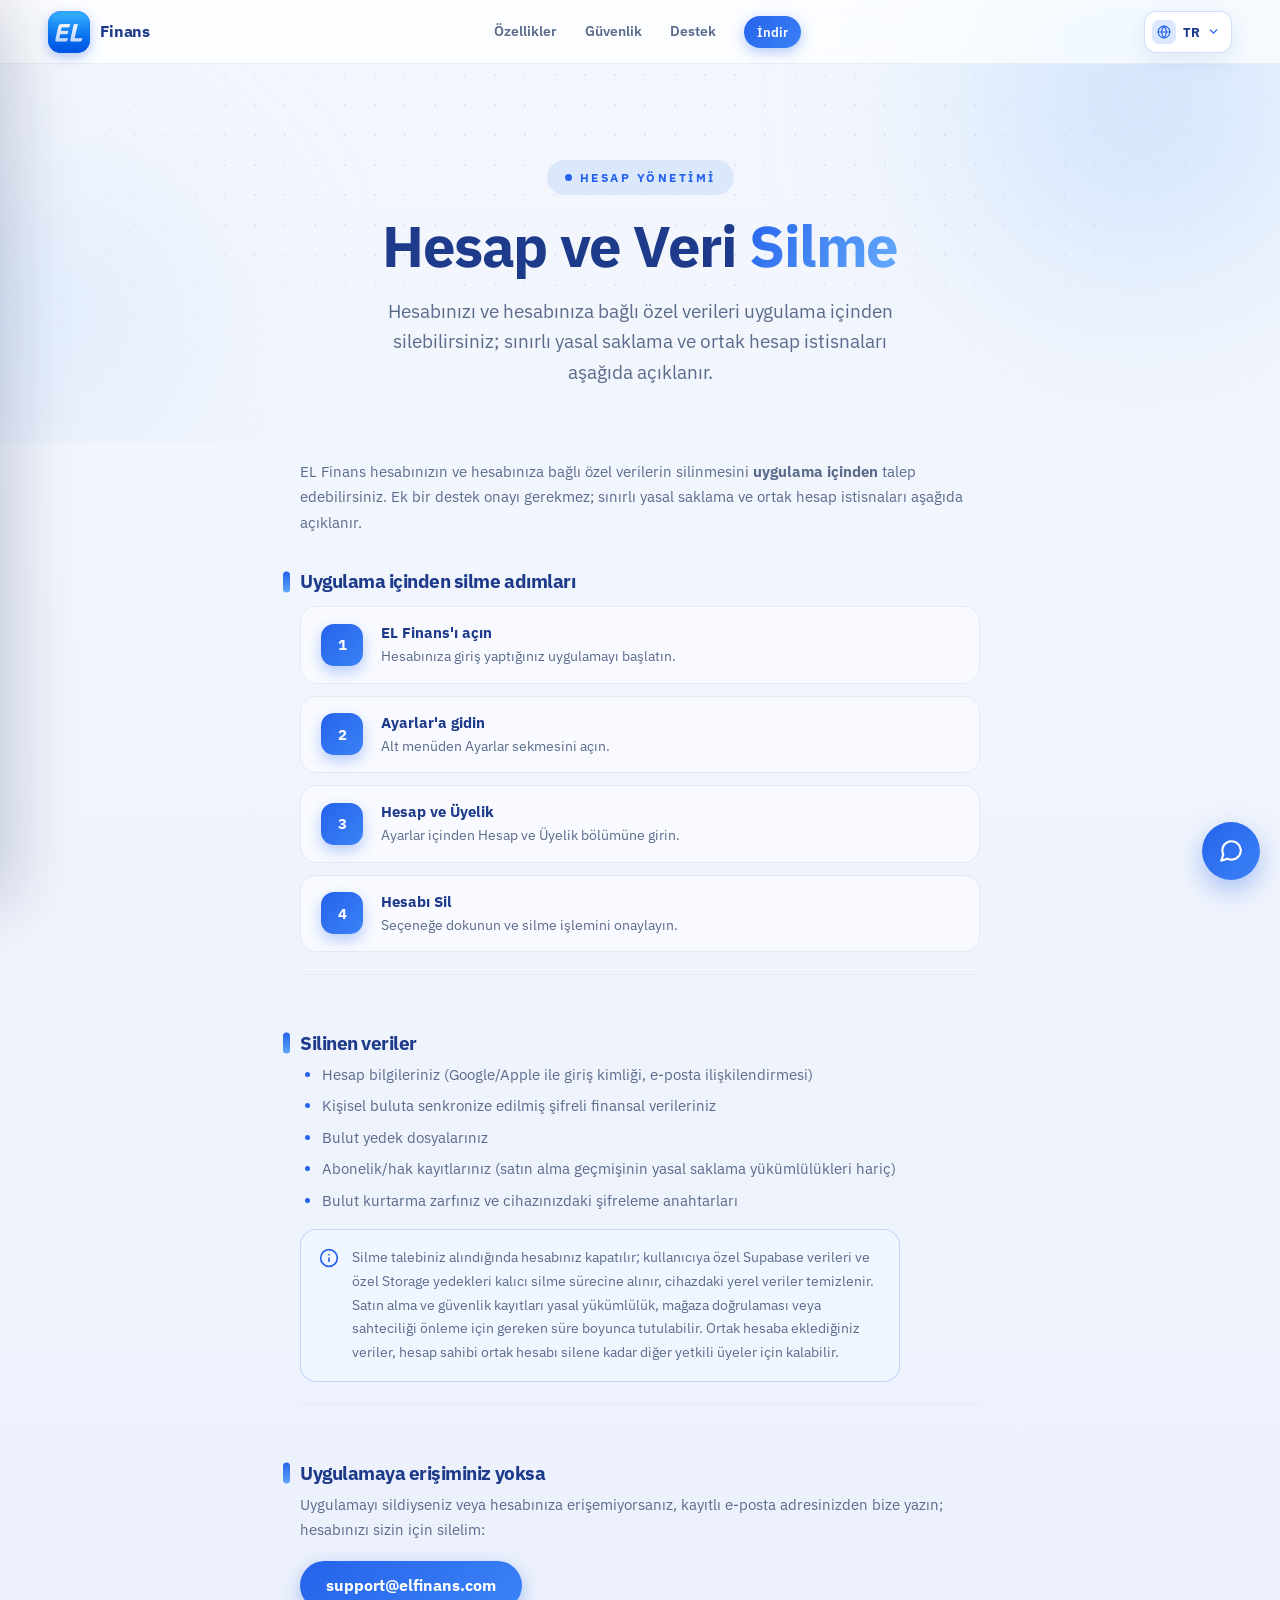
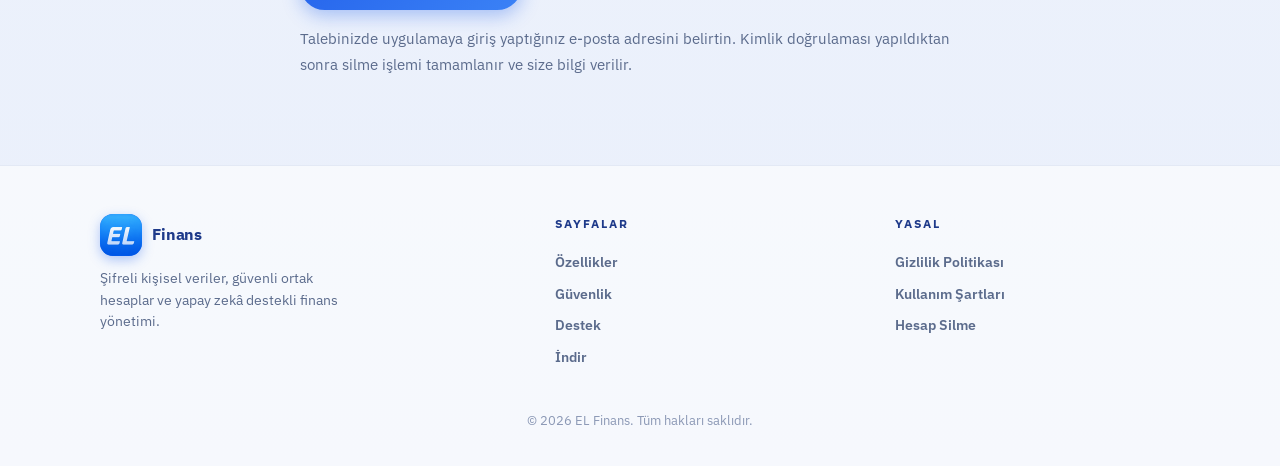
<file: account-deletion.html>
<!doctype html>
<html lang="tr" data-active-lang="tr">
<head>
  <meta charset="utf-8">
  <meta name="viewport" content="width=device-width, initial-scale=1">
  <title data-en="EL Finans - Account Deletion">EL Finans - Hesap Silme</title>
  <meta name="description" content="EL Finans hesabınızı ve hesaba bağlı verileri silme adımları ile yasal saklama istisnaları.">
  <link rel="icon" type="image/png" href="images/favicon-192.png">
  <link rel="apple-touch-icon" href="images/favicon-192.png">
  <link rel="preconnect" href="https://fonts.googleapis.com">
  <link rel="preconnect" href="https://fonts.gstatic.com" crossorigin>
  <link href="https://fonts.googleapis.com/css2?family=IBM+Plex+Sans:wght@400;500;600;700&display=swap" rel="stylesheet">
  <link rel="stylesheet" href="style.css?v=20260721-17">
</head>
<body>

<nav class="nav">
  <button type="button" class="nav-burger" aria-label="Menüyü aç" aria-expanded="false">
    <svg viewBox="0 0 24 24" fill="none" stroke="currentColor" stroke-width="2.2" stroke-linecap="round" aria-hidden="true"><path d="M4 6h16"/><path d="M4 12h16"/><path d="M4 18h16"/></svg>
  </button>
  <a class="brand" href="/" aria-label="EL Finans"><span class="brand-mark"><img src="images/logo-nav.png" alt="" width="42" height="42"></span><span class="brand-name">Finans</span></a>
  <div class="nav-links">
    <a href="/#features" data-en="Features">Özellikler</a>
    <a href="/#security" data-en="Security">Güvenlik</a>
    <a href="/support" data-en="Support">Destek</a>
    <a class="nav-cta" href="/#download" data-en="Download">İndir</a>
  </div>
  <div class="lang-switch" aria-label="Dil / Language">
    <button type="button" class="lang-toggle" aria-haspopup="listbox" aria-expanded="false">
      <svg viewBox="0 0 24 24" fill="none" stroke="currentColor" stroke-width="2" stroke-linecap="round" stroke-linejoin="round" aria-hidden="true"><circle cx="12" cy="12" r="10"/><path d="M2 12h20"/><path d="M12 2a15.3 15.3 0 0 1 4 10 15.3 15.3 0 0 1-4 10 15.3 15.3 0 0 1-4-10 15.3 15.3 0 0 1 4-10z"/></svg>
      <span class="lang-current">TR</span>
      <svg class="chev" viewBox="0 0 24 24" fill="none" stroke="currentColor" stroke-width="2.5" stroke-linecap="round" stroke-linejoin="round" aria-hidden="true"><path d="m6 9 6 6 6-6"/></svg>
    </button>
    <div class="lang-menu">
      <button type="button" data-set-lang="tr" aria-pressed="true">Türkçe</button>
      <button type="button" data-set-lang="en" aria-pressed="false">English</button>
    </div>
  </div>
</nav>

<header class="page-hero">
  <div class="hero-bg" aria-hidden="true">
    <div class="hero-dots"></div>
    <span class="orb orb-1"></span>
    <span class="orb orb-2"></span>
  </div>
  <span class="badge" data-en="Account Management">Hesap Yönetimi</span>
  <h1 data-en='Account &amp; Data <span class="accent">Deletion</span>'>Hesap ve Veri <span class="accent">Silme</span></h1>
  <p class="lede" data-en="You can request deletion of your account and account-scoped data from within the app; limited legal and shared-account retention exceptions apply.">Hesabınızı ve hesabınıza bağlı özel verileri uygulama içinden silebilirsiniz; sınırlı yasal saklama ve ortak hesap istisnaları aşağıda açıklanır.</p>
</header>

<main class="page-main">
  <article class="legal-content">
    <section data-lang="tr">
      <div class="legal-intro">
        <p>EL Finans hesabınızın ve hesabınıza bağlı özel verilerin silinmesini <strong>uygulama içinden</strong> talep edebilirsiniz. Ek bir destek onayı gerekmez; sınırlı yasal saklama ve ortak hesap istisnaları aşağıda açıklanır.</p>
      </div>
      <div class="legal-block">
        <h2>Uygulama içinden silme adımları</h2>
        <ol class="step-list">
        <li><span class="step-copy"><strong>EL Finans'ı açın</strong><span>Hesabınıza giriş yaptığınız uygulamayı başlatın.</span></span></li>
        <li><span class="step-copy"><strong>Ayarlar'a gidin</strong><span>Alt menüden Ayarlar sekmesini açın.</span></span></li>
        <li><span class="step-copy"><strong>Hesap ve Üyelik</strong><span>Ayarlar içinden Hesap ve Üyelik bölümüne girin.</span></span></li>
        <li><span class="step-copy"><strong>Hesabı Sil</strong><span>Seçeneğe dokunun ve silme işlemini onaylayın.</span></span></li>
        </ol>
      </div>
      <div class="legal-block">
        <h2>Silinen veriler</h2>
        <ul>
        <li>Hesap bilgileriniz (Google/Apple ile giriş kimliği, e-posta ilişkilendirmesi)</li>
        <li>Kişisel buluta senkronize edilmiş şifreli finansal verileriniz</li>
        <li>Bulut yedek dosyalarınız</li>
        <li>Abonelik/hak kayıtlarınız (satın alma geçmişinin yasal saklama yükümlülükleri hariç)</li>
        <li>Bulut kurtarma zarfınız ve cihazınızdaki şifreleme anahtarları</li>
        </ul>
        <div class="callout">
        <svg viewBox="0 0 24 24" fill="none" stroke="currentColor" stroke-width="2" stroke-linecap="round" stroke-linejoin="round" aria-hidden="true"><circle cx="12" cy="12" r="10"/><path d="M12 16v-4"/><path d="M12 8h.01"/></svg>
        <p>Silme talebiniz alındığında hesabınız kapatılır; kullanıcıya özel Supabase verileri ve özel Storage yedekleri kalıcı silme sürecine alınır, cihazdaki yerel veriler temizlenir. Satın alma ve güvenlik kayıtları yasal yükümlülük, mağaza doğrulaması veya sahteciliği önleme için gereken süre boyunca tutulabilir. Ortak hesaba eklediğiniz veriler, hesap sahibi ortak hesabı silene kadar diğer yetkili üyeler için kalabilir.</p>
        </div>
      </div>
      <div class="legal-block">
        <h2>Uygulamaya erişiminiz yoksa</h2>
        <p>Uygulamayı sildiyseniz veya hesabınıza erişemiyorsanız, kayıtlı e-posta adresinizden bize yazın; hesabınızı sizin için silelim:</p>
        <a class="mail-cta" href="mailto:support@elfinans.com?subject=Hesap%20Silme%20Talebi">support@elfinans.com</a>
        <p style="margin-top:16px">Talebinizde uygulamaya giriş yaptığınız e-posta adresini belirtin. Kimlik doğrulaması yapıldıktan sonra silme işlemi tamamlanır ve size bilgi verilir.</p>
      </div>
    </section>

    <section data-lang="en">
      <div class="legal-intro">
        <p>You can request deletion of your EL Finans account and account-scoped private data <strong>from within the app</strong>. No additional support approval is required; limited legal-retention and shared-account exceptions are explained below.</p>
      </div>
      <div class="legal-block">
        <h2>Deletion steps in the app</h2>
        <ol class="step-list">
        <li><span class="step-copy"><strong>Open EL Finans</strong><span>Launch the app you use to access your account.</span></span></li>
        <li><span class="step-copy"><strong>Go to Settings</strong><span>Open the Settings tab from the bottom menu.</span></span></li>
        <li><span class="step-copy"><strong>Account &amp; Membership</strong><span>Open Account &amp; Membership from Settings.</span></span></li>
        <li><span class="step-copy"><strong>Delete Account</strong><span>Tap the option and confirm the deletion.</span></span></li>
        </ol>
      </div>
      <div class="legal-block">
        <h2>Data that is deleted</h2>
        <ul>
        <li>Your account information (Google/Apple sign-in identity, email association)</li>
        <li>Your encrypted financial data synced to your personal cloud</li>
        <li>Your cloud backup files</li>
        <li>Your subscription/entitlement records (except purchase history subject to legal retention obligations)</li>
        <li>Your cloud recovery envelope and encryption keys from the device</li>
        </ul>
        <div class="callout">
        <svg viewBox="0 0 24 24" fill="none" stroke="currentColor" stroke-width="2" stroke-linecap="round" stroke-linejoin="round" aria-hidden="true"><circle cx="12" cy="12" r="10"/><path d="M12 16v-4"/><path d="M12 8h.01"/></svg>
        <p>Once your request is received, the account is closed; user-scoped Supabase data and private Storage backups enter permanent deletion, and local app data is cleared. Purchase and security records may remain for the period required by law, store verification, or fraud prevention. Data you added to a shared account may remain available to authorized members until the owner deletes that shared account.</p>
        </div>
      </div>
      <div class="legal-block">
        <h2>If you no longer have access to the app</h2>
        <p>If you deleted the app or cannot access your account, write to us from your registered email address and we will delete your account for you:</p>
        <a class="mail-cta" href="mailto:support@elfinans.com?subject=Account%20Deletion%20Request">support@elfinans.com</a>
        <p style="margin-top:16px">Include the email address you used to sign in to the app. After identity verification, the deletion is completed and you are notified.</p>
      </div>
    </section>
  </article>
</main>

<footer class="footer">
  <div class="footer-grid">
    <div class="footer-brand">
      <a class="brand" href="/" aria-label="EL Finans"><span class="brand-mark"><img src="images/logo-nav.png" alt="" width="42" height="42"></span><span class="brand-name">Finans</span></a>
      <p data-en="Encrypted personal data, secure shared accounts, and AI-powered finance management.">Şifreli kişisel veriler, güvenli ortak hesaplar ve yapay zekâ destekli finans yönetimi.</p>
    </div>
    <div class="footer-col">
      <h4 data-en="Pages">Sayfalar</h4>
      <a href="/#features" data-en="Features">Özellikler</a>
      <a href="/#security" data-en="Security">Güvenlik</a>
      <a href="/support" data-en="Support">Destek</a>
      <a href="/#download" data-en="Download">İndir</a>
    </div>
    <div class="footer-col">
      <h4 data-en="Legal">Yasal</h4>
      <a href="/privacy-policy" data-en="Privacy Policy">Gizlilik Politikası</a>
      <a href="/terms" data-en="Terms of Use">Kullanım Şartları</a>
      <a href="/account-deletion" data-en="Account Deletion">Hesap Silme</a>
    </div>
  </div>
  <div class="copy-line" data-en="© 2026 EL Finans. All rights reserved.">© 2026 EL Finans. Tüm hakları saklıdır.</div>
</footer>

<script src="script.js?v=20260721-18"></script>
</body>
</html>
</file>
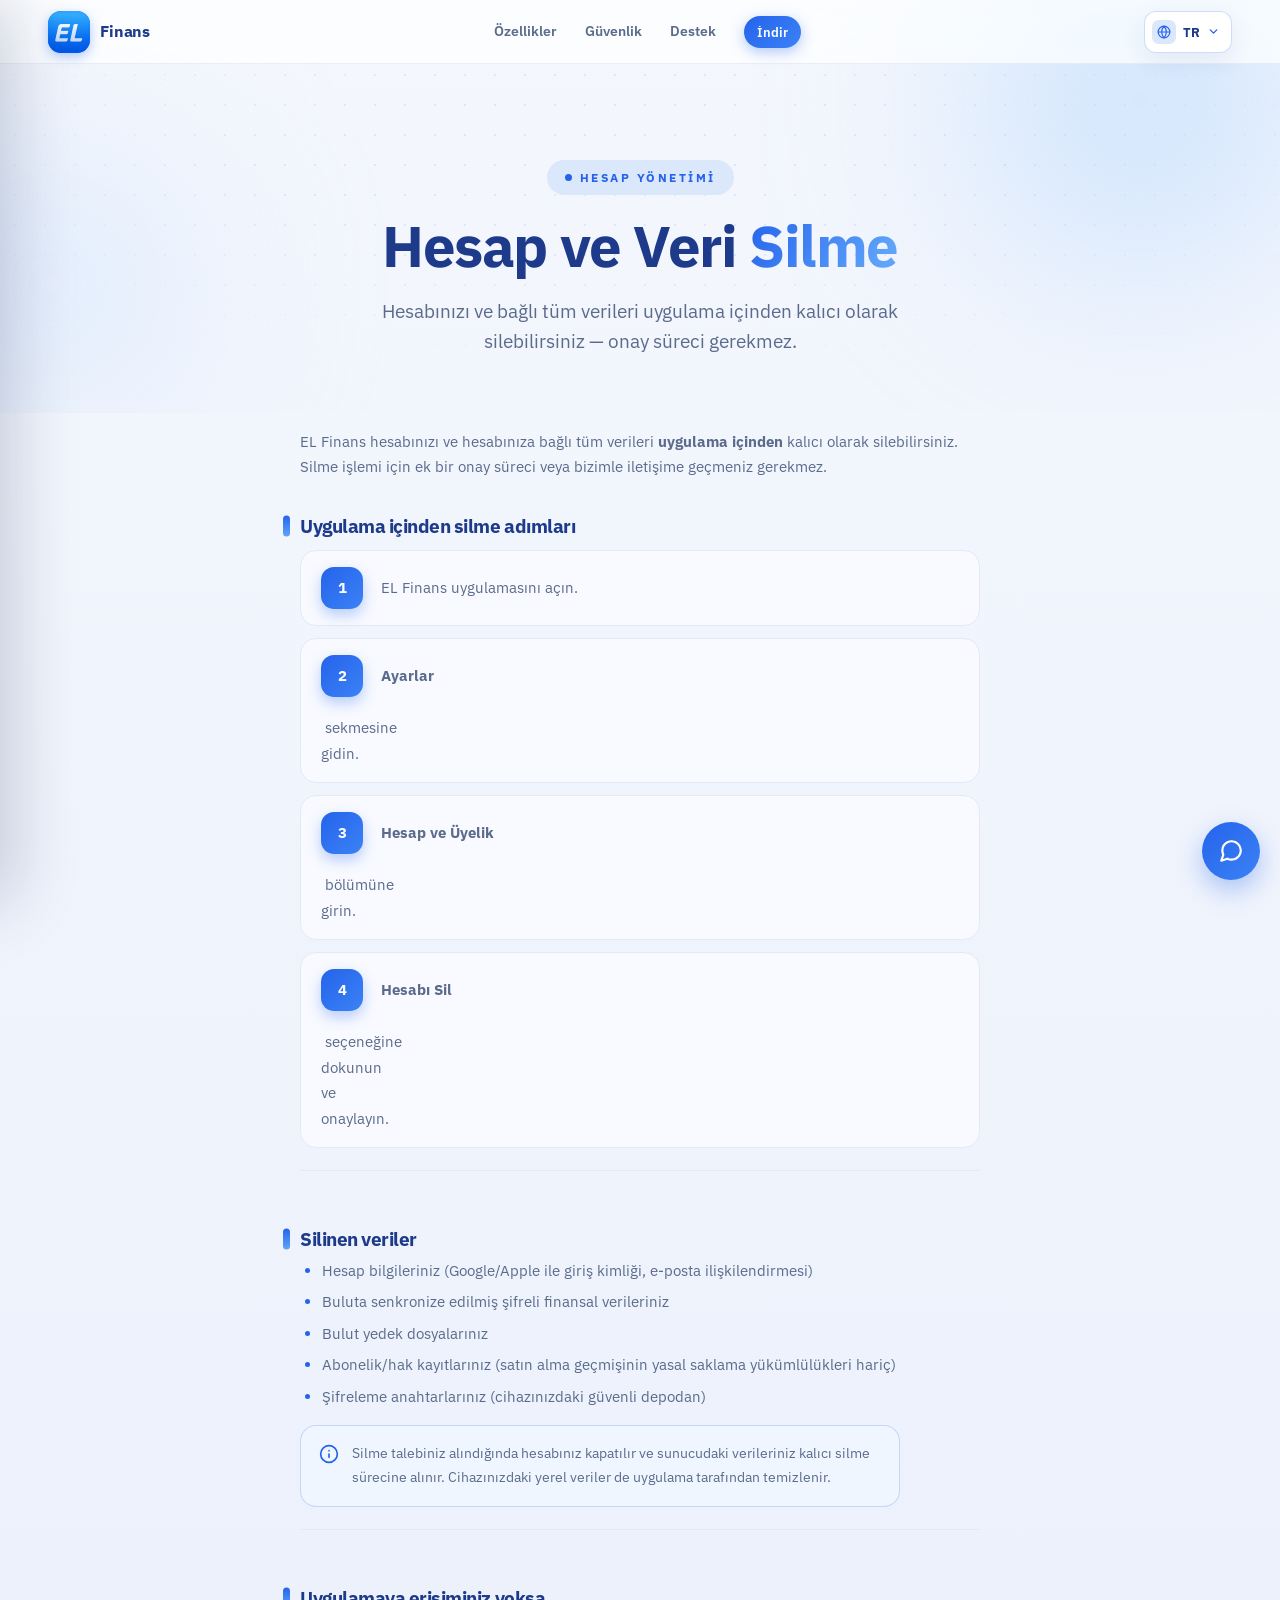
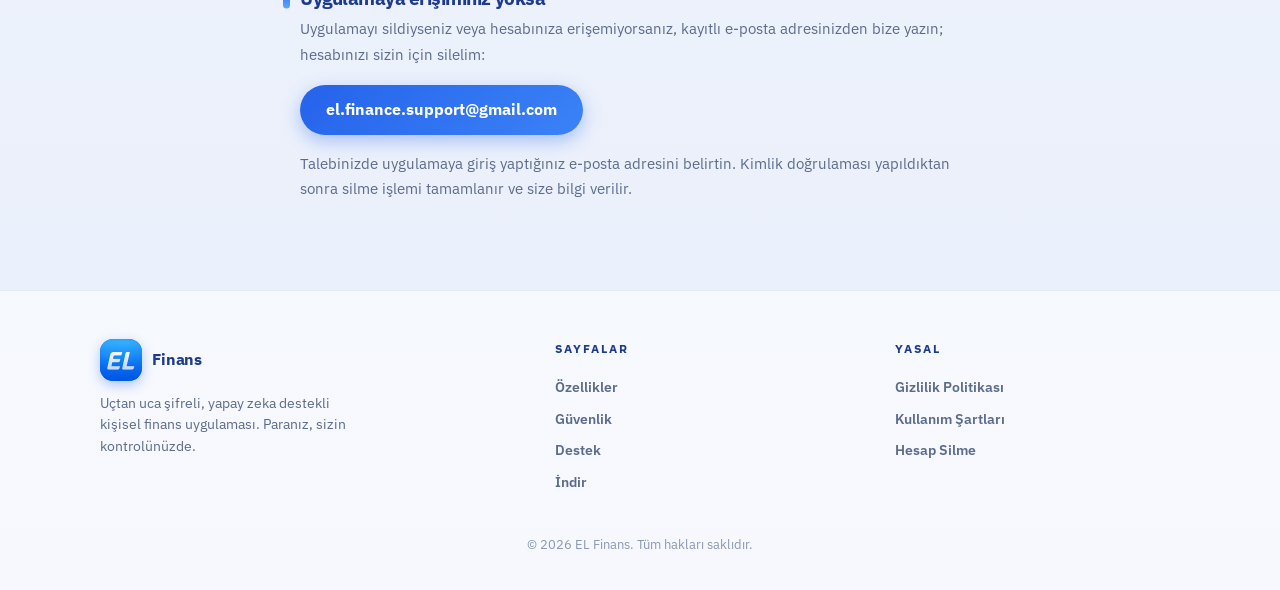
<file: hesap-silme.html>
<!doctype html>
<html lang="tr" data-active-lang="tr">
<head>
  <meta charset="utf-8">
  <meta name="viewport" content="width=device-width, initial-scale=1">
  <title data-en="EL Finans - Account Deletion">EL Finans - Hesap Silme</title>
  <meta name="description" content="EL Finans hesabınızı ve verilerinizi kalıcı olarak silme adımları.">
  <link rel="icon" type="image/png" href="images/favicon.png">
  <link rel="apple-touch-icon" href="images/favicon.png">
  <link rel="preconnect" href="https://fonts.googleapis.com">
  <link rel="preconnect" href="https://fonts.gstatic.com" crossorigin>
  <link href="https://fonts.googleapis.com/css2?family=IBM+Plex+Sans:wght@400;500;600;700&display=swap" rel="stylesheet">
  <link rel="stylesheet" href="style.css">
</head>
<body>

<nav class="nav">
  <button type="button" class="nav-burger" aria-label="Menüyü aç" aria-expanded="false">
    <svg viewBox="0 0 24 24" fill="none" stroke="currentColor" stroke-width="2.2" stroke-linecap="round" aria-hidden="true"><path d="M4 6h16"/><path d="M4 12h16"/><path d="M4 18h16"/></svg>
  </button>
  <a class="brand" href="/" aria-label="EL Finans"><span class="brand-mark"><img src="images/logo-nav.png" alt="" width="42" height="42"></span><span class="brand-name">Finans</span></a>
  <div class="nav-links">
    <a href="/#ozellikler" data-en="Features">Özellikler</a>
    <a href="/#guvenlik" data-en="Security">Güvenlik</a>
    <a href="/support" data-en="Support">Destek</a>
    <a class="nav-cta" href="/#indir" data-en="Download">İndir</a>
  </div>
  <div class="lang-switch" aria-label="Dil / Language">
    <button type="button" class="lang-toggle" aria-haspopup="listbox" aria-expanded="false">
      <svg viewBox="0 0 24 24" fill="none" stroke="currentColor" stroke-width="2" stroke-linecap="round" stroke-linejoin="round" aria-hidden="true"><circle cx="12" cy="12" r="10"/><path d="M2 12h20"/><path d="M12 2a15.3 15.3 0 0 1 4 10 15.3 15.3 0 0 1-4 10 15.3 15.3 0 0 1-4-10 15.3 15.3 0 0 1 4-10z"/></svg>
      <span class="lang-current">TR</span>
      <svg class="chev" viewBox="0 0 24 24" fill="none" stroke="currentColor" stroke-width="2.5" stroke-linecap="round" stroke-linejoin="round" aria-hidden="true"><path d="m6 9 6 6 6-6"/></svg>
    </button>
    <div class="lang-menu">
      <button type="button" data-set-lang="tr" aria-pressed="true">Türkçe</button>
      <button type="button" data-set-lang="en" aria-pressed="false">English</button>
    </div>
  </div>
</nav>

<header class="page-hero">
  <div class="hero-bg" aria-hidden="true">
    <div class="hero-dots"></div>
    <span class="orb orb-1"></span>
    <span class="orb orb-2"></span>
  </div>
  <span class="badge" data-en="Account Management">Hesap Yönetimi</span>
  <h1 data-en='Account &amp; Data <span class="accent">Deletion</span>'>Hesap ve Veri <span class="accent">Silme</span></h1>
  <p class="lede" data-en="You can permanently delete your account and all linked data from within the app — no approval process required.">Hesabınızı ve bağlı tüm verileri uygulama içinden kalıcı olarak silebilirsiniz — onay süreci gerekmez.</p>
</header>

<main class="page-main">
  <article class="legal-content">
    <section data-lang="tr">
      <div class="legal-intro">
        <p>EL Finans hesabınızı ve hesabınıza bağlı tüm verileri <strong>uygulama içinden</strong> kalıcı olarak silebilirsiniz. Silme işlemi için ek bir onay süreci veya bizimle iletişime geçmeniz gerekmez.</p>
      </div>
      <div class="legal-block">
        <h2>Uygulama içinden silme adımları</h2>
        <ol class="step-list">
        <li>EL Finans uygulamasını açın.</li>
        <li><strong>Ayarlar</strong>&nbsp;sekmesine gidin.</li>
        <li><strong>Hesap ve Üyelik</strong>&nbsp;bölümüne girin.</li>
        <li><strong>Hesabı Sil</strong>&nbsp;seçeneğine dokunun ve onaylayın.</li>
        </ol>
      </div>
      <div class="legal-block">
        <h2>Silinen veriler</h2>
        <ul>
        <li>Hesap bilgileriniz (Google/Apple ile giriş kimliği, e-posta ilişkilendirmesi)</li>
        <li>Buluta senkronize edilmiş şifreli finansal verileriniz</li>
        <li>Bulut yedek dosyalarınız</li>
        <li>Abonelik/hak kayıtlarınız (satın alma geçmişinin yasal saklama yükümlülükleri hariç)</li>
        <li>Şifreleme anahtarlarınız (cihazınızdaki güvenli depodan)</li>
        </ul>
        <div class="callout">
        <svg viewBox="0 0 24 24" fill="none" stroke="currentColor" stroke-width="2" stroke-linecap="round" stroke-linejoin="round" aria-hidden="true"><circle cx="12" cy="12" r="10"/><path d="M12 16v-4"/><path d="M12 8h.01"/></svg>
        <p>Silme talebiniz alındığında hesabınız kapatılır ve sunucudaki verileriniz kalıcı silme sürecine alınır. Cihazınızdaki yerel veriler de uygulama tarafından temizlenir.</p>
        </div>
      </div>
      <div class="legal-block">
        <h2>Uygulamaya erişiminiz yoksa</h2>
        <p>Uygulamayı sildiyseniz veya hesabınıza erişemiyorsanız, kayıtlı e-posta adresinizden bize yazın; hesabınızı sizin için silelim:</p>
        <a class="mail-cta" href="mailto:el.finance.support@gmail.com?subject=Hesap%20Silme%20Talebi">el.finance.support@gmail.com</a>
        <p style="margin-top:16px">Talebinizde uygulamaya giriş yaptığınız e-posta adresini belirtin. Kimlik doğrulaması yapıldıktan sonra silme işlemi tamamlanır ve size bilgi verilir.</p>
      </div>
    </section>

    <section data-lang="en">
      <div class="legal-intro">
        <p>You can permanently delete your EL Finans account and all data linked to it <strong>from within the app</strong>. No additional approval process or contacting us is required.</p>
      </div>
      <div class="legal-block">
        <h2>Deletion steps in the app</h2>
        <ol class="step-list">
        <li>Open the EL Finans app.</li>
        <li>Go to the <strong>Settings</strong>&nbsp;tab.</li>
        <li>Open the <strong>Account &amp; Membership</strong>&nbsp;section.</li>
        <li>Tap <strong>Delete Account</strong>&nbsp;and confirm.</li>
        </ol>
      </div>
      <div class="legal-block">
        <h2>Data that is deleted</h2>
        <ul>
        <li>Your account information (Google/Apple sign-in identity, email association)</li>
        <li>Your encrypted financial data synced to the cloud</li>
        <li>Your cloud backup files</li>
        <li>Your subscription/entitlement records (except purchase history subject to legal retention obligations)</li>
        <li>Your encryption keys (from your device's secure storage)</li>
        </ul>
        <div class="callout">
        <svg viewBox="0 0 24 24" fill="none" stroke="currentColor" stroke-width="2" stroke-linecap="round" stroke-linejoin="round" aria-hidden="true"><circle cx="12" cy="12" r="10"/><path d="M12 16v-4"/><path d="M12 8h.01"/></svg>
        <p>Once your deletion request is received, your account is closed and your server-side data enters the permanent deletion process. Local data on your device is also cleared by the app.</p>
        </div>
      </div>
      <div class="legal-block">
        <h2>If you no longer have access to the app</h2>
        <p>If you deleted the app or cannot access your account, write to us from your registered email address and we will delete your account for you:</p>
        <a class="mail-cta" href="mailto:el.finance.support@gmail.com?subject=Account%20Deletion%20Request">el.finance.support@gmail.com</a>
        <p style="margin-top:16px">Include the email address you used to sign in to the app. After identity verification, the deletion is completed and you are notified.</p>
      </div>
    </section>
  </article>
</main>

<footer class="footer">
  <div class="footer-grid">
    <div class="footer-brand">
      <a class="brand" href="/" aria-label="EL Finans"><span class="brand-mark"><img src="images/logo-nav.png" alt="" width="42" height="42"></span><span class="brand-name">Finans</span></a>
      <p data-en="End-to-end encrypted, AI-powered personal finance app. Your money, under your control.">Uçtan uca şifreli, yapay zeka destekli kişisel finans uygulaması. Paranız, sizin kontrolünüzde.</p>
    </div>
    <div class="footer-col">
      <h4 data-en="Pages">Sayfalar</h4>
      <a href="/#ozellikler" data-en="Features">Özellikler</a>
      <a href="/#guvenlik" data-en="Security">Güvenlik</a>
      <a href="/support" data-en="Support">Destek</a>
      <a href="/#indir" data-en="Download">İndir</a>
    </div>
    <div class="footer-col">
      <h4 data-en="Legal">Yasal</h4>
      <a href="/privacy-policy" data-en="Privacy Policy">Gizlilik Politikası</a>
      <a href="/terms" data-en="Terms of Use">Kullanım Şartları</a>
      <a href="/hesap-silme" data-en="Account Deletion">Hesap Silme</a>
    </div>
  </div>
  <div class="copy-line" data-en="© 2026 EL Finans. All rights reserved.">© 2026 EL Finans. Tüm hakları saklıdır.</div>
</footer>

<script src="script.js"></script>
</body>
</html>
</file>
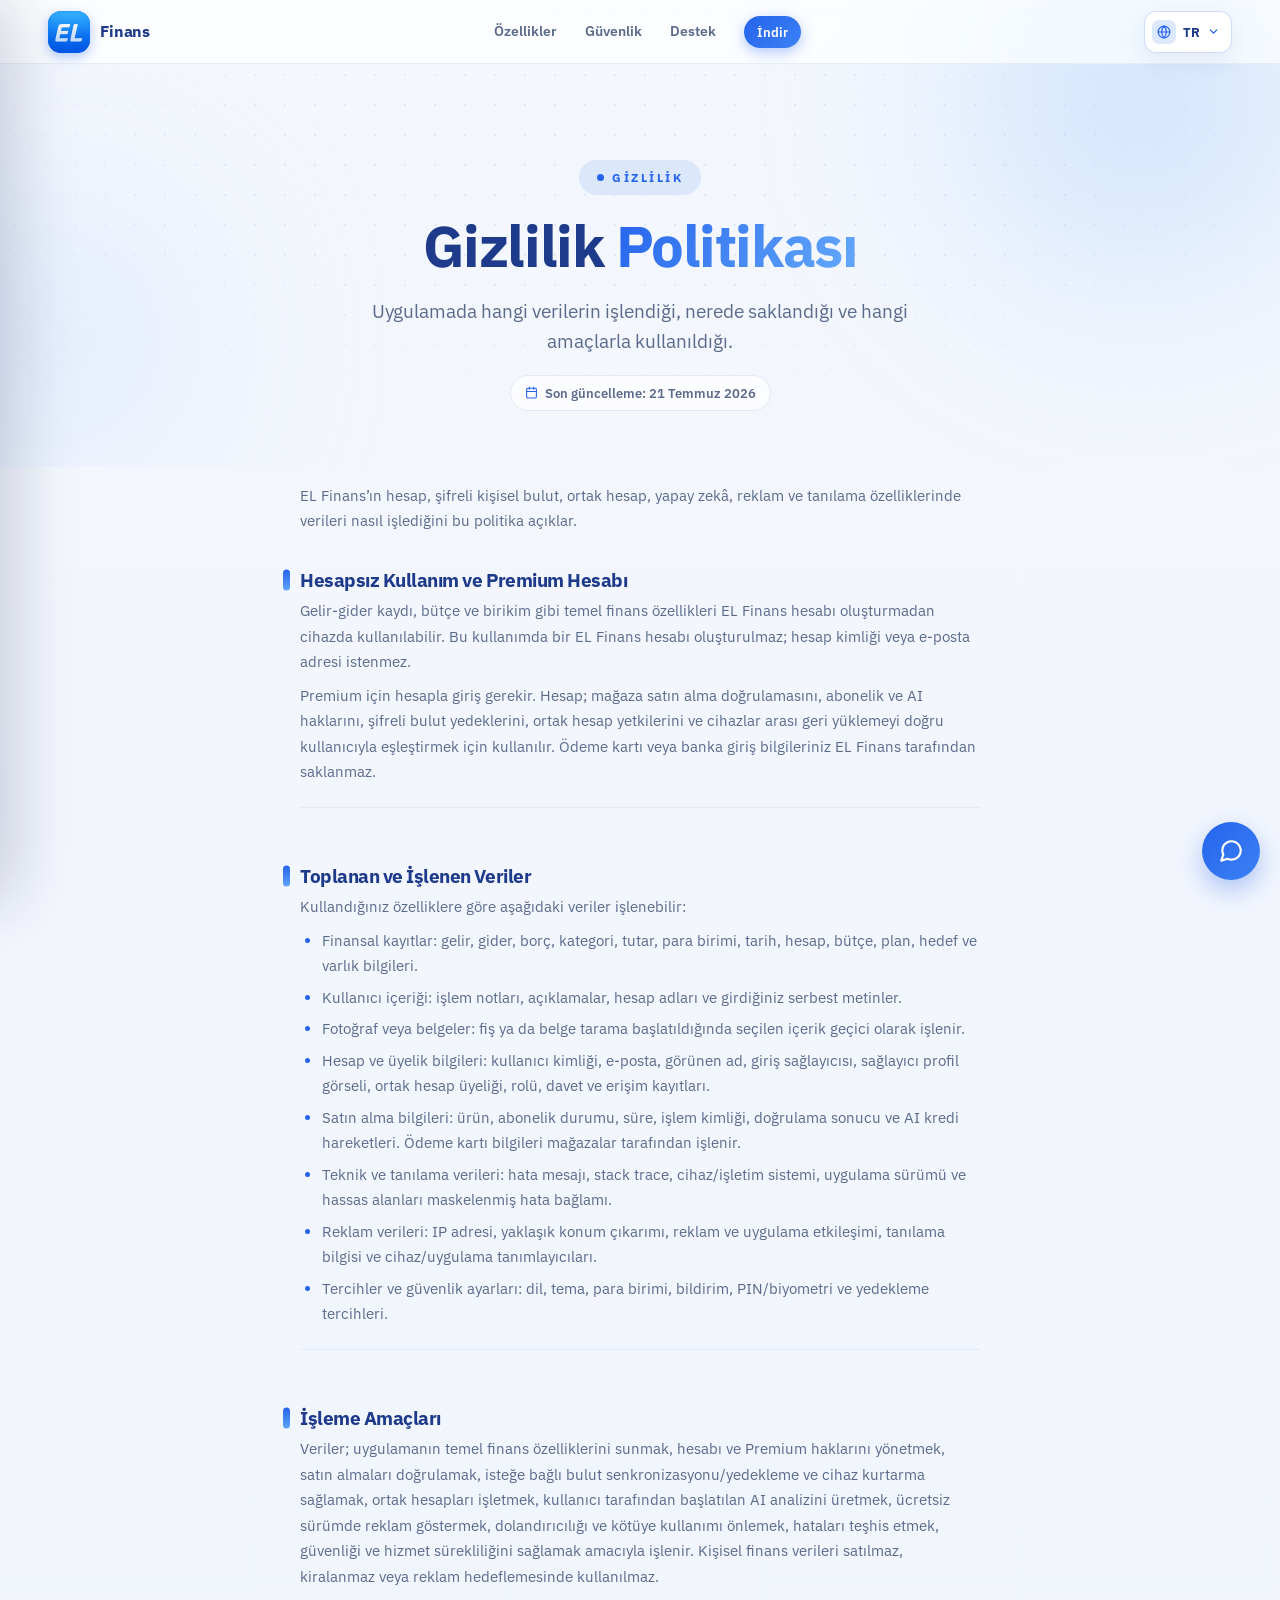
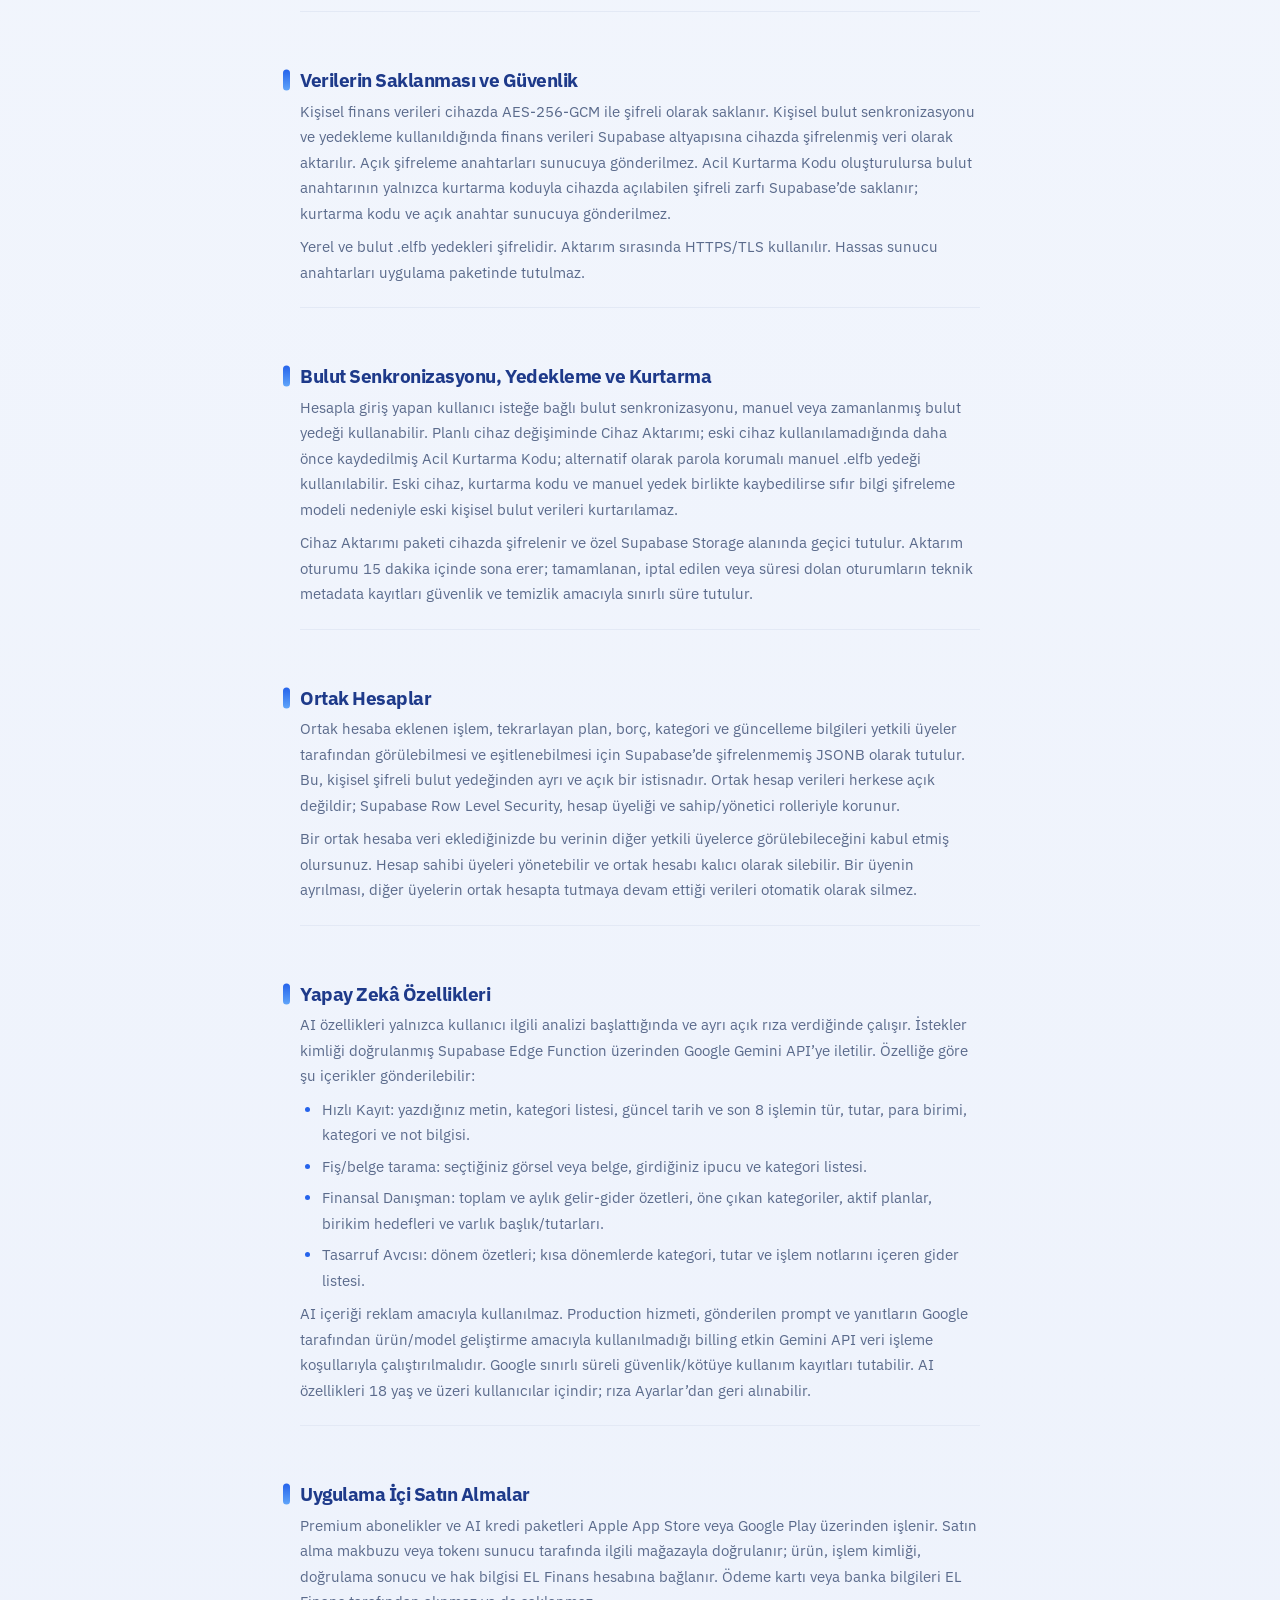
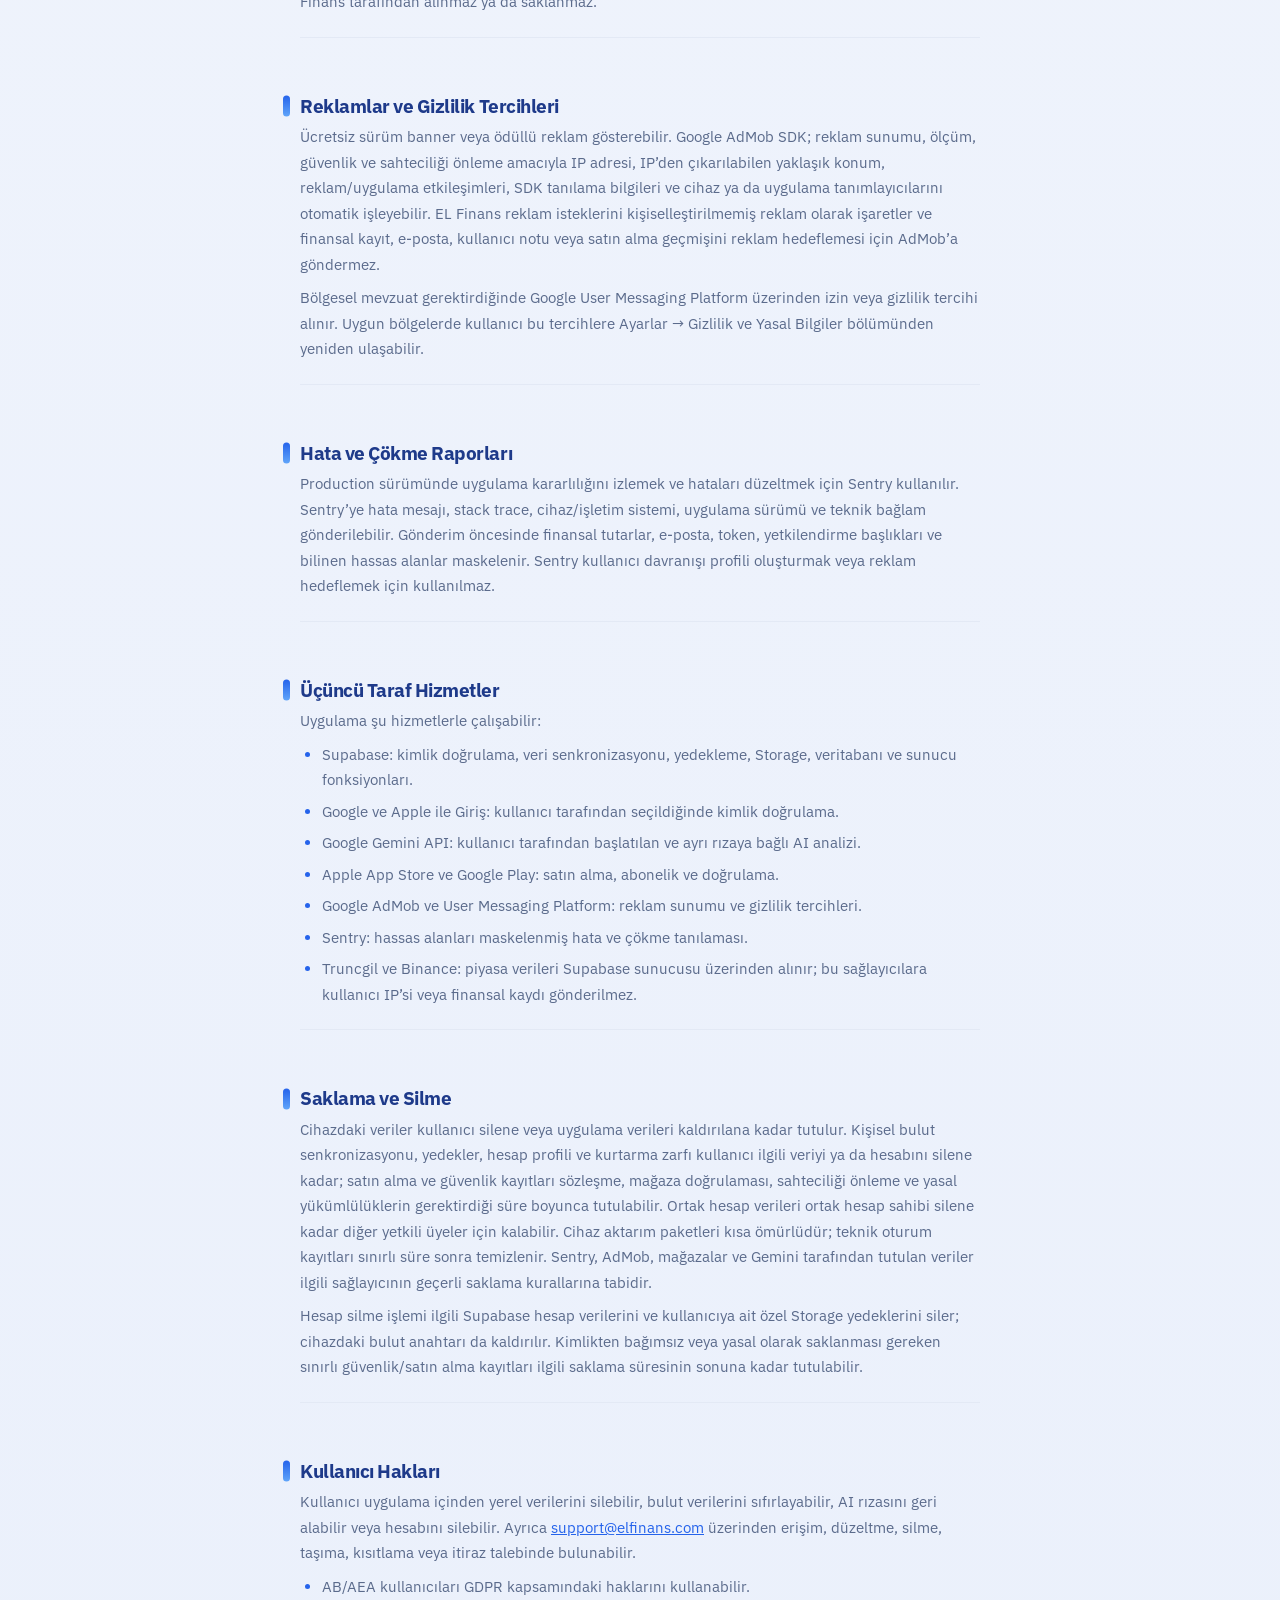
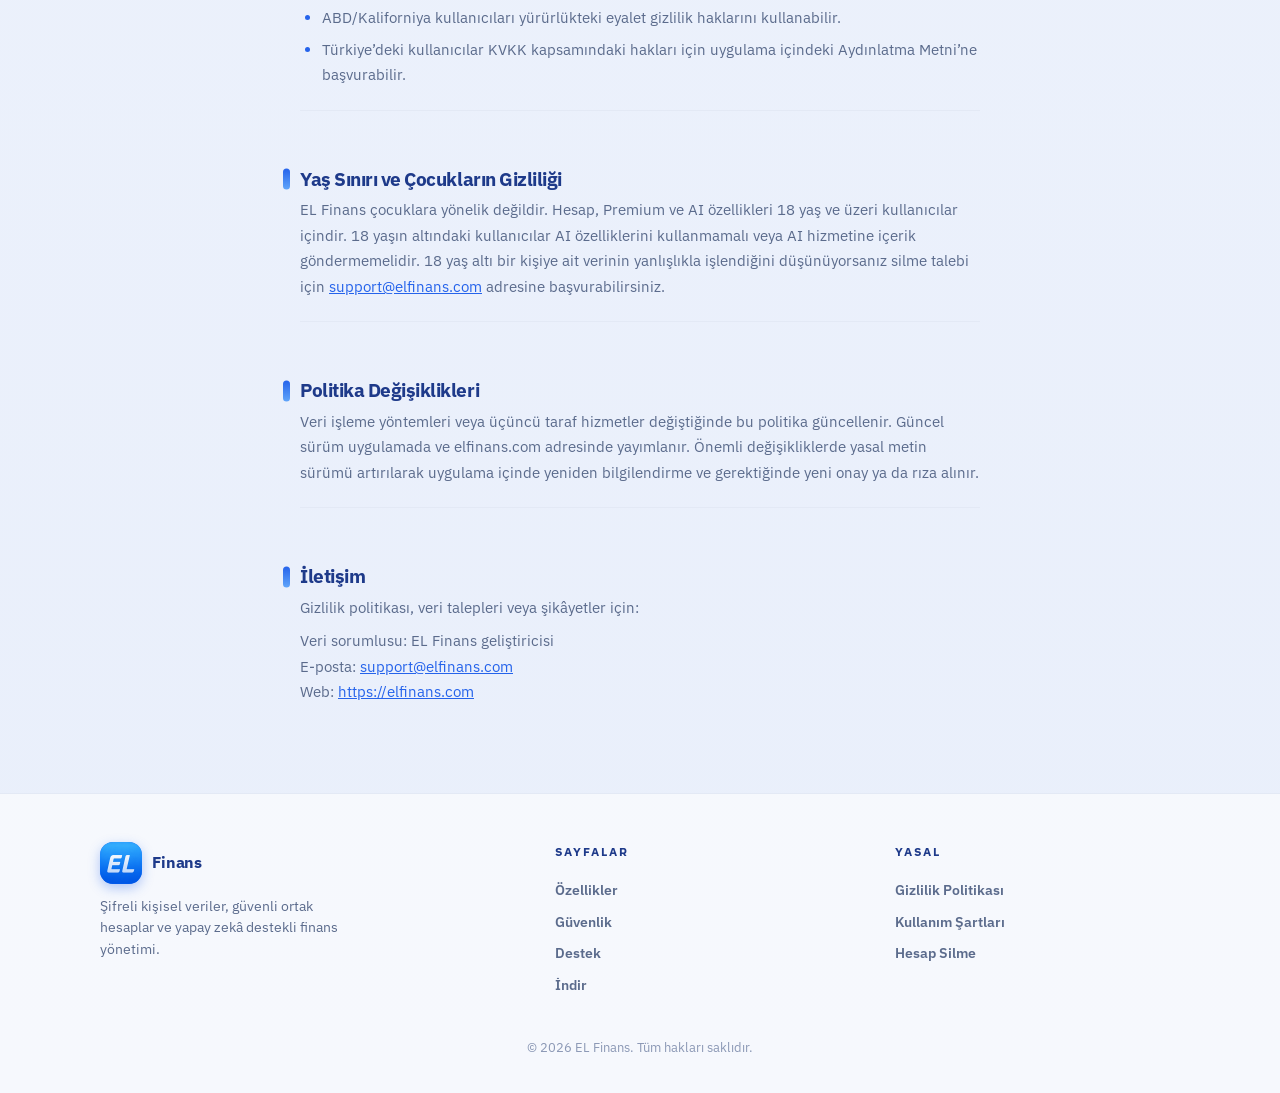
<file: privacy-policy.html>
<!doctype html>
<html lang="tr" data-active-lang="tr">
<head>
  <meta charset="utf-8">
  <meta name="viewport" content="width=device-width, initial-scale=1">
  <title data-en="EL Finans - Privacy Policy">EL Finans - Gizlilik Politikası</title>
  <meta name="description" content="EL Finans gizlilik politikası: verilerin işlenmesi, saklanması, güvenliği ve kullanıcı hakları.">
  <link rel="icon" type="image/png" href="images/favicon-192.png">
  <link rel="apple-touch-icon" href="images/favicon-192.png">
  <link rel="preconnect" href="https://fonts.googleapis.com">
  <link rel="preconnect" href="https://fonts.gstatic.com" crossorigin>
  <link href="https://fonts.googleapis.com/css2?family=IBM+Plex+Sans:wght@400;500;600;700&display=swap" rel="stylesheet">
  <link rel="stylesheet" href="style.css?v=20260721-17">
</head>
<body>

<nav class="nav">
  <button type="button" class="nav-burger" aria-label="Menüyü aç" aria-expanded="false">
    <svg viewBox="0 0 24 24" fill="none" stroke="currentColor" stroke-width="2.2" stroke-linecap="round" aria-hidden="true"><path d="M4 6h16"/><path d="M4 12h16"/><path d="M4 18h16"/></svg>
  </button>
  <a class="brand" href="/" aria-label="EL Finans"><span class="brand-mark"><img src="images/logo-nav.png" alt="" width="42" height="42"></span><span class="brand-name">Finans</span></a>
  <div class="nav-links">
    <a href="/#features" data-en="Features">Özellikler</a>
    <a href="/#security" data-en="Security">Güvenlik</a>
    <a href="/support" data-en="Support">Destek</a>
    <a class="nav-cta" href="/#download" data-en="Download">İndir</a>
  </div>
  <div class="lang-switch" aria-label="Dil / Language">
    <button type="button" class="lang-toggle" aria-haspopup="listbox" aria-expanded="false">
      <svg viewBox="0 0 24 24" fill="none" stroke="currentColor" stroke-width="2" stroke-linecap="round" stroke-linejoin="round" aria-hidden="true"><circle cx="12" cy="12" r="10"/><path d="M2 12h20"/><path d="M12 2a15.3 15.3 0 0 1 4 10 15.3 15.3 0 0 1-4 10 15.3 15.3 0 0 1-4-10 15.3 15.3 0 0 1 4-10z"/></svg>
      <span class="lang-current">TR</span>
      <svg class="chev" viewBox="0 0 24 24" fill="none" stroke="currentColor" stroke-width="2.5" stroke-linecap="round" stroke-linejoin="round" aria-hidden="true"><path d="m6 9 6 6 6-6"/></svg>
    </button>
    <div class="lang-menu">
      <button type="button" data-set-lang="tr" aria-pressed="true">Türkçe</button>
      <button type="button" data-set-lang="en" aria-pressed="false">English</button>
    </div>
  </div>
</nav>

<header class="page-hero">
  <div class="hero-bg" aria-hidden="true">
    <div class="hero-dots"></div>
    <span class="orb orb-1"></span>
    <span class="orb orb-2"></span>
  </div>
  <span class="badge" data-en="Privacy">Gizlilik</span>
  <h1 data-en='Privacy <span class="accent">Policy</span>'>Gizlilik <span class="accent">Politikası</span></h1>
  <p class="lede" data-en="What data the app processes, where it is stored and for which purposes it is used.">Uygulamada hangi verilerin işlendiği, nerede saklandığı ve hangi amaçlarla kullanıldığı.</p>
  <span class="updated"><svg viewBox="0 0 24 24" fill="none" stroke="currentColor" stroke-width="2" stroke-linecap="round" stroke-linejoin="round" aria-hidden="true"><path d="M8 2v4"/><path d="M16 2v4"/><rect width="18" height="18" x="3" y="4" rx="2"/><path d="M3 10h18"/></svg><span data-en="Last updated: July 21, 2026">Son güncelleme: 21 Temmuz 2026</span></span>
</header>

<main class="page-main">
  <article class="legal-content">
    <section data-lang="tr">
      <div class="legal-intro"><p>EL Finans’ın hesap, şifreli kişisel bulut, ortak hesap, yapay zekâ, reklam ve tanılama özelliklerinde verileri nasıl işlediğini bu politika açıklar.</p></div>
      <div class="legal-block">
        <h2>Hesapsız Kullanım ve Premium Hesabı</h2>
        <p>Gelir-gider kaydı, bütçe ve birikim gibi temel finans özellikleri EL Finans hesabı oluşturmadan cihazda kullanılabilir. Bu kullanımda bir EL Finans hesabı oluşturulmaz; hesap kimliği veya e-posta adresi istenmez.</p>
        <p>Premium için hesapla giriş gerekir. Hesap; mağaza satın alma doğrulamasını, abonelik ve AI haklarını, şifreli bulut yedeklerini, ortak hesap yetkilerini ve cihazlar arası geri yüklemeyi doğru kullanıcıyla eşleştirmek için kullanılır. Ödeme kartı veya banka giriş bilgileriniz EL Finans tarafından saklanmaz.</p>
      </div>
      <div class="legal-block">
        <h2>Toplanan ve İşlenen Veriler</h2>
        <p>Kullandığınız özelliklere göre aşağıdaki veriler işlenebilir:</p>
        <ul>
          <li>Finansal kayıtlar: gelir, gider, borç, kategori, tutar, para birimi, tarih, hesap, bütçe, plan, hedef ve varlık bilgileri.</li>
          <li>Kullanıcı içeriği: işlem notları, açıklamalar, hesap adları ve girdiğiniz serbest metinler.</li>
          <li>Fotoğraf veya belgeler: fiş ya da belge tarama başlatıldığında seçilen içerik geçici olarak işlenir.</li>
          <li>Hesap ve üyelik bilgileri: kullanıcı kimliği, e-posta, görünen ad, giriş sağlayıcısı, sağlayıcı profil görseli, ortak hesap üyeliği, rolü, davet ve erişim kayıtları.</li>
          <li>Satın alma bilgileri: ürün, abonelik durumu, süre, işlem kimliği, doğrulama sonucu ve AI kredi hareketleri. Ödeme kartı bilgileri mağazalar tarafından işlenir.</li>
          <li>Teknik ve tanılama verileri: hata mesajı, stack trace, cihaz/işletim sistemi, uygulama sürümü ve hassas alanları maskelenmiş hata bağlamı.</li>
          <li>Reklam verileri: IP adresi, yaklaşık konum çıkarımı, reklam ve uygulama etkileşimi, tanılama bilgisi ve cihaz/uygulama tanımlayıcıları.</li>
          <li>Tercihler ve güvenlik ayarları: dil, tema, para birimi, bildirim, PIN/biyometri ve yedekleme tercihleri.</li>
        </ul>
      </div>
      <div class="legal-block">
        <h2>İşleme Amaçları</h2>
        <p>Veriler; uygulamanın temel finans özelliklerini sunmak, hesabı ve Premium haklarını yönetmek, satın almaları doğrulamak, isteğe bağlı bulut senkronizasyonu/yedekleme ve cihaz kurtarma sağlamak, ortak hesapları işletmek, kullanıcı tarafından başlatılan AI analizini üretmek, ücretsiz sürümde reklam göstermek, dolandırıcılığı ve kötüye kullanımı önlemek, hataları teşhis etmek, güvenliği ve hizmet sürekliliğini sağlamak amacıyla işlenir. Kişisel finans verileri satılmaz, kiralanmaz veya reklam hedeflemesinde kullanılmaz.</p>
      </div>
      <div class="legal-block">
        <h2>Verilerin Saklanması ve Güvenlik</h2>
        <p>Kişisel finans verileri cihazda AES-256-GCM ile şifreli olarak saklanır. Kişisel bulut senkronizasyonu ve yedekleme kullanıldığında finans verileri Supabase altyapısına cihazda şifrelenmiş veri olarak aktarılır. Açık şifreleme anahtarları sunucuya gönderilmez. Acil Kurtarma Kodu oluşturulursa bulut anahtarının yalnızca kurtarma koduyla cihazda açılabilen şifreli zarfı Supabase’de saklanır; kurtarma kodu ve açık anahtar sunucuya gönderilmez.</p>
        <p>Yerel ve bulut .elfb yedekleri şifrelidir. Aktarım sırasında HTTPS/TLS kullanılır. Hassas sunucu anahtarları uygulama paketinde tutulmaz.</p>
      </div>
      <div class="legal-block">
        <h2>Bulut Senkronizasyonu, Yedekleme ve Kurtarma</h2>
        <p>Hesapla giriş yapan kullanıcı isteğe bağlı bulut senkronizasyonu, manuel veya zamanlanmış bulut yedeği kullanabilir. Planlı cihaz değişiminde Cihaz Aktarımı; eski cihaz kullanılamadığında daha önce kaydedilmiş Acil Kurtarma Kodu; alternatif olarak parola korumalı manuel .elfb yedeği kullanılabilir. Eski cihaz, kurtarma kodu ve manuel yedek birlikte kaybedilirse sıfır bilgi şifreleme modeli nedeniyle eski kişisel bulut verileri kurtarılamaz.</p>
        <p>Cihaz Aktarımı paketi cihazda şifrelenir ve özel Supabase Storage alanında geçici tutulur. Aktarım oturumu 15 dakika içinde sona erer; tamamlanan, iptal edilen veya süresi dolan oturumların teknik metadata kayıtları güvenlik ve temizlik amacıyla sınırlı süre tutulur.</p>
      </div>
      <div class="legal-block">
        <h2>Ortak Hesaplar</h2>
        <p>Ortak hesaba eklenen işlem, tekrarlayan plan, borç, kategori ve güncelleme bilgileri yetkili üyeler tarafından görülebilmesi ve eşitlenebilmesi için Supabase’de şifrelenmemiş JSONB olarak tutulur. Bu, kişisel şifreli bulut yedeğinden ayrı ve açık bir istisnadır. Ortak hesap verileri herkese açık değildir; Supabase Row Level Security, hesap üyeliği ve sahip/yönetici rolleriyle korunur.</p>
        <p>Bir ortak hesaba veri eklediğinizde bu verinin diğer yetkili üyelerce görülebileceğini kabul etmiş olursunuz. Hesap sahibi üyeleri yönetebilir ve ortak hesabı kalıcı olarak silebilir. Bir üyenin ayrılması, diğer üyelerin ortak hesapta tutmaya devam ettiği verileri otomatik olarak silmez.</p>
      </div>
      <div class="legal-block">
        <h2>Yapay Zekâ Özellikleri</h2>
        <p>AI özellikleri yalnızca kullanıcı ilgili analizi başlattığında ve ayrı açık rıza verdiğinde çalışır. İstekler kimliği doğrulanmış Supabase Edge Function üzerinden Google Gemini API’ye iletilir. Özelliğe göre şu içerikler gönderilebilir:</p>
        <ul>
          <li>Hızlı Kayıt: yazdığınız metin, kategori listesi, güncel tarih ve son 8 işlemin tür, tutar, para birimi, kategori ve not bilgisi.</li>
          <li>Fiş/belge tarama: seçtiğiniz görsel veya belge, girdiğiniz ipucu ve kategori listesi.</li>
          <li>Finansal Danışman: toplam ve aylık gelir-gider özetleri, öne çıkan kategoriler, aktif planlar, birikim hedefleri ve varlık başlık/tutarları.</li>
          <li>Tasarruf Avcısı: dönem özetleri; kısa dönemlerde kategori, tutar ve işlem notlarını içeren gider listesi.</li>
        </ul>
        <p>AI içeriği reklam amacıyla kullanılmaz. Production hizmeti, gönderilen prompt ve yanıtların Google tarafından ürün/model geliştirme amacıyla kullanılmadığı billing etkin Gemini API veri işleme koşullarıyla çalıştırılmalıdır. Google sınırlı süreli güvenlik/kötüye kullanım kayıtları tutabilir. AI özellikleri 18 yaş ve üzeri kullanıcılar içindir; rıza Ayarlar’dan geri alınabilir.</p>
      </div>
      <div class="legal-block">
        <h2>Uygulama İçi Satın Almalar</h2>
        <p>Premium abonelikler ve AI kredi paketleri Apple App Store veya Google Play üzerinden işlenir. Satın alma makbuzu veya tokenı sunucu tarafında ilgili mağazayla doğrulanır; ürün, işlem kimliği, doğrulama sonucu ve hak bilgisi EL Finans hesabına bağlanır. Ödeme kartı veya banka bilgileri EL Finans tarafından alınmaz ya da saklanmaz.</p>
      </div>
      <div class="legal-block">
        <h2>Reklamlar ve Gizlilik Tercihleri</h2>
        <p>Ücretsiz sürüm banner veya ödüllü reklam gösterebilir. Google AdMob SDK; reklam sunumu, ölçüm, güvenlik ve sahteciliği önleme amacıyla IP adresi, IP’den çıkarılabilen yaklaşık konum, reklam/uygulama etkileşimleri, SDK tanılama bilgileri ve cihaz ya da uygulama tanımlayıcılarını otomatik işleyebilir. EL Finans reklam isteklerini kişiselleştirilmemiş reklam olarak işaretler ve finansal kayıt, e-posta, kullanıcı notu veya satın alma geçmişini reklam hedeflemesi için AdMob’a göndermez.</p>
        <p>Bölgesel mevzuat gerektirdiğinde Google User Messaging Platform üzerinden izin veya gizlilik tercihi alınır. Uygun bölgelerde kullanıcı bu tercihlere Ayarlar → Gizlilik ve Yasal Bilgiler bölümünden yeniden ulaşabilir.</p>
      </div>
      <div class="legal-block">
        <h2>Hata ve Çökme Raporları</h2>
        <p>Production sürümünde uygulama kararlılığını izlemek ve hataları düzeltmek için Sentry kullanılır. Sentry’ye hata mesajı, stack trace, cihaz/işletim sistemi, uygulama sürümü ve teknik bağlam gönderilebilir. Gönderim öncesinde finansal tutarlar, e-posta, token, yetkilendirme başlıkları ve bilinen hassas alanlar maskelenir. Sentry kullanıcı davranışı profili oluşturmak veya reklam hedeflemek için kullanılmaz.</p>
      </div>
      <div class="legal-block">
        <h2>Üçüncü Taraf Hizmetler</h2>
        <p>Uygulama şu hizmetlerle çalışabilir:</p>
        <ul>
          <li>Supabase: kimlik doğrulama, veri senkronizasyonu, yedekleme, Storage, veritabanı ve sunucu fonksiyonları.</li>
          <li>Google ve Apple ile Giriş: kullanıcı tarafından seçildiğinde kimlik doğrulama.</li>
          <li>Google Gemini API: kullanıcı tarafından başlatılan ve ayrı rızaya bağlı AI analizi.</li>
          <li>Apple App Store ve Google Play: satın alma, abonelik ve doğrulama.</li>
          <li>Google AdMob ve User Messaging Platform: reklam sunumu ve gizlilik tercihleri.</li>
          <li>Sentry: hassas alanları maskelenmiş hata ve çökme tanılaması.</li>
          <li>Truncgil ve Binance: piyasa verileri Supabase sunucusu üzerinden alınır; bu sağlayıcılara kullanıcı IP’si veya finansal kaydı gönderilmez.</li>
        </ul>
      </div>
      <div class="legal-block">
        <h2>Saklama ve Silme</h2>
        <p>Cihazdaki veriler kullanıcı silene veya uygulama verileri kaldırılana kadar tutulur. Kişisel bulut senkronizasyonu, yedekler, hesap profili ve kurtarma zarfı kullanıcı ilgili veriyi ya da hesabını silene kadar; satın alma ve güvenlik kayıtları sözleşme, mağaza doğrulaması, sahteciliği önleme ve yasal yükümlülüklerin gerektirdiği süre boyunca tutulabilir. Ortak hesap verileri ortak hesap sahibi silene kadar diğer yetkili üyeler için kalabilir. Cihaz aktarım paketleri kısa ömürlüdür; teknik oturum kayıtları sınırlı süre sonra temizlenir. Sentry, AdMob, mağazalar ve Gemini tarafından tutulan veriler ilgili sağlayıcının geçerli saklama kurallarına tabidir.</p>
        <p>Hesap silme işlemi ilgili Supabase hesap verilerini ve kullanıcıya ait özel Storage yedeklerini siler; cihazdaki bulut anahtarı da kaldırılır. Kimlikten bağımsız veya yasal olarak saklanması gereken sınırlı güvenlik/satın alma kayıtları ilgili saklama süresinin sonuna kadar tutulabilir.</p>
      </div>
      <div class="legal-block">
        <h2>Kullanıcı Hakları</h2>
        <p>Kullanıcı uygulama içinden yerel verilerini silebilir, bulut verilerini sıfırlayabilir, AI rızasını geri alabilir veya hesabını silebilir. Ayrıca <a href="mailto:support@elfinans.com">support@elfinans.com</a> üzerinden erişim, düzeltme, silme, taşıma, kısıtlama veya itiraz talebinde bulunabilir.</p>
        <ul>
          <li>AB/AEA kullanıcıları GDPR kapsamındaki haklarını kullanabilir.</li>
          <li>ABD/Kaliforniya kullanıcıları yürürlükteki eyalet gizlilik haklarını kullanabilir.</li>
          <li>Türkiye’deki kullanıcılar KVKK kapsamındaki hakları için uygulama içindeki Aydınlatma Metni’ne başvurabilir.</li>
        </ul>
      </div>
      <div class="legal-block">
        <h2>Yaş Sınırı ve Çocukların Gizliliği</h2>
        <p>EL Finans çocuklara yönelik değildir. Hesap, Premium ve AI özellikleri 18 yaş ve üzeri kullanıcılar içindir. 18 yaşın altındaki kullanıcılar AI özelliklerini kullanmamalı veya AI hizmetine içerik göndermemelidir. 18 yaş altı bir kişiye ait verinin yanlışlıkla işlendiğini düşünüyorsanız silme talebi için <a href="mailto:support@elfinans.com">support@elfinans.com</a> adresine başvurabilirsiniz.</p>
      </div>
      <div class="legal-block">
        <h2>Politika Değişiklikleri</h2>
        <p>Veri işleme yöntemleri veya üçüncü taraf hizmetler değiştiğinde bu politika güncellenir. Güncel sürüm uygulamada ve elfinans.com adresinde yayımlanır. Önemli değişikliklerde yasal metin sürümü artırılarak uygulama içinde yeniden bilgilendirme ve gerektiğinde yeni onay ya da rıza alınır.</p>
      </div>
      <div class="legal-block">
        <h2>İletişim</h2>
        <p>Gizlilik politikası, veri talepleri veya şikâyetler için:</p>
        <p>Veri sorumlusu: EL Finans geliştiricisi<br>E-posta: <a href="mailto:support@elfinans.com">support@elfinans.com</a><br>Web: <a href="https://elfinans.com">https://elfinans.com</a></p>
      </div>
    </section>

    <section data-lang="en">
      <div class="legal-intro"><p>This policy explains how EL Finans processes data across account, encrypted personal cloud, shared-account, AI, advertising and diagnostics features.</p></div>
      <div class="legal-block">
        <h2>Use Without an Account and the Premium Account</h2>
        <p>Basic income/expense, budget and savings features can be used locally without creating an EL Finans account. In this mode no EL Finans account is created and no account ID or email is requested.</p>
        <p>Premium requires sign-in. The account associates store verification, subscription and AI entitlements, encrypted cloud backups, shared-account permissions and cross-device recovery with the correct user. EL Finans does not store payment-card details or online-banking credentials.</p>
      </div>
      <div class="legal-block">
        <h2>Data We Collect and Process</h2>
        <p>Depending on the features you use, the app may process:</p>
        <ul>
          <li>Financial records: income, expenses, debts, categories, amounts, currencies, dates, accounts, budgets, plans, goals and asset information.</li>
          <li>User content: transaction notes, descriptions, account names and free text you enter.</li>
          <li>Photos or documents: content selected for receipt/document scanning is processed temporarily.</li>
          <li>Account and membership information: user ID, email, display name, sign-in provider, provider profile image, shared-account membership, role, invitation and access records.</li>
          <li>Purchase information: product, subscription status and duration, transaction ID, verification result and AI-credit activity. Payment details are processed by the stores.</li>
          <li>Technical and diagnostic data: error message, stack trace, device/OS, app version and error context with sensitive fields scrubbed.</li>
          <li>Advertising data: IP address, approximate location inferred from IP, ad/app interactions, diagnostics and device/app identifiers.</li>
          <li>Preferences and security settings: language, theme, currency, notifications, PIN/biometrics and backup preferences.</li>
        </ul>
      </div>
      <div class="legal-block">
        <h2>Purposes of Processing</h2>
        <p>Data is processed to provide core finance features; manage accounts, Premium and purchases; provide optional cloud sync, backup and recovery; operate shared accounts; generate user-initiated AI analysis; show ads in the free version; prevent fraud and abuse; diagnose errors; and maintain security and service continuity. Personal financial data is not sold, rented or used for ad targeting.</p>
      </div>
      <div class="legal-block">
        <h2>Storage and Security</h2>
        <p>Personal financial data is stored on-device using AES-256-GCM encryption. When personal cloud sync or backup is used, data is encrypted on-device before transfer to Supabase. Plaintext keys are not sent to the server. If an Emergency Recovery Code is created, Supabase stores only an encrypted envelope of the cloud key; the recovery code and plaintext key are not sent to the server.</p>
        <p>Local and cloud .elfb backups are encrypted, transfers use HTTPS/TLS, and sensitive server credentials are not stored in the app package.</p>
      </div>
      <div class="legal-block">
        <h2>Cloud Sync, Backup and Recovery</h2>
        <p>Signed-in users may enable cloud sync and manual or scheduled cloud backup. Device Transfer can be used for a planned move; a previously saved Emergency Recovery Code can be used when the old device is unavailable; or a password-protected manual .elfb backup can be restored. If the old device, recovery code and manual backup are all lost, old personal cloud data cannot be recovered under the zero-knowledge design.</p>
        <p>A Device Transfer package is encrypted on-device and kept temporarily in private Supabase Storage. The session expires after 15 minutes; limited technical metadata for completed, cancelled or expired sessions is retained briefly for security and cleanup.</p>
      </div>
      <div class="legal-block">
        <h2>Shared Accounts</h2>
        <p>Transactions, recurring plans, debts, categories and update information added to a shared account are stored as unencrypted JSONB in Supabase so authorized members can view and synchronize them. This is an explicit exception separate from encrypted personal cloud backups. Shared data is not public; it is protected by Supabase Row Level Security, membership and owner/admin roles.</p>
        <p>By adding data to a shared account you acknowledge that other authorized members can view it. The owner can manage members and permanently delete the shared account. A member leaving does not automatically delete data that remaining members continue to keep in the shared account.</p>
      </div>
      <div class="legal-block">
        <h2>AI Features</h2>
        <p>AI runs only when the user starts the feature and gives separate explicit consent. Requests pass through an authenticated Supabase Edge Function to the Google Gemini API. Depending on the feature, the following may be sent:</p>
        <ul>
          <li>Quick Entry: your text, category list, current date and the type, amount, currency, category and note of the latest 8 transactions.</li>
          <li>Receipt/document scan: selected image or document, optional hint and categories.</li>
          <li>Financial Advisor: income/expense totals and monthly summaries, top categories, active plans, savings goals and asset titles/amounts.</li>
          <li>Savings Hunter: period summaries and, for short periods, expense categories, amounts and notes.</li>
        </ul>
        <p>AI content is not used for advertising by EL Finans. Production must use a billing-enabled Gemini configuration under which prompts and responses are not used by Google for product/model improvement. Google may retain limited security/abuse logs. AI features are for users aged 18 or older and consent can be withdrawn in Settings.</p>
      </div>
      <div class="legal-block">
        <h2>In-App Purchases</h2>
        <p>Premium subscriptions and AI-credit packages are processed through the Apple App Store or Google Play. A receipt or token is verified server-side with the relevant store, and the product, transaction ID, verification result and entitlement are associated with the EL Finans account. EL Finans does not receive or store payment-card or bank details.</p>
      </div>
      <div class="legal-block">
        <h2>Advertising and Privacy Choices</h2>
        <p>The free version may show banner or rewarded ads. Google Mobile Ads SDK may automatically process IP address, approximate location inferred from IP, ad/app interactions, SDK diagnostics and device/app identifiers for ad delivery, measurement, security and fraud prevention. EL Finans marks ad requests as non-personalized and does not send financial records, email, user notes or purchase history to AdMob for targeting.</p>
        <p>Where regional law requires it, consent or privacy choices are collected through Google User Messaging Platform. Eligible users can revisit these choices under Settings → Privacy and Legal Information.</p>
      </div>
      <div class="legal-block">
        <h2>Error and Crash Reports</h2>
        <p>Production releases use Sentry to monitor stability and fix errors. Error messages, stack traces, device/OS, app version and technical context may be sent. Before transmission, financial amounts, email addresses, tokens, authorization headers and known sensitive fields are scrubbed. Sentry is not used to create behavioral advertising profiles.</p>
      </div>
      <div class="legal-block">
        <h2>Third-Party Services</h2>
        <p>The app may use:</p>
        <ul>
          <li>Supabase for authentication, database, sync, backup, Storage and server functions.</li>
          <li>Google and Sign in with Apple when selected for authentication.</li>
          <li>Google Gemini API for user-initiated AI analysis subject to separate consent.</li>
          <li>Apple App Store and Google Play for purchases, subscriptions and verification.</li>
          <li>Google AdMob and User Messaging Platform for ads and privacy choices.</li>
          <li>Sentry for error/crash diagnostics with sensitive fields scrubbed.</li>
          <li>Truncgil and Binance for market data fetched by the Supabase server; these providers do not receive the user IP or financial records.</li>
        </ul>
      </div>
      <div class="legal-block">
        <h2>Retention and Deletion</h2>
        <p>On-device data remains until the user deletes it or removes app data. Personal cloud sync, backups, profile and recovery envelope remain until the relevant data or account is deleted. Purchase and security records may be retained as required for contracts, store verification, fraud prevention and legal obligations. Shared-account data may remain for authorized members until the owner deletes the shared account. Transfer packages are short-lived and technical session records are cleaned after a limited period. Data retained by Sentry, AdMob, stores and Gemini is subject to each provider’s current retention rules.</p>
        <p>Account deletion removes the related Supabase account data and private Storage backups and deletes the cloud key from the device. Limited de-identified or legally required security/purchase records may remain until the applicable retention period ends.</p>
      </div>
      <div class="legal-block">
        <h2>User Rights</h2>
        <p>Users can delete local data, reset cloud data, withdraw AI consent or delete the account in the app. Requests for access, correction, deletion, portability, restriction or objection can also be sent to <a href="mailto:support@elfinans.com">support@elfinans.com</a>.</p>
        <ul>
          <li>EEA users may exercise GDPR rights.</li>
          <li>US/California users may exercise applicable state privacy rights.</li>
          <li>Users in Türkiye can consult the in-app KVKK Notice for their rights under the KVKK.</li>
        </ul>
      </div>
      <div class="legal-block">
        <h2>Age Limit and Children’s Privacy</h2>
        <p>EL Finans is not directed to children. Account, Premium and AI features are intended for users aged 18 or older. Users under 18 must not use AI features or send content to the AI service. If you believe data relating to a person under 18 was processed by mistake, contact <a href="mailto:support@elfinans.com">support@elfinans.com</a> to request deletion.</p>
      </div>
      <div class="legal-block">
        <h2>Policy Changes</h2>
        <p>This policy is updated when processing practices or third-party services change. The current version is published in the app and at elfinans.com. For significant changes, the legal-document version is increased and users are informed again; new acceptance or consent is requested where required.</p>
      </div>
      <div class="legal-block">
        <h2>Contact</h2>
        <p>For privacy questions, data requests or complaints:</p>
        <p>Data controller: EL Finans geliştiricisi<br>Email: <a href="mailto:support@elfinans.com">support@elfinans.com</a><br>Web: <a href="https://elfinans.com">https://elfinans.com</a></p>
      </div>
    </section>
  </article>
</main>

<footer class="footer">
  <div class="footer-grid">
    <div class="footer-brand">
      <a class="brand" href="/" aria-label="EL Finans"><span class="brand-mark"><img src="images/logo-nav.png" alt="" width="42" height="42"></span><span class="brand-name">Finans</span></a>
      <p data-en="Encrypted personal data, secure shared accounts, and AI-powered finance management.">Şifreli kişisel veriler, güvenli ortak hesaplar ve yapay zekâ destekli finans yönetimi.</p>
    </div>
    <div class="footer-col">
      <h4 data-en="Pages">Sayfalar</h4>
      <a href="/#features" data-en="Features">Özellikler</a>
      <a href="/#security" data-en="Security">Güvenlik</a>
      <a href="/support" data-en="Support">Destek</a>
      <a href="/#download" data-en="Download">İndir</a>
    </div>
    <div class="footer-col">
      <h4 data-en="Legal">Yasal</h4>
      <a href="/privacy-policy" data-en="Privacy Policy">Gizlilik Politikası</a>
      <a href="/terms" data-en="Terms of Use">Kullanım Şartları</a>
      <a href="/account-deletion" data-en="Account Deletion">Hesap Silme</a>
    </div>
  </div>
  <div class="copy-line" data-en="© 2026 EL Finans. All rights reserved.">© 2026 EL Finans. Tüm hakları saklıdır.</div>
</footer>

<script src="script.js?v=20260721-18"></script>
</body>
</html>
</file>
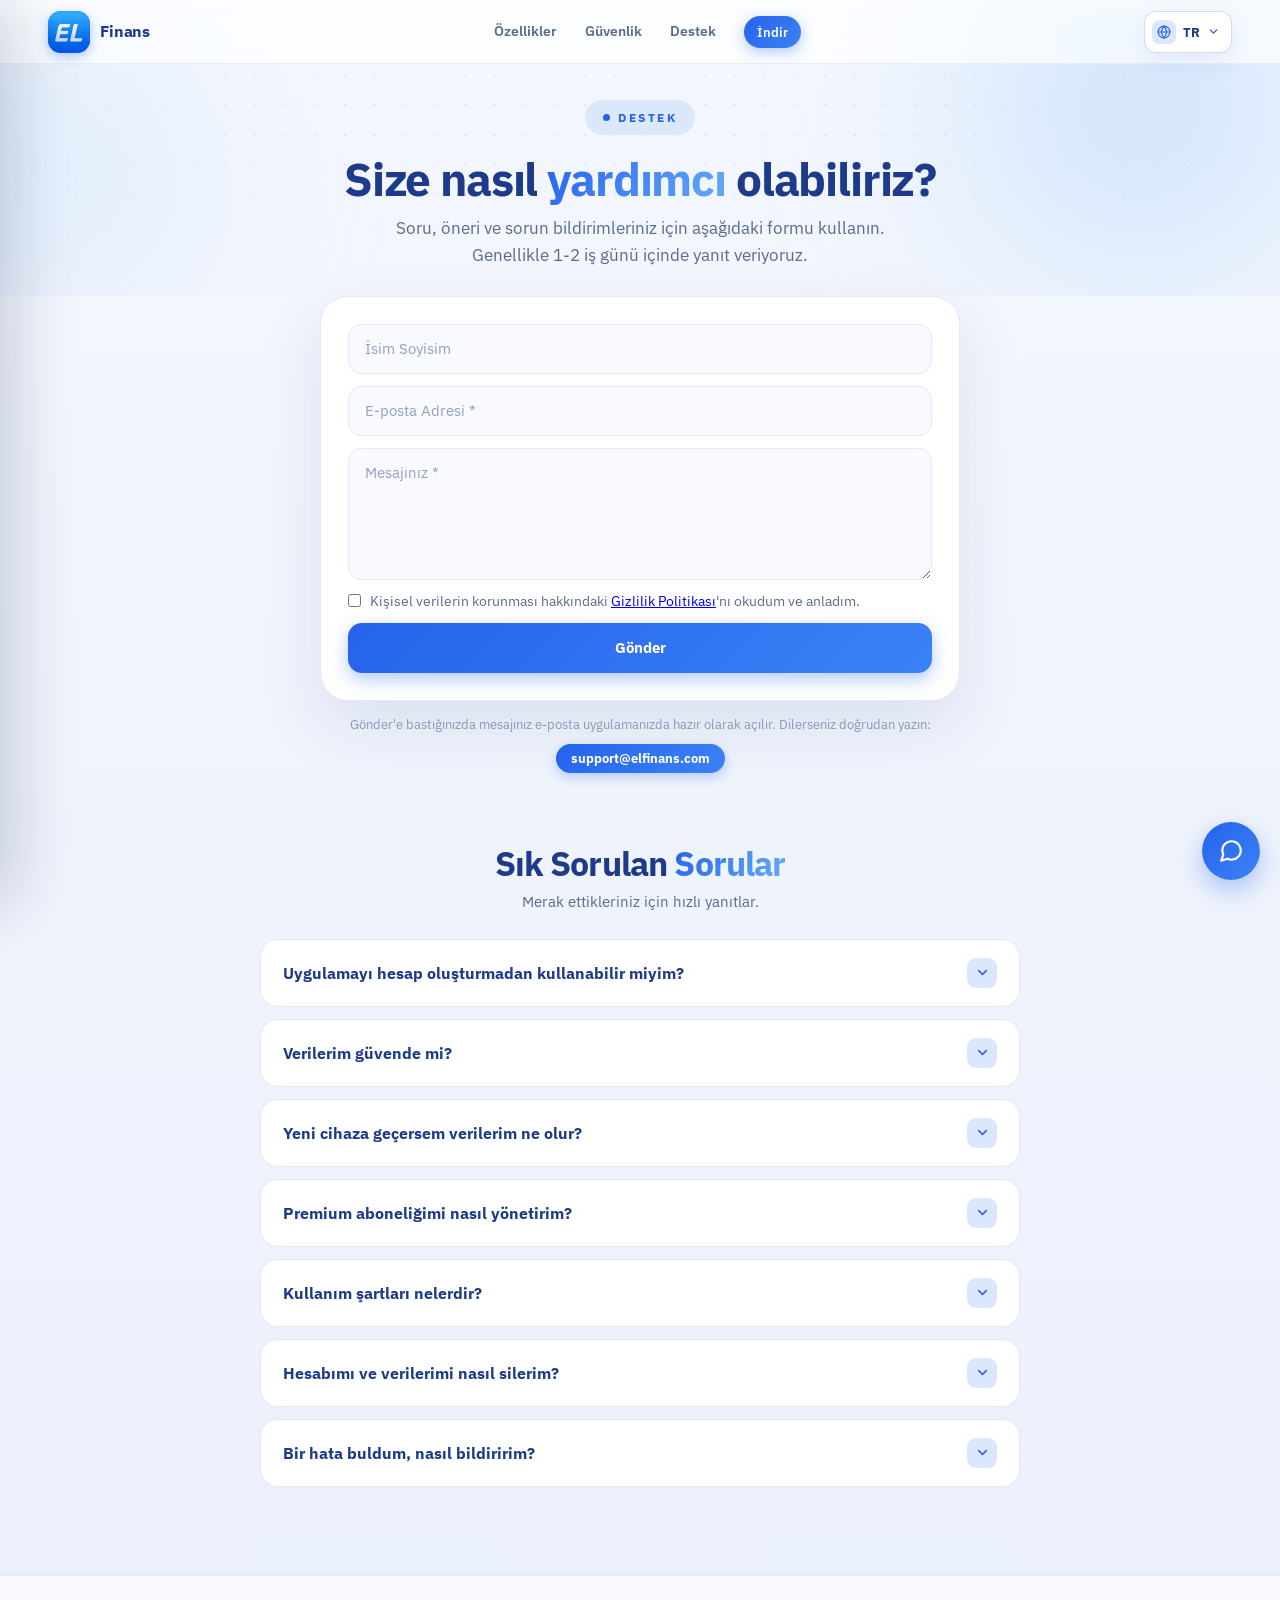
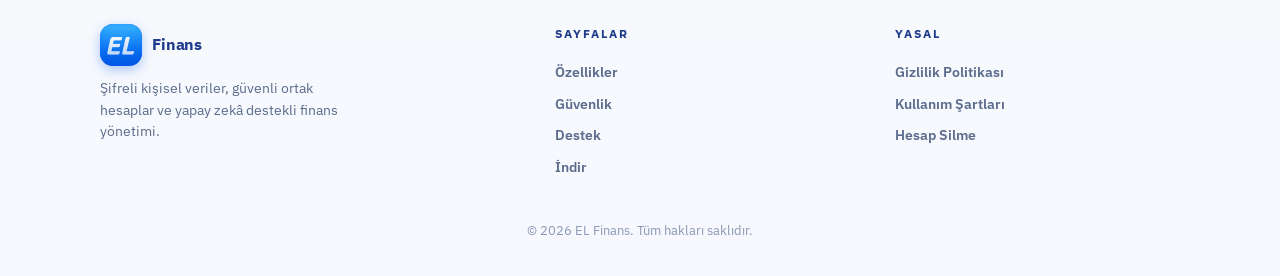
<file: support.html>
<!doctype html>
<html lang="tr" data-active-lang="tr">
<head>
  <meta charset="utf-8">
  <meta name="viewport" content="width=device-width, initial-scale=1">
  <title data-en="EL Finans - Support">EL Finans - Destek</title>
  <meta name="description" content="EL Finans destek sayfası: sık sorulan sorular ve iletişim.">
  <link rel="icon" type="image/png" href="images/favicon-192.png">
  <link rel="apple-touch-icon" href="images/favicon-192.png">
  <link rel="preconnect" href="https://fonts.googleapis.com">
  <link rel="preconnect" href="https://fonts.gstatic.com" crossorigin>
  <link href="https://fonts.googleapis.com/css2?family=IBM+Plex+Sans:wght@400;500;600;700&display=swap" rel="stylesheet">
  <link rel="stylesheet" href="style.css?v=20260721-17">
</head>
<body class="support-page">

<nav class="nav">
  <button type="button" class="nav-burger" aria-label="Menüyü aç" aria-expanded="false">
    <svg viewBox="0 0 24 24" fill="none" stroke="currentColor" stroke-width="2.2" stroke-linecap="round" aria-hidden="true"><path d="M4 6h16"/><path d="M4 12h16"/><path d="M4 18h16"/></svg>
  </button>
  <a class="brand" href="/" aria-label="EL Finans"><span class="brand-mark"><img src="images/logo-nav.png" alt="" width="42" height="42"></span><span class="brand-name">Finans</span></a>
  <div class="nav-links">
    <a href="/#features" data-en="Features">Özellikler</a>
    <a href="/#security" data-en="Security">Güvenlik</a>
    <a href="/support" data-en="Support">Destek</a>
    <a class="nav-cta" href="/#download" data-en="Download">İndir</a>
  </div>
  <div class="lang-switch" aria-label="Dil / Language">
    <button type="button" class="lang-toggle" aria-haspopup="listbox" aria-expanded="false">
      <svg viewBox="0 0 24 24" fill="none" stroke="currentColor" stroke-width="2" stroke-linecap="round" stroke-linejoin="round" aria-hidden="true"><circle cx="12" cy="12" r="10"/><path d="M2 12h20"/><path d="M12 2a15.3 15.3 0 0 1 4 10 15.3 15.3 0 0 1-4 10 15.3 15.3 0 0 1-4-10 15.3 15.3 0 0 1 4-10z"/></svg>
      <span class="lang-current">TR</span>
      <svg class="chev" viewBox="0 0 24 24" fill="none" stroke="currentColor" stroke-width="2.5" stroke-linecap="round" stroke-linejoin="round" aria-hidden="true"><path d="m6 9 6 6 6-6"/></svg>
    </button>
    <div class="lang-menu">
      <button type="button" data-set-lang="tr" aria-pressed="true">Türkçe</button>
      <button type="button" data-set-lang="en" aria-pressed="false">English</button>
    </div>
  </div>
</nav>

<header class="page-hero">
  <div class="hero-bg" aria-hidden="true">
    <div class="hero-dots"></div>
    <span class="orb orb-1"></span>
    <span class="orb orb-2"></span>
  </div>
  <span class="badge" data-en="Support">Destek</span>
  <h1 data-en='How can we <span class="accent">help</span> you?'>Size nasıl <span class="accent">yardımcı</span> olabiliriz?</h1>
  <p class="lede" data-en="Use the form below for questions, suggestions and problem reports. We usually respond within 1-2 business days.">Soru, öneri ve sorun bildirimleriniz için aşağıdaki formu kullanın. Genellikle 1-2 iş günü içinde yanıt veriyoruz.</p>
</header>

<main class="support-main">
  <section data-lang="tr">
    <div class="form-card reveal">
      <form class="contact-form">
        <input type="text" name="name" placeholder="İsim Soyisim" autocomplete="name">
        <input type="email" name="email" placeholder="E-posta Adresi *" autocomplete="email" required>
        <textarea name="message" placeholder="Mesajınız *" required></textarea>
        <label class="consent">
          <input type="checkbox" name="privacy_consent" value="accepted" required>
          <span>Kişisel verilerin korunması hakkındaki <a href="/privacy-policy" class="privacy-modal-link">Gizlilik Politikası</a>'nı okudum ve anladım.</span>
        </label>
        <button type="submit" class="send-btn">Gönder</button>
      </form>
    </div>
    <p class="contact-alt">
      <span>Gönder'e bastığınızda mesajınız e-posta uygulamanızda hazır olarak açılır. Dilerseniz doğrudan yazın:</span>
      <a class="mail-cta support-mail-cta" href="mailto:support@elfinans.com">support@elfinans.com</a>
    </p>

    <h2 class="faq-title">Sık Sorulan <span class="accent">Sorular</span></h2>
    <p class="faq-sub">Merak ettikleriniz için hızlı yanıtlar.</p>
    <div class="faq-acc stagger">
      <div class="faq-item">
        <button type="button" class="faq-q">Uygulamayı hesap oluşturmadan kullanabilir miyim?<span class="chev"><svg viewBox="0 0 24 24" fill="none" stroke="currentColor" stroke-width="2.5" stroke-linecap="round" stroke-linejoin="round" aria-hidden="true"><path d="m6 9 6 6 6-6"/></svg></span></button>
        <div class="faq-a"><p>Evet. Gelir-gider kaydı, bütçe ve birikim gibi temel finans özelliklerini EL Finans hesabı açmadan cihazınızda kullanabilirsiniz. Premium için hesap gerekir; çünkü satın alma doğrulaması, abonelik hakları, AI kullanım hakları ve kredileri, şifreli bulut yedekleri, ortak hesap yetkileri ve cihazlar arası geri yükleme doğru kullanıcıyla güvenli biçimde eşleştirilir. Ödeme kartı veya banka bilgileriniz EL Finans tarafından saklanmaz.</p></div>
      </div>
      <div class="faq-item">
        <button type="button" class="faq-q">Verilerim güvende mi?<span class="chev"><svg viewBox="0 0 24 24" fill="none" stroke="currentColor" stroke-width="2.5" stroke-linecap="round" stroke-linejoin="round" aria-hidden="true"><path d="m6 9 6 6 6-6"/></svg></span></button>
        <div class="faq-a"><p>Kişisel finans verileriniz cihazınızda ve kişisel bulut yedeklerinde AES-256-GCM ile şifrelenir; açık anahtarlar sunucuya gönderilmez. Yetkili üyelerin birlikte kullanması için ortak hesap senkronizasyon verileri şifrelenmemiş tutulur ve rol tabanlı erişimle korunur. Detaylar için <a href="/privacy-policy">Gizlilik Politikası</a>'na bakın.</p></div>
      </div>
      <div class="faq-item">
        <button type="button" class="faq-q">Yeni cihaza geçersem verilerim ne olur?<span class="chev"><svg viewBox="0 0 24 24" fill="none" stroke="currentColor" stroke-width="2.5" stroke-linecap="round" stroke-linejoin="round" aria-hidden="true"><path d="m6 9 6 6 6-6"/></svg></span></button>
        <div class="faq-a"><p>Google/Apple hesabınızla giriş yaptığınızda bulut senkronizasyonu verilerinizi getirir. Ayrıca Ayarlar'dan şifreli yedek dosyası (.elfb) oluşturup yeni cihazda geri yükleyebilirsiniz.</p></div>
      </div>
      <div class="faq-item">
        <button type="button" class="faq-q">Premium aboneliğimi nasıl yönetirim?<span class="chev"><svg viewBox="0 0 24 24" fill="none" stroke="currentColor" stroke-width="2.5" stroke-linecap="round" stroke-linejoin="round" aria-hidden="true"><path d="m6 9 6 6 6-6"/></svg></span></button>
        <div class="faq-a"><p>Premium satın alma ve geri yükleme öncesinde EL Finans hesabınızla giriş yapmanız gerekir. Abonelik ödemesi App Store veya Google Play üzerinden yönetilir; iptal için cihazınızın abonelik ayarlarını kullanın. Uygulamada abonelik ve geri yükleme seçenekleri <em>Ayarlar → Hesap ve Üyelik</em> bölümündedir.</p></div>
      </div>
      <div class="faq-item">
        <button type="button" class="faq-q">Kullanım şartları nelerdir?<span class="chev"><svg viewBox="0 0 24 24" fill="none" stroke="currentColor" stroke-width="2.5" stroke-linecap="round" stroke-linejoin="round" aria-hidden="true"><path d="m6 9 6 6 6-6"/></svg></span></button>
        <div class="faq-a"><p>Uygulamanın kullanım koşulları; kullanıcı sorumlulukları, premium üyelik, reklamlar, sorumluluk sınırı ve fikri mülkiyet gibi başlıklar <a href="/terms">Kullanım Şartları</a> sayfasında yer alır. Uygulamayı kullanmadan önce okumanızı öneririz.</p></div>
      </div>
      <div class="faq-item">
        <button type="button" class="faq-q">Hesabımı ve verilerimi nasıl silerim?<span class="chev"><svg viewBox="0 0 24 24" fill="none" stroke="currentColor" stroke-width="2.5" stroke-linecap="round" stroke-linejoin="round" aria-hidden="true"><path d="m6 9 6 6 6-6"/></svg></span></button>
        <div class="faq-a"><p>Uygulama içinden kalıcı olarak silebilirsiniz. Adımlar için <a href="/account-deletion">Hesap Silme</a> sayfasına bakın.</p></div>
      </div>
      <div class="faq-item">
        <button type="button" class="faq-q">Bir hata buldum, nasıl bildiririm?<span class="chev"><svg viewBox="0 0 24 24" fill="none" stroke="currentColor" stroke-width="2.5" stroke-linecap="round" stroke-linejoin="round" aria-hidden="true"><path d="m6 9 6 6 6-6"/></svg></span></button>
        <div class="faq-a"><p>Hatanın hangi ekranda ve hangi adımlarla oluştuğunu kısaca yazıp yukarıdaki formdan gönderin. Cihaz modeli ve işletim sistemi sürümünü eklerseniz çözüm süreci hızlanır.</p></div>
      </div>
    </div>
  </section>

  <section data-lang="en">
    <div class="form-card reveal">
      <form class="contact-form">
        <input type="text" name="name" placeholder="Full Name" autocomplete="name">
        <input type="email" name="email" placeholder="Email Address *" autocomplete="email" required>
        <textarea name="message" placeholder="Your Message *" required></textarea>
        <label class="consent">
          <input type="checkbox" name="privacy_consent" value="accepted" required>
          <span>I have read and understood the <a href="/privacy-policy" class="privacy-modal-link">Privacy Policy</a> regarding the protection of personal data.</span>
        </label>
        <button type="submit" class="send-btn">Send</button>
      </form>
    </div>
    <p class="contact-alt">
      <span>When you press Send, your message opens ready in your email app. You can also write to us:</span>
      <a class="mail-cta support-mail-cta" href="mailto:support@elfinans.com">support@elfinans.com</a>
    </p>

    <h2 class="faq-title">Frequently Asked <span class="accent">Questions</span></h2>
    <p class="faq-sub">Quick answers to common questions.</p>
    <div class="faq-acc stagger">
      <div class="faq-item">
        <button type="button" class="faq-q">Can I use the app without creating an account?<span class="chev"><svg viewBox="0 0 24 24" fill="none" stroke="currentColor" stroke-width="2.5" stroke-linecap="round" stroke-linejoin="round" aria-hidden="true"><path d="m6 9 6 6 6-6"/></svg></span></button>
        <div class="faq-a"><p>Yes. You can use basic financial features such as income and expense entries, budgets and savings locally without an EL Finans account. Premium requires an account because purchase verification, subscription entitlements, AI usage allowances and credits, encrypted cloud backups, shared-account permissions and cross-device restore must be securely associated with the correct user. EL Finans never stores your payment card or bank details.</p></div>
      </div>
      <div class="faq-item">
        <button type="button" class="faq-q">Is my data safe?<span class="chev"><svg viewBox="0 0 24 24" fill="none" stroke="currentColor" stroke-width="2.5" stroke-linecap="round" stroke-linejoin="round" aria-hidden="true"><path d="m6 9 6 6 6-6"/></svg></span></button>
        <div class="faq-a"><p>Personal financial data is protected with AES-256-GCM on-device and in personal cloud backups; plaintext keys are not sent to the server. Shared-account sync data is stored unencrypted for authorized collaboration and protected by role-based access. See the <a href="/privacy-policy">Privacy Policy</a> for details.</p></div>
      </div>
      <div class="faq-item">
        <button type="button" class="faq-q">What happens to my data if I switch to a new device?<span class="chev"><svg viewBox="0 0 24 24" fill="none" stroke="currentColor" stroke-width="2.5" stroke-linecap="round" stroke-linejoin="round" aria-hidden="true"><path d="m6 9 6 6 6-6"/></svg></span></button>
        <div class="faq-a"><p>When you sign in with your Google/Apple account, cloud sync restores your data. You can also create an encrypted backup file (.elfb) from Settings and restore it on the new device.</p></div>
      </div>
      <div class="faq-item">
        <button type="button" class="faq-q">How do I manage my premium subscription?<span class="chev"><svg viewBox="0 0 24 24" fill="none" stroke="currentColor" stroke-width="2.5" stroke-linecap="round" stroke-linejoin="round" aria-hidden="true"><path d="m6 9 6 6 6-6"/></svg></span></button>
        <div class="faq-a"><p>You must sign in to your EL Finans account before purchasing or restoring Premium. Subscription payments are managed through the App Store or Google Play; use your device's subscription settings to cancel. In the app, subscription and restore options are under <em>Settings → Account &amp; Membership</em>.</p></div>
      </div>
      <div class="faq-item">
        <button type="button" class="faq-q">What are the terms of use?<span class="chev"><svg viewBox="0 0 24 24" fill="none" stroke="currentColor" stroke-width="2.5" stroke-linecap="round" stroke-linejoin="round" aria-hidden="true"><path d="m6 9 6 6 6-6"/></svg></span></button>
        <div class="faq-a"><p>The app's terms — user responsibilities, premium membership, advertising, limitation of liability and intellectual property — are available on the <a href="/terms">Terms of Use</a> page. We recommend reading them before using the app.</p></div>
      </div>
      <div class="faq-item">
        <button type="button" class="faq-q">How do I delete my account and data?<span class="chev"><svg viewBox="0 0 24 24" fill="none" stroke="currentColor" stroke-width="2.5" stroke-linecap="round" stroke-linejoin="round" aria-hidden="true"><path d="m6 9 6 6 6-6"/></svg></span></button>
        <div class="faq-a"><p>You can delete them permanently from within the app. See the <a href="/account-deletion">Account Deletion</a> page for the steps.</p></div>
      </div>
      <div class="faq-item">
        <button type="button" class="faq-q">I found a bug — how do I report it?<span class="chev"><svg viewBox="0 0 24 24" fill="none" stroke="currentColor" stroke-width="2.5" stroke-linecap="round" stroke-linejoin="round" aria-hidden="true"><path d="m6 9 6 6 6-6"/></svg></span></button>
        <div class="faq-a"><p>Briefly describe on which screen and with which steps the bug occurs, and send it via the form above. Including your device model and OS version speeds up the resolution.</p></div>
      </div>
    </div>
  </section>
</main>

<footer class="footer">
  <div class="footer-grid">
    <div class="footer-brand">
      <a class="brand" href="/" aria-label="EL Finans"><span class="brand-mark"><img src="images/logo-nav.png" alt="" width="42" height="42"></span><span class="brand-name">Finans</span></a>
      <p data-en="Encrypted personal data, secure shared accounts, and AI-powered finance management.">Şifreli kişisel veriler, güvenli ortak hesaplar ve yapay zekâ destekli finans yönetimi.</p>
    </div>
    <div class="footer-col">
      <h4 data-en="Pages">Sayfalar</h4>
      <a href="/#features" data-en="Features">Özellikler</a>
      <a href="/#security" data-en="Security">Güvenlik</a>
      <a href="/support" data-en="Support">Destek</a>
      <a href="/#download" data-en="Download">İndir</a>
    </div>
    <div class="footer-col">
      <h4 data-en="Legal">Yasal</h4>
      <a href="/privacy-policy" data-en="Privacy Policy">Gizlilik Politikası</a>
      <a href="/terms" data-en="Terms of Use">Kullanım Şartları</a>
      <a href="/account-deletion" data-en="Account Deletion">Hesap Silme</a>
    </div>
  </div>
  <div class="copy-line" data-en="© 2026 EL Finans. All rights reserved.">© 2026 EL Finans. Tüm hakları saklıdır.</div>
</footer>

<div class="privacy-reader" id="privacy-reader" aria-hidden="true" role="dialog" aria-modal="true" aria-labelledby="privacy-reader-title">
  <div class="privacy-reader-panel">
    <div class="privacy-reader-head">
      <div>
        <span class="privacy-reader-kicker" data-en="Legal document">Yasal metin</span>
        <h2 id="privacy-reader-title" data-en="Privacy Policy">Gizlilik Politikası</h2>
      </div>
      <button class="privacy-reader-close" type="button" aria-label="Kapat" data-en-aria="Close">
        <svg viewBox="0 0 24 24" fill="none" stroke="currentColor" stroke-width="2.4" stroke-linecap="round" aria-hidden="true"><path d="M18 6 6 18M6 6l12 12"/></svg>
      </button>
    </div>
    <div class="privacy-reader-body">
      <iframe src="privacy-policy.html?embed=1" title="Gizlilik Politikası"></iframe>
    </div>
    <div class="privacy-reader-foot">
      <span class="privacy-scroll-note" data-en="Review the policy, then confirm.">Politikayı inceleyip onaylayabilirsiniz.</span>
      <button class="privacy-accept" type="button" data-en="I have read and understood">Okudum ve anladım</button>
    </div>
  </div>
</div>
<script src="script.js?v=20260721-18"></script>
</body>
</html>
</file>
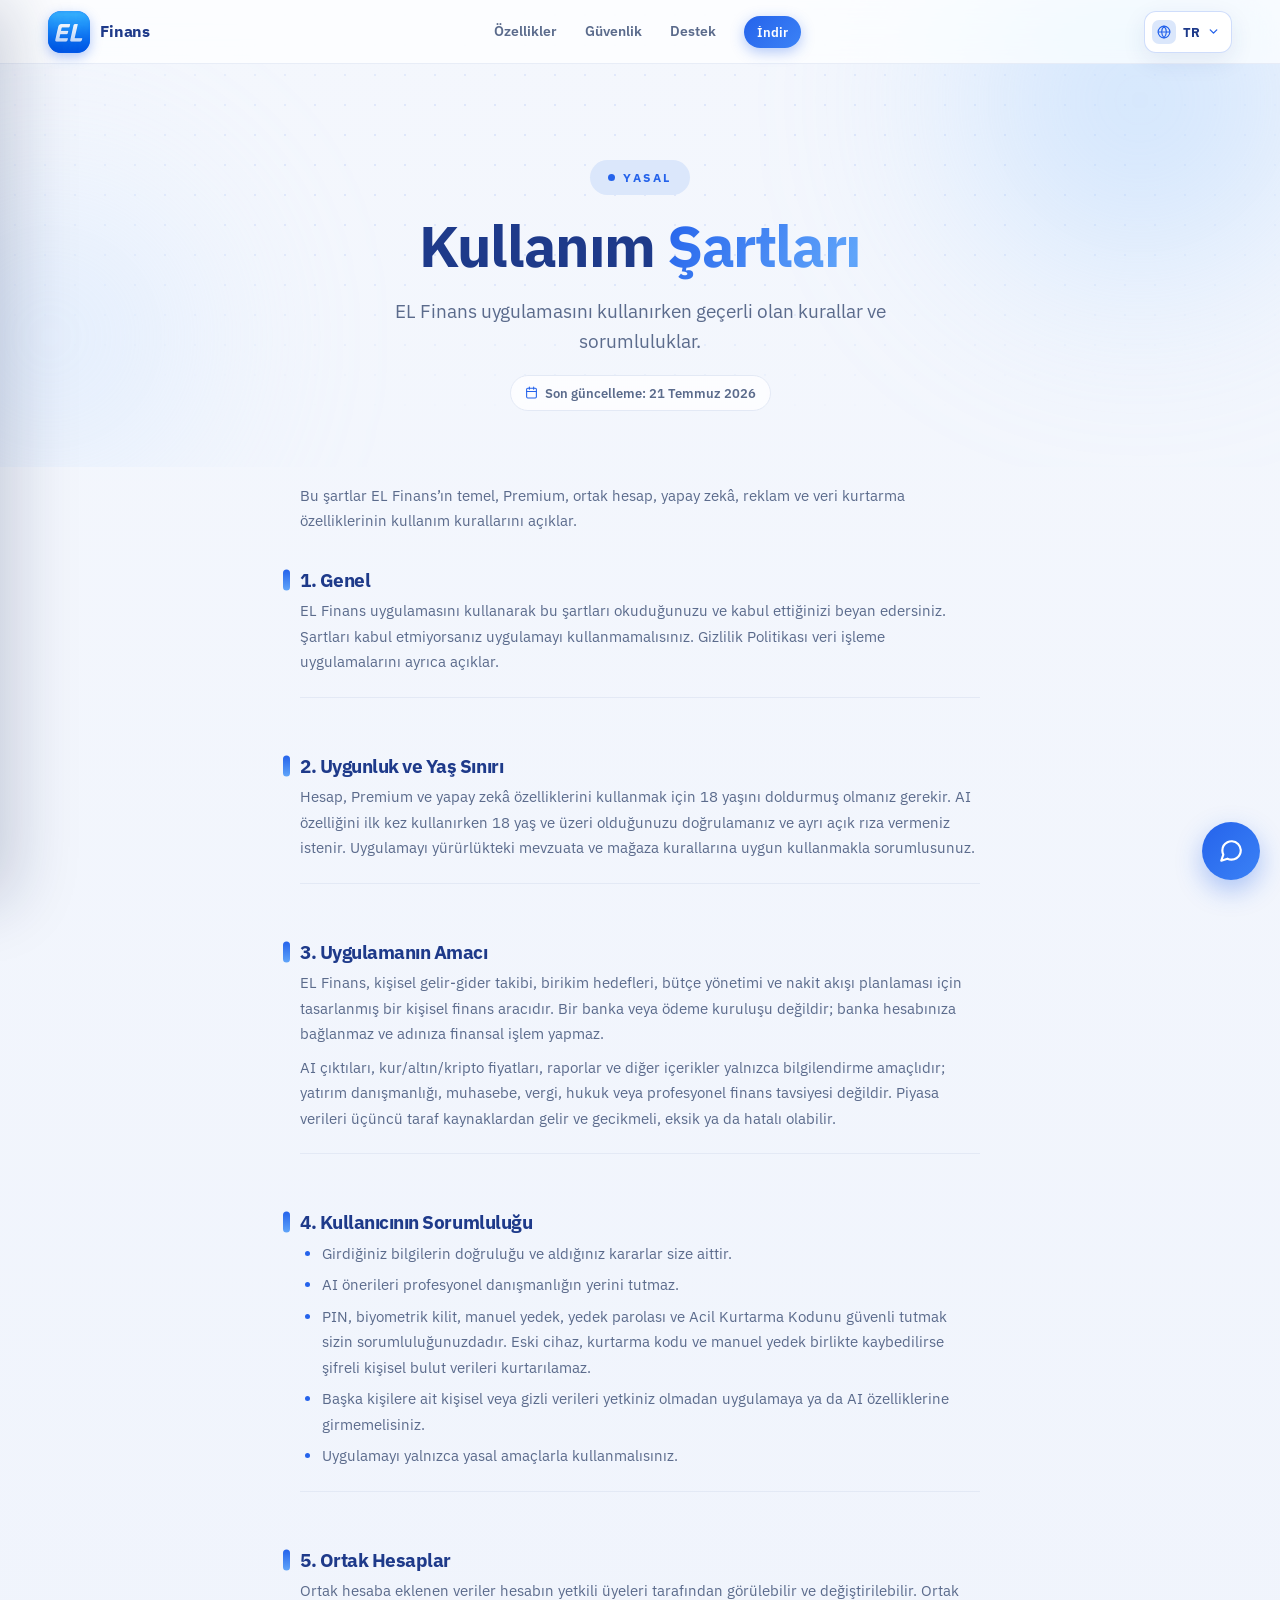
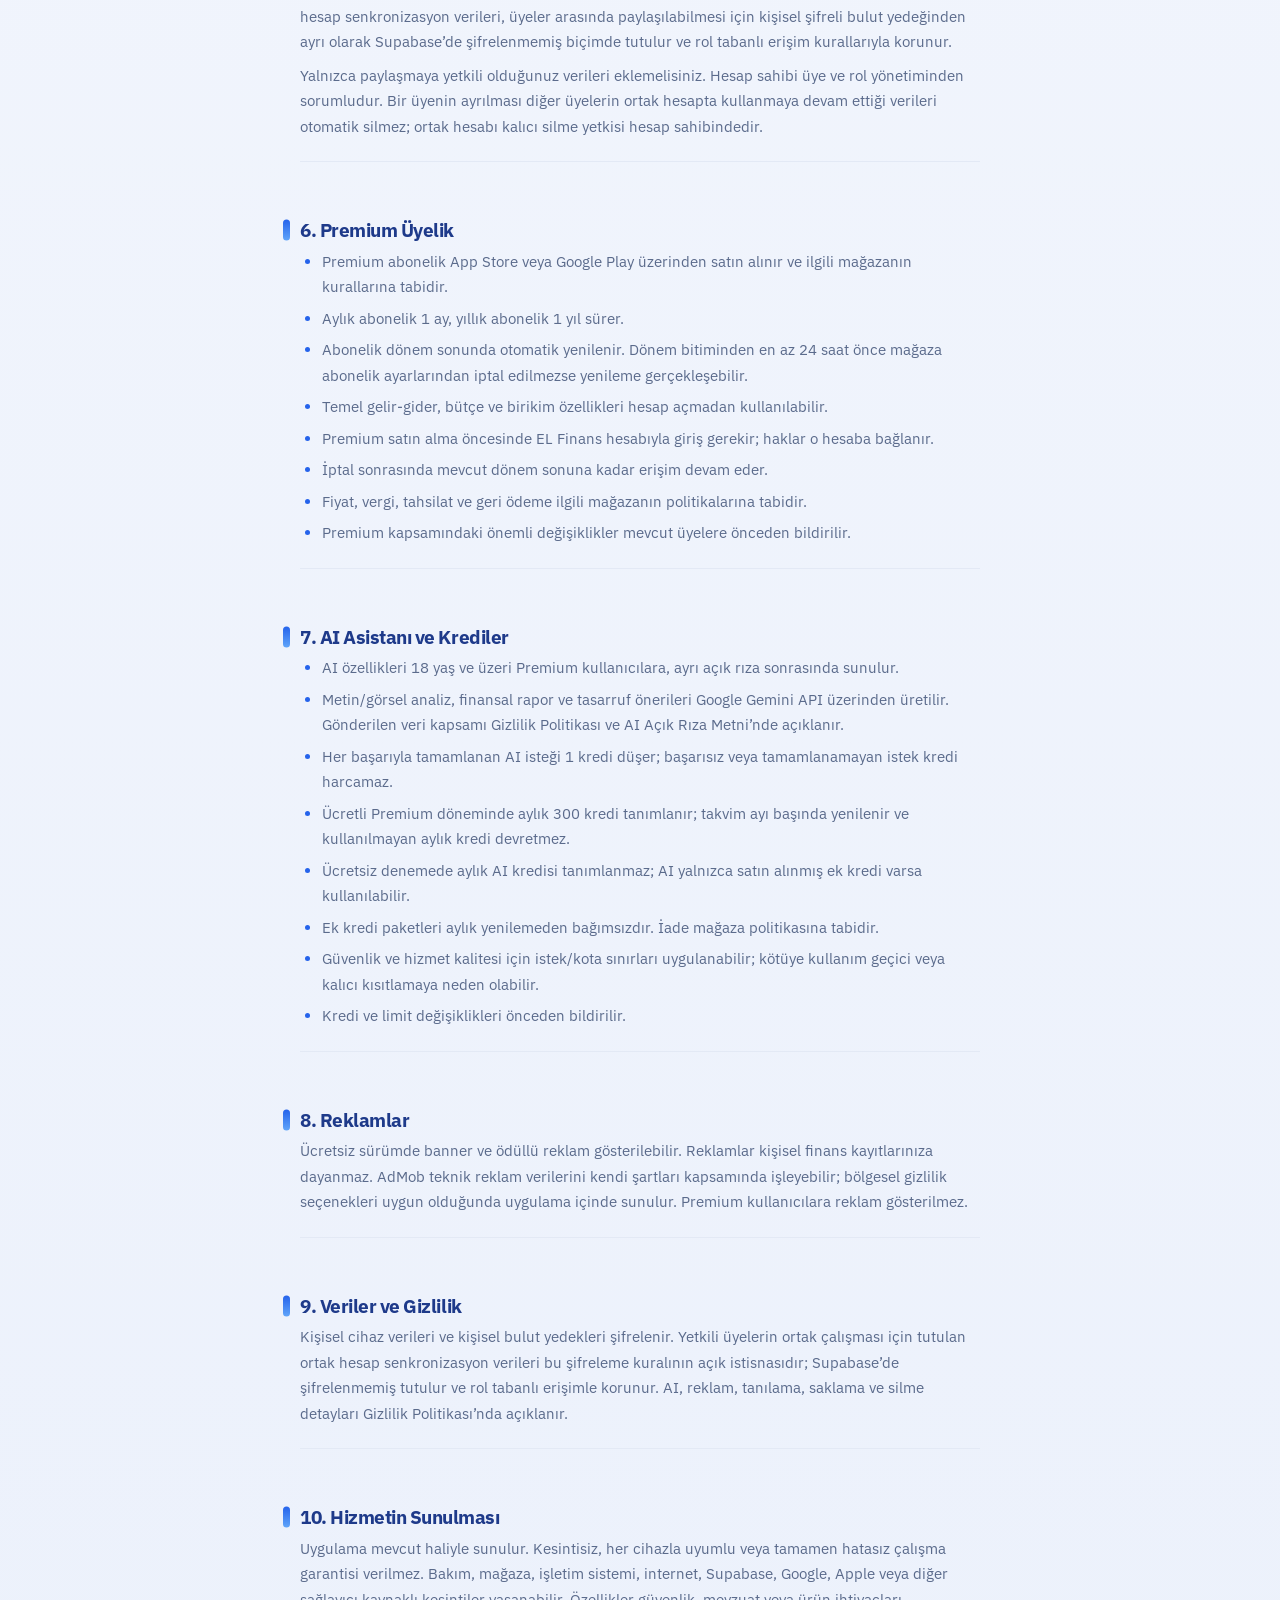
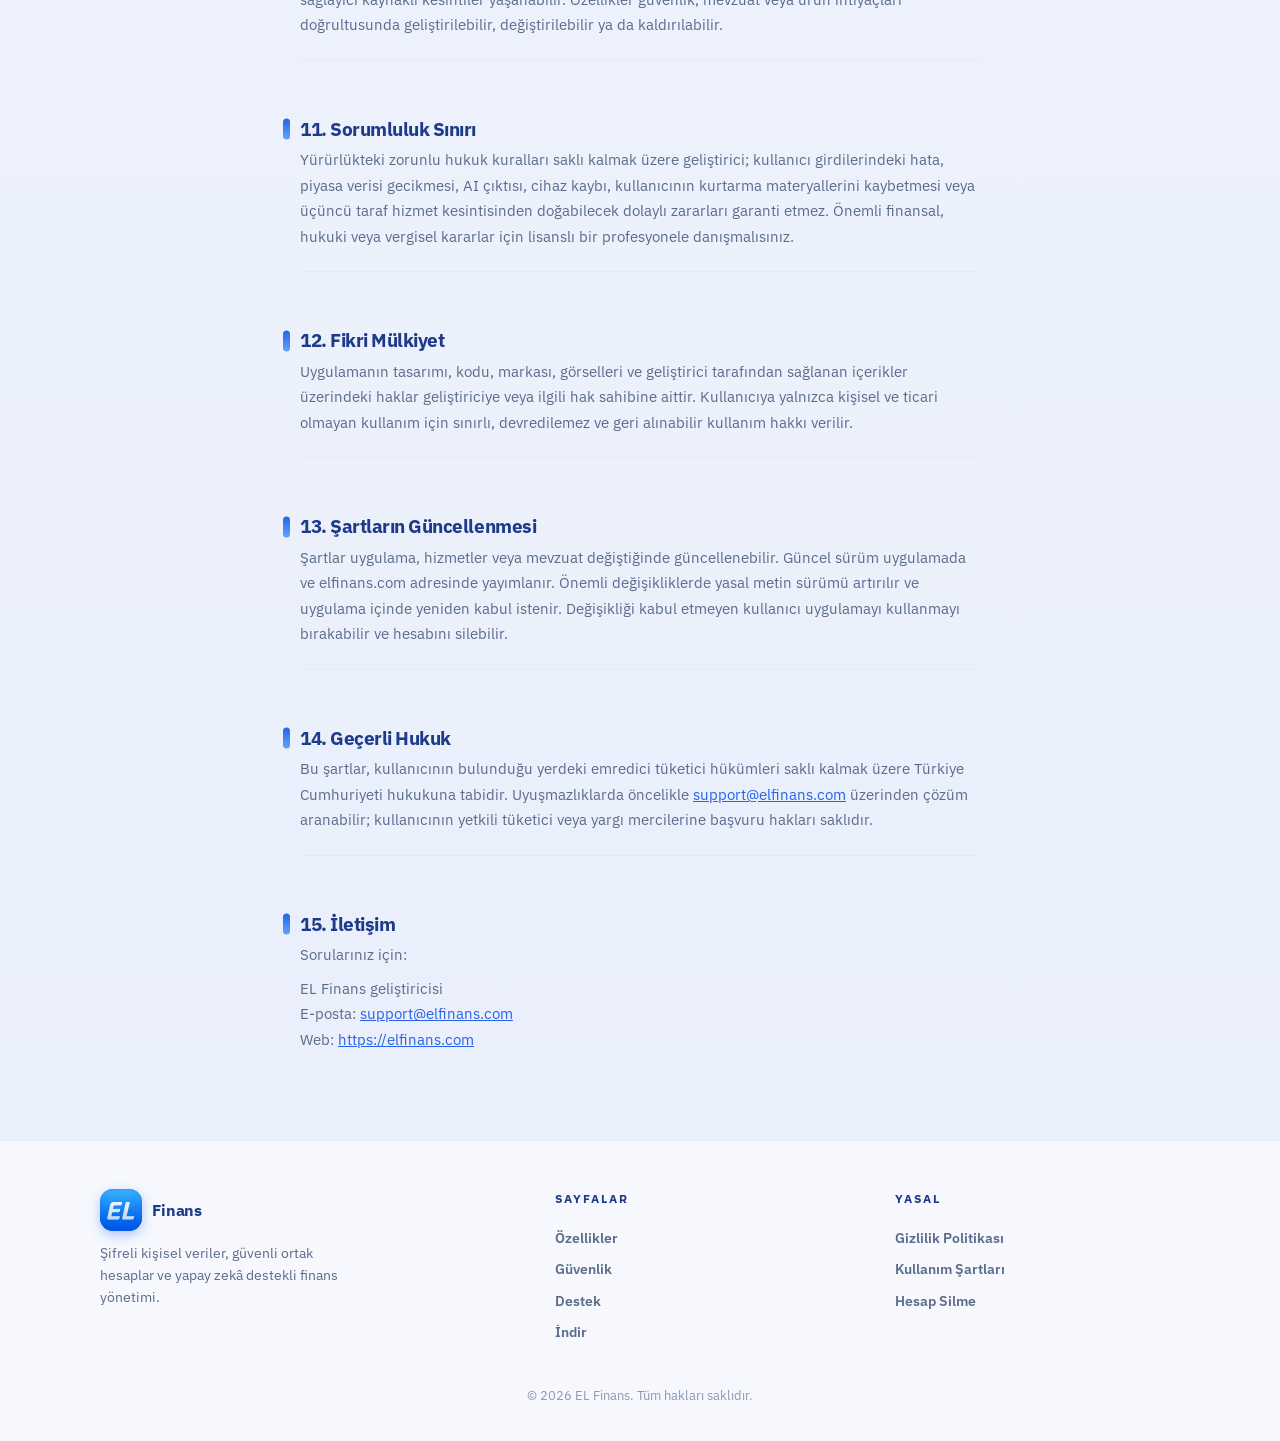
<file: terms.html>
<!doctype html>
<html lang="tr" data-active-lang="tr">
<head>
  <meta charset="utf-8">
  <meta name="viewport" content="width=device-width, initial-scale=1">
  <title data-en="EL Finans - Terms of Use">EL Finans - Kullanım Şartları</title>
  <meta name="description" content="EL Finans kullanım şartları.">
  <link rel="icon" type="image/png" href="images/favicon-192.png">
  <link rel="apple-touch-icon" href="images/favicon-192.png">
  <link rel="preconnect" href="https://fonts.googleapis.com">
  <link rel="preconnect" href="https://fonts.gstatic.com" crossorigin>
  <link href="https://fonts.googleapis.com/css2?family=IBM+Plex+Sans:wght@400;500;600;700&display=swap" rel="stylesheet">
  <link rel="stylesheet" href="style.css?v=20260721-17">
</head>
<body>

<nav class="nav">
  <button type="button" class="nav-burger" aria-label="Menüyü aç" aria-expanded="false">
    <svg viewBox="0 0 24 24" fill="none" stroke="currentColor" stroke-width="2.2" stroke-linecap="round" aria-hidden="true"><path d="M4 6h16"/><path d="M4 12h16"/><path d="M4 18h16"/></svg>
  </button>
  <a class="brand" href="/" aria-label="EL Finans"><span class="brand-mark"><img src="images/logo-nav.png" alt="" width="42" height="42"></span><span class="brand-name">Finans</span></a>
  <div class="nav-links">
    <a href="/#features" data-en="Features">Özellikler</a>
    <a href="/#security" data-en="Security">Güvenlik</a>
    <a href="/support" data-en="Support">Destek</a>
    <a class="nav-cta" href="/#download" data-en="Download">İndir</a>
  </div>
  <div class="lang-switch" aria-label="Dil / Language">
    <button type="button" class="lang-toggle" aria-haspopup="listbox" aria-expanded="false">
      <svg viewBox="0 0 24 24" fill="none" stroke="currentColor" stroke-width="2" stroke-linecap="round" stroke-linejoin="round" aria-hidden="true"><circle cx="12" cy="12" r="10"/><path d="M2 12h20"/><path d="M12 2a15.3 15.3 0 0 1 4 10 15.3 15.3 0 0 1-4 10 15.3 15.3 0 0 1-4-10 15.3 15.3 0 0 1 4-10z"/></svg>
      <span class="lang-current">TR</span>
      <svg class="chev" viewBox="0 0 24 24" fill="none" stroke="currentColor" stroke-width="2.5" stroke-linecap="round" stroke-linejoin="round" aria-hidden="true"><path d="m6 9 6 6 6-6"/></svg>
    </button>
    <div class="lang-menu">
      <button type="button" data-set-lang="tr" aria-pressed="true">Türkçe</button>
      <button type="button" data-set-lang="en" aria-pressed="false">English</button>
    </div>
  </div>
</nav>

<header class="page-hero">
  <div class="hero-bg" aria-hidden="true">
    <div class="hero-dots"></div>
    <span class="orb orb-1"></span>
    <span class="orb orb-2"></span>
  </div>
  <span class="badge" data-en="Legal">Yasal</span>
  <h1 data-en='Terms of <span class="accent">Use</span>'>Kullanım <span class="accent">Şartları</span></h1>
  <p class="lede" data-en="The rules and responsibilities that apply when using the EL Finans app.">EL Finans uygulamasını kullanırken geçerli olan kurallar ve sorumluluklar.</p>
  <span class="updated"><svg viewBox="0 0 24 24" fill="none" stroke="currentColor" stroke-width="2" stroke-linecap="round" stroke-linejoin="round" aria-hidden="true"><path d="M8 2v4"/><path d="M16 2v4"/><rect width="18" height="18" x="3" y="4" rx="2"/><path d="M3 10h18"/></svg><span data-en="Last updated: July 21, 2026">Son güncelleme: 21 Temmuz 2026</span></span>
</header>

<main class="page-main">
  <article class="legal-content">
    <section data-lang="tr">
      <div class="legal-intro"><p>Bu şartlar EL Finans’ın temel, Premium, ortak hesap, yapay zekâ, reklam ve veri kurtarma özelliklerinin kullanım kurallarını açıklar.</p></div>
      <div class="legal-block">
        <h2>1. Genel</h2>
        <p>EL Finans uygulamasını kullanarak bu şartları okuduğunuzu ve kabul ettiğinizi beyan edersiniz. Şartları kabul etmiyorsanız uygulamayı kullanmamalısınız. Gizlilik Politikası veri işleme uygulamalarını ayrıca açıklar.</p>
      </div>
      <div class="legal-block">
        <h2>2. Uygunluk ve Yaş Sınırı</h2>
        <p>Hesap, Premium ve yapay zekâ özelliklerini kullanmak için 18 yaşını doldurmuş olmanız gerekir. AI özelliğini ilk kez kullanırken 18 yaş ve üzeri olduğunuzu doğrulamanız ve ayrı açık rıza vermeniz istenir. Uygulamayı yürürlükteki mevzuata ve mağaza kurallarına uygun kullanmakla sorumlusunuz.</p>
      </div>
      <div class="legal-block">
        <h2>3. Uygulamanın Amacı</h2>
        <p>EL Finans, kişisel gelir-gider takibi, birikim hedefleri, bütçe yönetimi ve nakit akışı planlaması için tasarlanmış bir kişisel finans aracıdır. Bir banka veya ödeme kuruluşu değildir; banka hesabınıza bağlanmaz ve adınıza finansal işlem yapmaz.</p>
        <p>AI çıktıları, kur/altın/kripto fiyatları, raporlar ve diğer içerikler yalnızca bilgilendirme amaçlıdır; yatırım danışmanlığı, muhasebe, vergi, hukuk veya profesyonel finans tavsiyesi değildir. Piyasa verileri üçüncü taraf kaynaklardan gelir ve gecikmeli, eksik ya da hatalı olabilir.</p>
      </div>
      <div class="legal-block">
        <h2>4. Kullanıcının Sorumluluğu</h2>
        <ul>
          <li>Girdiğiniz bilgilerin doğruluğu ve aldığınız kararlar size aittir.</li>
          <li>AI önerileri profesyonel danışmanlığın yerini tutmaz.</li>
          <li>PIN, biyometrik kilit, manuel yedek, yedek parolası ve Acil Kurtarma Kodunu güvenli tutmak sizin sorumluluğunuzdadır. Eski cihaz, kurtarma kodu ve manuel yedek birlikte kaybedilirse şifreli kişisel bulut verileri kurtarılamaz.</li>
          <li>Başka kişilere ait kişisel veya gizli verileri yetkiniz olmadan uygulamaya ya da AI özelliklerine girmemelisiniz.</li>
          <li>Uygulamayı yalnızca yasal amaçlarla kullanmalısınız.</li>
        </ul>
      </div>
      <div class="legal-block">
        <h2>5. Ortak Hesaplar</h2>
        <p>Ortak hesaba eklenen veriler hesabın yetkili üyeleri tarafından görülebilir ve değiştirilebilir. Ortak hesap senkronizasyon verileri, üyeler arasında paylaşılabilmesi için kişisel şifreli bulut yedeğinden ayrı olarak Supabase’de şifrelenmemiş biçimde tutulur ve rol tabanlı erişim kurallarıyla korunur.</p>
        <p>Yalnızca paylaşmaya yetkili olduğunuz verileri eklemelisiniz. Hesap sahibi üye ve rol yönetiminden sorumludur. Bir üyenin ayrılması diğer üyelerin ortak hesapta kullanmaya devam ettiği verileri otomatik silmez; ortak hesabı kalıcı silme yetkisi hesap sahibindedir.</p>
      </div>
      <div class="legal-block">
        <h2>6. Premium Üyelik</h2>
        <ul>
          <li>Premium abonelik App Store veya Google Play üzerinden satın alınır ve ilgili mağazanın kurallarına tabidir.</li>
          <li>Aylık abonelik 1 ay, yıllık abonelik 1 yıl sürer.</li>
          <li>Abonelik dönem sonunda otomatik yenilenir. Dönem bitiminden en az 24 saat önce mağaza abonelik ayarlarından iptal edilmezse yenileme gerçekleşebilir.</li>
          <li>Temel gelir-gider, bütçe ve birikim özellikleri hesap açmadan kullanılabilir.</li>
          <li>Premium satın alma öncesinde EL Finans hesabıyla giriş gerekir; haklar o hesaba bağlanır.</li>
          <li>İptal sonrasında mevcut dönem sonuna kadar erişim devam eder.</li>
          <li>Fiyat, vergi, tahsilat ve geri ödeme ilgili mağazanın politikalarına tabidir.</li>
          <li>Premium kapsamındaki önemli değişiklikler mevcut üyelere önceden bildirilir.</li>
        </ul>
      </div>
      <div class="legal-block">
        <h2>7. AI Asistanı ve Krediler</h2>
        <ul>
          <li>AI özellikleri 18 yaş ve üzeri Premium kullanıcılara, ayrı açık rıza sonrasında sunulur.</li>
          <li>Metin/görsel analiz, finansal rapor ve tasarruf önerileri Google Gemini API üzerinden üretilir. Gönderilen veri kapsamı Gizlilik Politikası ve AI Açık Rıza Metni’nde açıklanır.</li>
          <li>Her başarıyla tamamlanan AI isteği 1 kredi düşer; başarısız veya tamamlanamayan istek kredi harcamaz.</li>
          <li>Ücretli Premium döneminde aylık 300 kredi tanımlanır; takvim ayı başında yenilenir ve kullanılmayan aylık kredi devretmez.</li>
          <li>Ücretsiz denemede aylık AI kredisi tanımlanmaz; AI yalnızca satın alınmış ek kredi varsa kullanılabilir.</li>
          <li>Ek kredi paketleri aylık yenilemeden bağımsızdır. İade mağaza politikasına tabidir.</li>
          <li>Güvenlik ve hizmet kalitesi için istek/kota sınırları uygulanabilir; kötüye kullanım geçici veya kalıcı kısıtlamaya neden olabilir.</li>
          <li>Kredi ve limit değişiklikleri önceden bildirilir.</li>
        </ul>
      </div>
      <div class="legal-block">
        <h2>8. Reklamlar</h2>
        <p>Ücretsiz sürümde banner ve ödüllü reklam gösterilebilir. Reklamlar kişisel finans kayıtlarınıza dayanmaz. AdMob teknik reklam verilerini kendi şartları kapsamında işleyebilir; bölgesel gizlilik seçenekleri uygun olduğunda uygulama içinde sunulur. Premium kullanıcılara reklam gösterilmez.</p>
      </div>
      <div class="legal-block">
        <h2>9. Veriler ve Gizlilik</h2>
        <p>Kişisel cihaz verileri ve kişisel bulut yedekleri şifrelenir. Yetkili üyelerin ortak çalışması için tutulan ortak hesap senkronizasyon verileri bu şifreleme kuralının açık istisnasıdır; Supabase’de şifrelenmemiş tutulur ve rol tabanlı erişimle korunur. AI, reklam, tanılama, saklama ve silme detayları Gizlilik Politikası’nda açıklanır.</p>
      </div>
      <div class="legal-block">
        <h2>10. Hizmetin Sunulması</h2>
        <p>Uygulama mevcut haliyle sunulur. Kesintisiz, her cihazla uyumlu veya tamamen hatasız çalışma garantisi verilmez. Bakım, mağaza, işletim sistemi, internet, Supabase, Google, Apple veya diğer sağlayıcı kaynaklı kesintiler yaşanabilir. Özellikler güvenlik, mevzuat veya ürün ihtiyaçları doğrultusunda geliştirilebilir, değiştirilebilir ya da kaldırılabilir.</p>
      </div>
      <div class="legal-block">
        <h2>11. Sorumluluk Sınırı</h2>
        <p>Yürürlükteki zorunlu hukuk kuralları saklı kalmak üzere geliştirici; kullanıcı girdilerindeki hata, piyasa verisi gecikmesi, AI çıktısı, cihaz kaybı, kullanıcının kurtarma materyallerini kaybetmesi veya üçüncü taraf hizmet kesintisinden doğabilecek dolaylı zararları garanti etmez. Önemli finansal, hukuki veya vergisel kararlar için lisanslı bir profesyonele danışmalısınız.</p>
      </div>
      <div class="legal-block">
        <h2>12. Fikri Mülkiyet</h2>
        <p>Uygulamanın tasarımı, kodu, markası, görselleri ve geliştirici tarafından sağlanan içerikler üzerindeki haklar geliştiriciye veya ilgili hak sahibine aittir. Kullanıcıya yalnızca kişisel ve ticari olmayan kullanım için sınırlı, devredilemez ve geri alınabilir kullanım hakkı verilir.</p>
      </div>
      <div class="legal-block">
        <h2>13. Şartların Güncellenmesi</h2>
        <p>Şartlar uygulama, hizmetler veya mevzuat değiştiğinde güncellenebilir. Güncel sürüm uygulamada ve elfinans.com adresinde yayımlanır. Önemli değişikliklerde yasal metin sürümü artırılır ve uygulama içinde yeniden kabul istenir. Değişikliği kabul etmeyen kullanıcı uygulamayı kullanmayı bırakabilir ve hesabını silebilir.</p>
      </div>
      <div class="legal-block">
        <h2>14. Geçerli Hukuk</h2>
        <p>Bu şartlar, kullanıcının bulunduğu yerdeki emredici tüketici hükümleri saklı kalmak üzere Türkiye Cumhuriyeti hukukuna tabidir. Uyuşmazlıklarda öncelikle <a href="mailto:support@elfinans.com">support@elfinans.com</a> üzerinden çözüm aranabilir; kullanıcının yetkili tüketici veya yargı mercilerine başvuru hakları saklıdır.</p>
      </div>
      <div class="legal-block">
        <h2>15. İletişim</h2>
        <p>Sorularınız için:</p>
        <p>EL Finans geliştiricisi<br>E-posta: <a href="mailto:support@elfinans.com">support@elfinans.com</a><br>Web: <a href="https://elfinans.com">https://elfinans.com</a></p>
      </div>
    </section>

    <section data-lang="en">
      <div class="legal-intro"><p>These terms explain the rules for using EL Finans core, Premium, shared-account, AI, advertising and data-recovery features.</p></div>
      <div class="legal-block">
        <h2>1. General</h2>
        <p>By using EL Finans you confirm that you have read and accepted these terms. If you do not agree, you must not use the app. The Privacy Policy separately explains data processing.</p>
      </div>
      <div class="legal-block">
        <h2>2. Eligibility and Age Limit</h2>
        <p>You must be at least 18 to use account, Premium and AI features. On first AI use you must confirm that you are 18 or older and provide separate explicit consent. You are responsible for using the app in accordance with applicable law and store rules.</p>
      </div>
      <div class="legal-block">
        <h2>3. Purpose of the App</h2>
        <p>EL Finans is a personal-finance tool for income/expense tracking, savings goals, budgeting and cash-flow planning. It is not a bank or payment institution, does not connect to bank accounts and does not transact on your behalf.</p>
        <p>AI output, market prices, reports and other content are informational only and do not constitute investment, accounting, tax, legal or professional financial advice. Third-party market data may be delayed, incomplete or inaccurate.</p>
      </div>
      <div class="legal-block">
        <h2>4. User Responsibility</h2>
        <ul>
          <li>You are responsible for your entries and decisions.</li>
          <li>AI suggestions do not replace professional advice.</li>
          <li>You are responsible for securing the PIN, biometrics, manual backup, backup password and Emergency Recovery Code. If the old device, recovery code and manual backup are all lost, encrypted personal cloud data cannot be recovered.</li>
          <li>Do not submit another person’s personal or confidential data without authority.</li>
          <li>Use the app only for lawful purposes.</li>
        </ul>
      </div>
      <div class="legal-block">
        <h2>5. Shared Accounts</h2>
        <p>Data added to a shared account can be viewed and changed by authorized members. To enable collaboration, shared-account sync data is stored unencrypted in Supabase, separately from encrypted personal cloud backups, and protected by role-based access.</p>
        <p>Add only data you are authorized to share. The owner is responsible for member and role management. A member leaving does not automatically delete data used by remaining members; only the owner can permanently delete the shared account.</p>
      </div>
      <div class="legal-block">
        <h2>6. Premium Membership</h2>
        <ul>
          <li>Premium is purchased through the App Store or Google Play and is subject to store rules.</li>
          <li>Monthly plans last 1 month and yearly plans 1 year.</li>
          <li>Subscriptions may renew automatically unless cancelled in store settings at least 24 hours before the period ends.</li>
          <li>Basic finance features work without an account.</li>
          <li>Sign-in is required before Premium purchase and entitlements are linked to that account.</li>
          <li>Access continues until the current period ends after cancellation.</li>
          <li>Price, tax, billing and refunds are governed by the store.</li>
          <li>Existing members are informed before material Premium-scope changes.</li>
        </ul>
      </div>
      <div class="legal-block">
        <h2>7. AI Assistant and Credits</h2>
        <ul>
          <li>AI is available to Premium users aged 18 or older after separate explicit consent.</li>
          <li>Text/image analysis, financial reports and savings suggestions use Google Gemini API; data scope is explained in the Privacy Policy and AI Consent Notice.</li>
          <li>Each completed AI request uses 1 credit; failed requests use none.</li>
          <li>Paid Premium includes 300 monthly credits, renewed at the start of the calendar month without rollover.</li>
          <li>The free trial grants no monthly AI credits; AI works during trial only with purchased extra credits.</li>
          <li>Extra credits are independent of monthly renewal and refunds follow store policy.</li>
          <li>Technical limits and abuse controls may apply.</li>
          <li>Credit/limit changes are announced in advance.</li>
        </ul>
      </div>
      <div class="legal-block">
        <h2>8. Advertising</h2>
        <p>The free version may show banner and rewarded ads. Ads are not based on personal financial records. AdMob may process technical advertising data under its terms and regional privacy choices are provided where applicable. Premium users are not shown ads.</p>
      </div>
      <div class="legal-block">
        <h2>9. Data and Privacy</h2>
        <p>Personal device data and personal cloud backups are encrypted. Shared-account sync data is an explicit exception: it is stored unencrypted so authorized members can collaborate and is protected by role-based access. AI, ads, diagnostics, retention and deletion are detailed in the Privacy Policy.</p>
      </div>
      <div class="legal-block">
        <h2>10. Service Availability</h2>
        <p>The app is provided as is. Uninterrupted, universally compatible or error-free operation is not guaranteed. Interruptions may result from maintenance, stores, operating systems, internet access, Supabase, Google, Apple or other providers. Features may change for security, legal or product reasons.</p>
      </div>
      <div class="legal-block">
        <h2>11. Limitation of Liability</h2>
        <p>Subject to mandatory law, the developer does not guarantee against indirect losses caused by inaccurate user entries, delayed market data, AI output, device loss, lost recovery materials or third-party outages. Consult a licensed professional for important financial, legal or tax decisions.</p>
      </div>
      <div class="legal-block">
        <h2>12. Intellectual Property</h2>
        <p>Rights in the app design, code, brand, visuals and developer-provided content belong to the developer or relevant rights holder. Users receive a limited, non-transferable and revocable right for personal, non-commercial use.</p>
      </div>
      <div class="legal-block">
        <h2>13. Changes to the Terms</h2>
        <p>The terms may change when the app, services or law changes. The current version is published in the app and at elfinans.com. Material changes increase the legal version and require renewed in-app acceptance. Users who disagree may stop using the app and delete their account.</p>
      </div>
      <div class="legal-block">
        <h2>14. Governing Law</h2>
        <p>These terms are governed by the laws of the Republic of Türkiye, without limiting mandatory consumer rights where the user resides. Users may first contact <a href="mailto:support@elfinans.com">support@elfinans.com</a> and retain all rights to apply to competent consumer or judicial authorities.</p>
      </div>
      <div class="legal-block">
        <h2>15. Contact</h2>
        <p>For questions:</p>
        <p>EL Finans geliştiricisi<br>Email: <a href="mailto:support@elfinans.com">support@elfinans.com</a><br>Web: <a href="https://elfinans.com">https://elfinans.com</a></p>
      </div>
    </section>
  </article>
</main>

<footer class="footer">
  <div class="footer-grid">
    <div class="footer-brand">
      <a class="brand" href="/" aria-label="EL Finans"><span class="brand-mark"><img src="images/logo-nav.png" alt="" width="42" height="42"></span><span class="brand-name">Finans</span></a>
      <p data-en="Encrypted personal data, secure shared accounts, and AI-powered finance management.">Şifreli kişisel veriler, güvenli ortak hesaplar ve yapay zekâ destekli finans yönetimi.</p>
    </div>
    <div class="footer-col">
      <h4 data-en="Pages">Sayfalar</h4>
      <a href="/#features" data-en="Features">Özellikler</a>
      <a href="/#security" data-en="Security">Güvenlik</a>
      <a href="/support" data-en="Support">Destek</a>
      <a href="/#download" data-en="Download">İndir</a>
    </div>
    <div class="footer-col">
      <h4 data-en="Legal">Yasal</h4>
      <a href="/privacy-policy" data-en="Privacy Policy">Gizlilik Politikası</a>
      <a href="/terms" data-en="Terms of Use">Kullanım Şartları</a>
      <a href="/account-deletion" data-en="Account Deletion">Hesap Silme</a>
    </div>
  </div>
  <div class="copy-line" data-en="© 2026 EL Finans. All rights reserved.">© 2026 EL Finans. Tüm hakları saklıdır.</div>
</footer>

<script src="script.js?v=20260721-18"></script>
</body>
</html>
</file>
<file: style.css>
/* ═══════════════════════════════════════════════════════════════
   EL Finans — tanıtım sitesi v2
   Renk paleti korunmuştur; yerleşim ve animasyonlar yenilendi.
   ═══════════════════════════════════════════════════════════════ */
:root {
  --bg-1: #f4f7fd;
  --bg-2: #e9effb;
  --ink: #0f1f4b;
  --head: #1e3a8a;
  --accent: #2563eb;
  --accent-2: #3b82f6;
  --muted: #5b6b8c;
  --card: #ffffff;
  --border: #e3e9f5;
  --chip-bg: #dbe7fb;
  --green: #059669;
  --red: #e11d48;
  --amber: #f59e0b;
  --radius: 24px;
  --nav-h: 64px;
  --desktop-layout-scale: 1;
  --desktop-safe-layout-scale: .92;
  --desktop-layout-width: 100%;
  --desktop-layout-offset: 0%;
  --ease: cubic-bezier(.22,.61,.36,1);
}

* { margin: 0; padding: 0; box-sizing: border-box; }
html { scroll-behavior: smooth; }
.viewport-layout {
  --viewport-layout-scale: var(--desktop-layout-scale);
  width: 100%;
}
@media (min-width: 901px) {
  .viewport-layout {
    flex: none;
    transform: scale(var(--viewport-layout-scale));
    transform-origin: center center;
  }
}
body {
  font-family: "IBM Plex Sans", -apple-system, BlinkMacSystemFont, "Segoe UI", Roboto, "Helvetica Neue", Arial, sans-serif;
  background: linear-gradient(180deg, var(--bg-1) 0%, var(--bg-2) 100%);
  color: var(--ink);
  line-height: 1.6;
  -webkit-font-smoothing: antialiased;
  overflow-x: hidden;
}
img { max-width: 100%; }

/* Klavye ile gezinme için görünür odak halkası */
:focus-visible {
  outline: 3px solid rgba(37, 99, 235, .55);
  outline-offset: 2px;
  border-radius: 6px;
}

/* ─── Kaydırma ilerleme çubuğu (JS enjekte eder) ─── */
.scroll-progress {
  position: fixed; top: 0; left: 0; right: 0; z-index: 200;
  height: 3px; background: linear-gradient(90deg, var(--accent), #60a5fa);
  transform-origin: 0 50%; transform: scaleX(0);
  pointer-events: none;
}

/* ─── Nav ─── */
.nav {
  position: fixed; top: 0; left: 0; right: 0; z-index: 100;
  height: var(--nav-h);
  display: grid; grid-template-columns: auto minmax(0, 1fr) auto;
  align-items: center;
  gap: clamp(14px, 3vw, 34px);
  padding: 0 clamp(16px, 5vw, 48px);
  background: rgba(255, 255, 255, 0.72);
  -webkit-backdrop-filter: saturate(180%) blur(18px);
  backdrop-filter: saturate(180%) blur(18px);
  border-bottom: 1px solid rgba(227, 233, 245, 0.8);
  transition: box-shadow .3s ease;
}
.nav.scrolled { box-shadow: 0 4px 24px rgba(30, 58, 138, 0.08); }
.nav .brand { display: flex; align-items: center; gap: 10px; text-decoration: none; }
.brand-mark {
  width: 42px; height: 42px; border-radius: 13px;
  background: linear-gradient(135deg, #2563eb, #3b82f6);
  color: #fff; font-weight: 700; font-size: 18px; font-style: italic;
  display: grid; place-items: center;
  box-shadow: 0 4px 12px rgba(37, 99, 235, 0.35);
}
.brand-mark { overflow: hidden; }
.brand-mark img { display: block; width: 100%; height: 100%; object-fit: cover; }
.brand-name { color: var(--head); font-weight: 700; font-size: 16px; letter-spacing: -.01em; }
@media (max-width: 480px) { .brand-name { display: none; } }
.nav-links { display: flex; align-items: center; justify-content: center; gap: clamp(12px, 2.4vw, 28px); min-width: 0; }
.nav-links a {
  color: var(--muted); text-decoration: none; font-size: 14px; font-weight: 600;
  transition: color .2s;
}
.nav-links a:hover { color: var(--accent); }
.nav-cta {
  background: linear-gradient(135deg, #2563eb, #3b82f6);
  color: #fff !important; padding: 6px 13px; border-radius: 999px;
  font-size: 12.5px !important;
  box-shadow: 0 4px 14px rgba(37, 99, 235, 0.35);
  transition: transform .2s, box-shadow .2s;
}
.nav-cta:hover { transform: translateY(-1px); box-shadow: 0 6px 20px rgba(37, 99, 235, 0.45); }
.nav-cta:active { transform: scale(.97); }
.nav .lang-switch { justify-self: end; }

/* ─── Mobil menü: hamburger + soldan çekmece ─── */
.nav-burger {
  display: none;
  width: 42px; height: 42px; flex-shrink: 0;
  border: 1px solid var(--border); border-radius: 12px;
  background: rgba(255, 255, 255, .75);
  color: var(--head); cursor: pointer; padding: 0;
  place-items: center;
}
.nav-burger svg { width: 20px; height: 20px; }
.drawer-backdrop {
  position: fixed; inset: 0; z-index: 240;
  background: rgba(7, 15, 36, .45);
  -webkit-backdrop-filter: blur(4px); backdrop-filter: blur(4px);
  opacity: 0; pointer-events: none;
  transition: opacity .28s ease;
}
.drawer-backdrop.show { opacity: 1; pointer-events: auto; }
.drawer {
  position: fixed; top: 0; left: 0; bottom: 0; z-index: 250;
  width: min(300px, 82vw);
  background: var(--card);
  box-shadow: 24px 0 64px rgba(15, 31, 75, .2);
  transform: translateX(-104%);
  transition: transform .32s var(--ease);
  display: flex; flex-direction: column;
  padding: 14px 16px calc(20px + env(safe-area-inset-bottom, 0px));
  overflow-y: auto;
}
.drawer.open { transform: none; }
.drawer-head {
  display: flex; align-items: center; justify-content: space-between;
  padding-bottom: 14px; margin-bottom: 14px;
  border-bottom: 1px solid var(--border);
}
.drawer-head .brand { display: flex; align-items: center; gap: 10px; text-decoration: none; }
.drawer-head .brand-name { display: block; }
.drawer-close {
  width: 38px; height: 38px; border: 0; border-radius: 10px;
  background: var(--chip-bg); color: var(--head);
  display: grid; place-items: center; cursor: pointer;
}
.drawer-close svg { width: 18px; height: 18px; }
.drawer-links { display: grid; gap: 4px; }
.drawer-links a {
  display: block; padding: 13px 12px; border-radius: 12px;
  color: var(--head); text-decoration: none;
  font-weight: 700; font-size: 16px;
}
.drawer-links a:hover, .drawer-links a:active { background: var(--chip-bg); color: var(--accent); }
.drawer-lang { margin-top: auto; padding-top: 16px; border-top: 1px solid var(--border); }
.drawer-lang h5 {
  font-size: 11px; font-weight: 700; letter-spacing: 2px; text-transform: uppercase;
  color: var(--muted); margin: 0 0 10px 4px;
}
.drawer-lang .opts { display: flex; gap: 8px; }
.drawer-lang button {
  flex: 1; padding: 11px; border-radius: 12px;
  border: 1px solid var(--border); background: #fff;
  font: inherit; font-size: 14px; font-weight: 600; color: var(--head);
  cursor: pointer;
}
.drawer-lang button[aria-pressed="true"] {
  background: linear-gradient(135deg, #2563eb, #3b82f6);
  border-color: transparent; color: #fff;
}
body.drawer-open { overflow: hidden; }

@media (max-width: 760px) {
  .nav { display: flex; gap: 12px; }
  .nav-links { display: none; }
  .nav-burger { display: grid; }
  .nav .brand { margin-right: auto; }
}
@media (max-width: 480px) {
  .nav { padding: 0 12px; gap: 10px; }
  .nav .lang-toggle {
    grid-template-columns: 24px 12px;
    gap: 5px;
    width: 54px;
    min-width: 54px;
    min-height: 40px;
    padding: 5px;
  }
  .nav .lang-toggle .lang-current { display: none; }
  .nav .lang-toggle > svg:first-child { width: 24px; height: 24px; }
  .nav .lang-toggle .chev { width: 12px; height: 12px; }
}

/* ─── Ortak metin öğeleri ─── */
.badge {
  display: inline-flex; align-items: center; gap: 8px;
  background: var(--chip-bg); color: var(--accent);
  font-size: 12px; font-weight: 700; letter-spacing: 2.5px; text-transform: uppercase;
  padding: 8px 18px; border-radius: 999px; margin-bottom: 20px;
}
.badge::before {
  content: ""; width: 7px; height: 7px; border-radius: 50%;
  background: var(--accent);
  animation: badgePulse 2.4s ease-in-out infinite;
}
@keyframes badgePulse {
  0%, 100% { opacity: 1; transform: scale(1); box-shadow: 0 0 0 0 rgba(37, 99, 235, .4); }
  50% { opacity: .75; transform: scale(1.15); box-shadow: 0 0 0 5px rgba(37, 99, 235, 0); }
}
h1, h2 { color: var(--head); line-height: 1.08; letter-spacing: -0.025em; }
h1 { font-size: clamp(42px, 7vw, 84px); font-weight: 700; }
h2 { font-size: clamp(30px, 4.5vw, 52px); font-weight: 700; }
.accent {
  background: linear-gradient(120deg, #2563eb, #60a5fa, #2563eb);
  background-size: 200% auto;
  -webkit-background-clip: text; background-clip: text; color: transparent;
  animation: accentShift 7s ease-in-out infinite alternate;
}
@keyframes accentShift { from { background-position: 0% 50%; } to { background-position: 100% 50%; } }
.lede { color: var(--muted); font-size: clamp(16px, 2vw, 19px); margin-top: 18px; max-width: 50ch; }

.section-head { text-align: center; max-width: 720px; margin: 0 auto; padding: 0 clamp(16px, 5vw, 48px); }
.section-head .lede { margin-left: auto; margin-right: auto; }

/* ─── Scroll reveal ─── */
.reveal {
  opacity: 0; transform: translateY(36px); filter: blur(6px);
  transition: opacity .8s var(--ease), transform .8s var(--ease), filter .8s var(--ease);
}
.reveal.in { opacity: 1; transform: none; filter: none; }
.reveal-scale {
  opacity: 0; transform: translateY(48px) scale(.94);
  transition: opacity .9s var(--ease), transform .9s var(--ease);
}
.reveal-scale.in { opacity: 1; transform: none; }
.stagger > * {
  opacity: 0; transform: translateY(24px);
  transition: opacity .7s var(--ease), transform .7s var(--ease);
}
.stagger.in > * { opacity: 1; transform: none; }
.stagger.in > *:nth-child(1) { transition-delay: .05s; }
.stagger.in > *:nth-child(2) { transition-delay: .15s; }
.stagger.in > *:nth-child(3) { transition-delay: .25s; }
.stagger.in > *:nth-child(4) { transition-delay: .35s; }
.stagger.in > *:nth-child(5) { transition-delay: .45s; }
.stagger.in > *:nth-child(6) { transition-delay: .55s; }

/* ─── Telefon çerçevesi ─── */
.phone {
  position: relative;
  isolation: isolate;
  width: min(330px, 82vw);
  padding: clamp(4px, .38vw, 5px);
  border: 1px solid rgba(86, 91, 99, .82);
  border-radius: 14.33% / 6.6%;
  background:
    linear-gradient(105deg, #737982 0%, #f4f5f6 16%, #a8adb5 34%, #f8f9fa 51%, #959ba4 74%, #dfe2e5 100%);
  box-shadow:
    0 40px 80px rgba(15, 31, 75, .28),
    0 8px 24px rgba(15, 31, 75, .15),
    inset 0 1px 1px rgba(255, 255, 255, .95),
    inset 0 -1px 1px rgba(30, 34, 40, .35);
  will-change: transform;
  transform: translateY(var(--py, 0px)) rotateX(var(--rx, 0deg)) rotateY(var(--ry, 0deg));
  transition: transform .15s ease-out;
}
.phone::before,
.phone::after {
  content: "";
  position: absolute;
  z-index: 2;
  width: 3px;
  border: 1px solid rgba(82, 87, 95, .76);
  filter: drop-shadow(0 2px 2px rgba(15, 23, 42, .2));
  pointer-events: none;
}
.phone::before {
  top: 21%;
  left: -4px;
  height: 21%;
  border-width: 0;
  background:
    linear-gradient(90deg, #70757d, #d9dde1 58%, #858b94) 0 0 / 100% 22% no-repeat,
    linear-gradient(90deg, #70757d, #d9dde1 58%, #858b94) 0 36% / 100% 30% no-repeat,
    linear-gradient(90deg, #70757d, #d9dde1 58%, #858b94) 0 72% / 100% 30% no-repeat;
  border-radius: 4px 0 0 4px;
}
.phone::after {
  top: 31%;
  right: -4px;
  height: 13.5%;
  border-radius: 0 4px 4px 0;
  background: linear-gradient(90deg, #858b94, #e4e7e9 42%, #747a83);
}
.phone.float { animation: float 7s ease-in-out infinite; }
@keyframes float { 0%, 100% { transform: translateY(0); } 50% { transform: translateY(-14px); } }
.screen {
  background: #05070b;
  border-radius: 12.6% / 5.8%;
  overflow: hidden;
  position: relative;
  z-index: 1;
}
.screen img { display: block; width: 100%; height: auto; object-fit: contain; object-position: center top; }
.screen::after {
  content: "";
  position: absolute;
  inset: 0;
  z-index: 3;
  border: clamp(4px, .55vw, 6px) solid #030405;
  border-radius: inherit;
  box-shadow: inset 0 0 0 1px rgba(255, 255, 255, .08);
  pointer-events: none;
}
.island {
  position: absolute; top: 1.5%; left: 50%; transform: translateX(-50%);
  width: 27.3%; height: 3.4%; background: #000; border-radius: 999px; z-index: 4;
  box-shadow: inset 0 -1px 0 rgba(255, 255, 255, .06);
}

/* ═══ HERO ═══ */
.hero {
  position: relative; overflow: hidden;
  min-height: 100svh;
  display: flex; flex-direction: column; justify-content: center;
  padding-top: calc(var(--nav-h) + clamp(0px, 3vh, 40px));
}
.hero-bg { position: absolute; inset: 0; pointer-events: none; }
.hero-dots {
  position: absolute; inset: 0;
  background-image: radial-gradient(circle, rgba(37, 99, 235, .1) 1px, transparent 1.5px);
  background-size: 30px 30px;
  -webkit-mask-image: radial-gradient(ellipse 90% 70% at 50% 40%, #000 30%, transparent 75%);
  mask-image: radial-gradient(ellipse 90% 70% at 50% 40%, #000 30%, transparent 75%);
}
.orb {
  position: absolute; border-radius: 50%;
  filter: blur(90px); opacity: .5;
  animation: orbDrift 20s ease-in-out infinite alternate;
}
.orb-1 { width: 520px; height: 520px; top: -160px; right: -120px; background: radial-gradient(circle, #93c5fd, transparent 70%); }
.orb-2 { width: 420px; height: 420px; bottom: -80px; left: -160px; background: radial-gradient(circle, #bfdbfe, transparent 70%); animation-delay: -7s; animation-duration: 26s; }
.orb-3 { width: 280px; height: 280px; top: 26%; left: 44%; background: radial-gradient(circle, #dbeafe, transparent 70%); animation-delay: -13s; animation-duration: 32s; }
@keyframes orbDrift {
  from { transform: translate3d(0, 0, 0) scale(1); }
  to   { transform: translate3d(48px, 36px, 0) scale(1.12); }
}

.hero-inner {
  position: relative; width: 100%; max-width: 1120px;
  margin: 0 auto;
  padding: clamp(18px, 2.7vh, 24px) clamp(16px, 5vw, 48px) clamp(24px, 3vh, 40px);
  display: grid; grid-template-columns: 1.1fr .9fr;
  gap: clamp(32px, 5vw, 72px);
  align-items: center;
}
.hero-copy h1 { line-height: 1.08; }
@media (min-width: 901px) {
  .hero {
    height: 100svh;
    min-height: 0;
    padding-top: calc(var(--nav-h) + 28px);
  }
  .hero-inner {
    padding: 24px 48px 28px;
    gap: 72px;
  }
}
@media (max-width: 900px) {
  .hero-inner { grid-template-columns: 1fr; text-align: center; transform: none; }
  .hero .lede { margin-left: auto; margin-right: auto; }
}

/* Başlık kelime kelime giriş (JS böler) */
.hw {
  display: inline-block;
  opacity: 0; transform: translateY(.7em);
  animation: wordUp .7s var(--ease) forwards;
  animation-delay: calc(var(--i, 0) * 90ms + 120ms);
}
@keyframes wordUp { to { opacity: 1; transform: none; } }
/* Bölünmüş kelimeler transform ile katman oluşturunca üstteki .accent'in
   background-clip:text'i çalışmaz; gradyan her kelimeye ayrıca uygulanır. */
.accent .hw {
  padding-bottom: .08em;
  background: linear-gradient(120deg, #2563eb, #60a5fa, #2563eb);
  background-size: 200% auto;
  -webkit-background-clip: text; background-clip: text; color: transparent;
  animation:
    wordUp .7s var(--ease) calc(var(--i, 0) * 90ms + 120ms) forwards,
    accentShift 7s ease-in-out infinite alternate;
}

.hero-slogan {
  display: inline-flex; align-items: center; gap: 9px;
  width: fit-content; margin-top: 20px;
  padding: 10px 16px;
  color: #1d4ed8; font-size: clamp(15px, 1.6vw, 18px);
  font-weight: 700; letter-spacing: .01em;
  background: linear-gradient(135deg, rgba(255, 255, 255, .92), rgba(219, 234, 254, .78));
  border: 1px solid rgba(59, 130, 246, .22);
  border-radius: 999px;
  box-shadow: 0 10px 28px rgba(37, 99, 235, .13), inset 0 1px 0 rgba(255, 255, 255, .85);
  -webkit-backdrop-filter: blur(10px); backdrop-filter: blur(10px);
  opacity: 0; animation: fadeUp .8s var(--ease) .7s forwards;
}
.hero-slogan::before {
  content: "✦"; color: #3b82f6; font-size: .9em;
  filter: drop-shadow(0 0 7px rgba(59, 130, 246, .45));
}
.hero-copy .lede { opacity: 0; animation: fadeUp .8s var(--ease) .55s forwards; }
.hero-copy .badge { opacity: 0; animation: fadeUp .7s var(--ease) 0s forwards; }
.hero-copy .store-buttons { opacity: 0; animation: fadeUp .8s var(--ease) .85s forwards; }
.hero-copy .trust-chips { opacity: 0; animation: fadeUp .8s var(--ease) 1s forwards; }
@keyframes fadeUp { from { opacity: 0; transform: translateY(26px); } to { opacity: 1; transform: none; } }

@media (max-width: 900px) {
  .hero-slogan { margin-left: auto; margin-right: auto; }
}

.trust-chips {
  list-style: none; display: flex; flex-wrap: wrap; gap: 10px;
  margin-top: 26px; padding: 0;
}
.trust-chips li {
  display: inline-flex; align-items: center; gap: 7px;
  font-size: 12.5px; font-weight: 600; color: var(--muted);
  background: rgba(255, 255, 255, .7);
  border: 1px solid var(--border); border-radius: 999px;
  padding: 7px 13px;
  -webkit-backdrop-filter: blur(6px); backdrop-filter: blur(6px);
}
.trust-chips svg { width: 14px; height: 14px; color: var(--accent); flex-shrink: 0; }
@media (max-width: 900px) { .trust-chips { justify-content: center; } }

/* Hero görseli: telefon + yüzen veri kartları */
.hero-visual {
  position: relative;
  display: flex; justify-content: center;
  perspective: 1200px;
  opacity: 0; animation: heroVisual 1s var(--ease) .35s forwards;
}
@keyframes heroVisual { from { opacity: 0; transform: translateY(40px) scale(.96); } to { opacity: 1; transform: none; } }
.hero-visual::before {
  content: ""; position: absolute; inset: -8%;
  background: conic-gradient(from 180deg, transparent 0%, rgba(147, 197, 253, .35) 25%, transparent 50%, rgba(191, 219, 254, .3) 75%, transparent 100%);
  border-radius: 50%;
  filter: blur(40px);
  animation: ringSpin 26s linear infinite;
  z-index: 0;
}
@keyframes ringSpin { to { transform: rotate(360deg); } }
.hero-visual .phone {
  position: relative; z-index: 1;
  width: min(330px, 82vw);
  box-shadow: 0 16px 34px rgba(15, 31, 75, .13), 0 4px 12px rgba(15, 31, 75, .07);
}
@media (max-width: 900px) {
  .hero-visual .phone { width: min(330px, 82vw); }
}

.float-chip {
  position: absolute; z-index: 2;
  display: flex; align-items: center; gap: 9px;
  background: rgba(255, 255, 255, .88);
  border: 1px solid var(--border);
  border-radius: 15px;
  padding: 10px 14px;
  box-shadow: 0 14px 34px rgba(15, 31, 75, 0.16);
  -webkit-backdrop-filter: blur(10px); backdrop-filter: blur(10px);
  animation: chipFloat 6s ease-in-out infinite alternate;
}
.float-chip .fc-ic {
  width: 30px; height: 30px; border-radius: 9px;
  display: grid; place-items: center; flex-shrink: 0;
}
.float-chip .fc-ic svg { width: 16px; height: 16px; }
.float-chip small { display: block; font-size: 10.5px; font-weight: 600; color: var(--muted); line-height: 1.2; }
.float-chip b { display: block; font-size: 14.5px; font-weight: 700; line-height: 1.25; font-variant-numeric: tabular-nums; }
.chip-income { top: 12%; left: -8%; animation-delay: -1s; }
.chip-income .fc-ic { background: rgba(5, 150, 105, .12); color: var(--green); }
.chip-income b { color: var(--green); }
.chip-expense { top: 42%; right: -12%; animation-delay: -3s; }
.chip-expense .fc-ic { background: rgba(225, 29, 72, .1); color: var(--red); }
.chip-expense b { color: var(--red); }
.chip-net { bottom: 10%; left: -4%; animation-delay: -5s; }
.chip-net .fc-ic { background: rgba(37, 99, 235, .12); color: var(--accent); }
.chip-net b { color: var(--accent); }
@keyframes chipFloat {
  from { transform: translateY(-7px); }
  to   { transform: translateY(9px); }
}
@media (max-width: 900px) {
  .chip-income { left: 2%; }
  .chip-expense { right: 0; }
  .chip-net { left: 6%; }
}
@media (max-width: 560px) {
  .float-chip { padding: 8px 11px; }
  .float-chip b { font-size: 12.5px; }
  .chip-income { left: -2%; }
  .chip-expense { right: -3%; }
}

/* ═══ İSTATİSTİK BANDI ═══ */
.stats {
  max-width: 1080px; margin: 0 auto;
  padding: clamp(56px, 8vw, 96px) clamp(16px, 5vw, 48px) clamp(24px, 4vw, 48px);
  display: grid; grid-template-columns: repeat(4, 1fr); gap: 18px;
}
@media (max-width: 860px) { .stats { grid-template-columns: repeat(2, 1fr); } }
.stat {
  background: var(--card);
  border: 1px solid var(--border);
  border-radius: 22px;
  padding: 26px 20px;
  text-align: center;
  transition: transform .3s var(--ease), box-shadow .3s var(--ease);
}
.stat:hover { transform: translateY(-4px); box-shadow: 0 16px 40px rgba(30, 58, 138, .1); }
.stat b {
  display: block;
  font-size: clamp(30px, 4vw, 42px); font-weight: 700; line-height: 1.1;
  color: var(--head); letter-spacing: -.02em;
  font-variant-numeric: tabular-nums;
}
.stat b span { display: inline; font: inherit; color: inherit; }
.stat b .unit { color: var(--accent); }
.stat > span { display: block; margin-top: 6px; font-size: 13px; font-weight: 600; color: var(--muted); }
@media (min-width: 901px) {
  .stats {
    max-width: 918px;
    padding: 48px 40px 24px;
    gap: 15px;
  }
  .stat { border-radius: 19px; padding: 22px 17px; }
  .stat b { font-size: 36px; }
  .stat > span { margin-top: 5px; font-size: 12px; }
}

/* ═══ YAPIŞKAN VİTRİN (özellikler) ═══ */
.showcase {
  --showcase-steps: 5;
  --showcase-stage-h: calc(100svh - var(--nav-h));
  position: relative;
  min-height: calc(var(--showcase-stage-h) + (var(--showcase-steps) - 1) * 58svh);
  padding: 0 clamp(16px, 5vw, 48px);
}
.showcase-stage {
  position: sticky; top: var(--nav-h);
  height: var(--showcase-stage-h);
  display: flex; align-items: center; justify-content: center;
  overflow: hidden;
}
.showcase-layout {
  --viewport-layout-scale: var(--desktop-safe-layout-scale);
  padding: clamp(12px, 2vh, 20px) 0;
  display: grid; grid-template-rows: auto minmax(0, 1fr);
}
.showcase .section-head .badge { margin-bottom: 8px; padding-block: 6px; }
.showcase .section-head .lede { margin-top: 8px; }
.showcase-wrap {
  width: 100%; max-width: 1080px; min-height: 0;
  margin: clamp(12px, 2vh, 20px) auto 0;
  display: grid; grid-template-columns: minmax(0, 1.1fr) minmax(220px, 340px);
  gap: clamp(14px, 2.5vw, 32px); align-items: center;
}
@media (min-width: 901px) {
  .showcase-layout {
    padding-block: 20px;
    grid-template-rows: auto auto;
    align-content: center;
  }
  .showcase-wrap { margin-top: 20px; gap: 32px; }
  .steps { gap: 9px; }
  .step { padding-block: 11px; }
  .step-ic { width: 44px; height: 44px; }
}
.steps { width: min(100%, 580px); justify-self: end; display: grid; gap: clamp(5px, .9vh, 9px); min-width: 0; }
.step {
  display: flex; gap: 13px; align-items: center; min-width: 0;
  background: transparent; border: 1px solid transparent; border-radius: 18px;
  padding: clamp(8px, 1.15vh, 12px) 15px; cursor: pointer; opacity: .72;
  transition: opacity .35s var(--ease), background .35s var(--ease), border-color .35s var(--ease), box-shadow .35s var(--ease), transform .35s var(--ease);
}
.step.active {
  opacity: 1; background: var(--card); border-color: var(--border);
  box-shadow: 0 12px 32px rgba(30, 58, 138, .1);
  transform: translateX(10px);
}
.step > div { min-width: 0; }
.step-ic {
  width: clamp(36px, 5vh, 44px); height: clamp(36px, 5vh, 44px);
  border-radius: 13px; flex-shrink: 0; display: grid; place-items: center;
  background: var(--chip-bg); color: var(--accent);
  transition: background .35s, color .35s, transform .35s var(--ease);
}
.step.active .step-ic {
  background: linear-gradient(135deg, #2563eb, #3b82f6);
  color: #fff; transform: scale(1.06);
  box-shadow: 0 8px 20px rgba(37, 99, 235, .35);
}
.step-ic svg { width: 21px; height: 21px; }
.step h3 { font-size: 15px; line-height: 1.25; color: var(--head); }
.step p {
  max-width: 100%;
  font-size: 13px;
  color: var(--muted);
  margin-top: 4px;
  line-height: 1.6;
  text-wrap: balance;
}
.step .step-phone { display: none; }
.showcase-sticky {
  position: relative; height: 100%; min-height: 0;
  display: flex; justify-content: center; align-items: center; perspective: 1200px;
}
.showcase-sticky .phone {
  width: min(330px, 82vw);
  box-shadow: 0 16px 34px rgba(15, 31, 75, .13), 0 4px 12px rgba(15, 31, 75, .07);
}
.showcase-sticky .screen { aspect-ratio: 1206 / 2622; }
.showcase-sticky .screen img {
  position: absolute; inset: 0; width: 100%; height: 100%; opacity: 0; transform: none; z-index: 0;
  transition: opacity .5s var(--ease);
}
.showcase-sticky .screen img.outgoing { opacity: 1; z-index: 1; transition: none; }
.showcase-sticky .screen img.active { opacity: 1; z-index: 2; }

@media (max-width: 900px) {
  .showcase { min-height: 0; padding: clamp(56px, 9vw, 80px) clamp(16px, 5vw, 48px); }
  .showcase-stage { position: static; height: auto; display: block; overflow: visible; }
  .showcase-layout { padding: 0; display: block; transform: none; }
  .showcase-wrap { grid-template-columns: 1fr; margin-top: 32px; }
  .showcase-sticky { display: none; }
  .steps { display: flex; flex-direction: column; gap: 14px; }
  .step { flex-wrap: wrap; cursor: default; opacity: 1; padding: 20px; }
  .step.active { transform: none; }
  .step, .step.active {
    background: var(--card); border-color: var(--border);
    box-shadow: 0 10px 30px rgba(30, 58, 138, .07);
  }
  .step h3 { font-size: 17px; }
  .step p { font-size: 14px; line-height: 1.55; margin-top: 5px; }
  .step .step-phone {
    display: block;
    width: min(270px, 76vw);
    margin: 18px auto 0;
    box-shadow: 0 12px 26px rgba(15, 31, 75, .10);
  }
  .step .step-phone img {
    display: block;
    width: 100%;
    height: auto;
    margin: 0;
  }
}
/* ═══ YAPAY ZEKA DEMOSU ═══ */
.immersive-section {
  position: relative;
  min-height: calc(100svh - var(--nav-h) + 34svh);
}
.immersive-stage {
  position: sticky;
  top: var(--nav-h);
  width: 100%;
  height: calc(100svh - var(--nav-h));
  display: flex;
  flex-direction: column;
  justify-content: center;
  overflow: hidden;
}
.ai-section {
  background: transparent;
}
.ai-section .immersive-stage {
  height: calc(100svh - var(--nav-h));
  min-height: 0;
  padding: clamp(16px, 3vh, 36px) clamp(16px, 5vw, 48px);
}
.ai-visual .phone {
  width: min(330px, 82vw);
}
.ai-panel {
  --viewport-layout-scale: var(--desktop-safe-layout-scale);
  position: relative; overflow: hidden;
  width: 100%; max-width: 1080px; margin: 0 auto;
  background: radial-gradient(900px 500px at 80% -10%, #1e3a8a 0%, #0f1f4b 55%, #0a1533 100%);
  border-radius: 40px;
  padding: clamp(40px, 6vw, 72px) clamp(24px, 5vw, 64px);
  display: grid; grid-template-columns: 1.15fr .85fr;
  gap: clamp(28px, 5vw, 64px);
  align-items: center;
  color: #fff;
  border: 1px solid rgba(147, 197, 253, .16);
  box-shadow: 0 12px 30px rgba(15, 31, 75, .08);
}
@media (max-width: 900px) {
  .immersive-section { min-height: 0; }
  .immersive-stage {
    position: static; height: auto; overflow: visible;
    transform: none !important;
  }
  .viewport-layout { width: 100%; transform: none; }
  .ai-panel { grid-template-columns: 1fr; }
  .gallery .immersive-stage { padding: clamp(72px, 9vw, 96px) 0; }
}
.ai-panel::before {
  content: ""; position: absolute; width: 420px; height: 420px; border-radius: 50%;
  background: rgba(96, 165, 250, .18); filter: blur(90px);
  top: -160px; left: -120px; pointer-events: none;
}
.ai-panel .badge { background: rgba(96, 165, 250, .16); color: #93c5fd; }
.ai-panel .badge::before { background: #93c5fd; }
.ai-panel h2 { color: #fff; }
.ai-panel .lede { color: #b6c4e4; }

.ai-demo { margin-top: 30px; max-width: 460px; }
.ai-input {
  display: flex; align-items: center; gap: 12px;
  background: rgba(255, 255, 255, .08);
  border: 1px solid rgba(147, 197, 253, .25);
  border-radius: 16px;
  padding: 15px 18px;
  font-size: 15.5px;
}
.ai-input svg { width: 19px; height: 19px; color: #93c5fd; flex-shrink: 0; }
.ai-typed { color: #fff; white-space: nowrap; overflow: hidden; }
.ai-caret {
  width: 2px; height: 1.25em; background: #93c5fd; flex-shrink: 0;
  animation: caretBlink 1s steps(1) infinite;
}
@keyframes caretBlink { 50% { opacity: 0; } }
.ai-result { display: flex; flex-wrap: wrap; gap: 9px; margin-top: 14px; min-height: 38px; }
.ai-tag {
  display: inline-flex; align-items: center; gap: 6px;
  background: rgba(96, 165, 250, .14);
  border: 1px solid rgba(147, 197, 253, .3);
  border-radius: 999px;
  padding: 7px 13px;
  font-size: 12.5px; font-weight: 600; color: #dbeafe;
  opacity: 0; transform: translateY(8px) scale(.92);
  transition: opacity .35s var(--ease), transform .35s var(--ease);
}
.ai-tag.show { opacity: 1; transform: none; }
.ai-tag small { color: #93c5fd; font-weight: 700; font-size: 12.5px; }
.ai-note { margin-top: 16px; font-size: 12.5px; color: #8fa3cf; }
.ai-visual { display: flex; justify-content: center; perspective: 1200px; }
@media (max-width: 900px) {
  .ai-section .immersive-stage {
    height: auto;
    min-height: 0;
    padding: 48px 14px 56px;
    overflow: visible;
  }
  .ai-panel {
    grid-template-columns: minmax(0, 1fr);
    gap: 28px;
    padding: 32px 20px 24px;
    border-radius: 28px;
    box-shadow: 0 10px 24px rgba(15, 31, 75, .07);
  }
  .ai-panel h2 { font-size: clamp(30px, 9vw, 38px); }
  .ai-panel .lede { font-size: 15px; line-height: 1.55; }
  .ai-demo { margin-top: 22px; }
  .ai-input { padding: 12px 14px; font-size: 14px; }
  .ai-visual { margin-top: 0; }
.ai-visual .phone {
    width: min(240px, 62vw);
  }
}

/* ═══ GALERİ (marquee) ═══ */
.gallery { text-align: center; overflow: visible; }
.gallery .immersive-stage { padding: clamp(56px, 7vw, 84px) 0; }
.gallery-layout {
  width: var(--desktop-layout-width);
  margin-left: var(--desktop-layout-offset);
}
.marquee {
  position: relative;
  margin-top: 52px;
  display: flex;
  overflow-x: clip;
  overflow-y: visible;
  padding-block: 18px 28px;
}
.marquee::before,
.marquee::after {
  content: "";
  position: absolute; top: 0; bottom: 0; z-index: 3;
  width: min(9vw, 120px);
  pointer-events: none;
}
.marquee::before { left: 0; background: linear-gradient(90deg, var(--bg-2), rgba(233, 239, 251, 0)); }
.marquee::after { right: 0; background: linear-gradient(270deg, var(--bg-2), rgba(233, 239, 251, 0)); }
.marquee-track {
  display: flex; gap: 22px; padding-right: 22px;
  flex-shrink: 0;
  animation: galleryMarquee var(--gallery-marquee-duration, 54s) linear infinite;
  will-change: transform;
}
.marquee:hover .marquee-track { animation-play-state: paused; }
body.modal-open .marquee-track { animation-play-state: paused; }
@keyframes galleryMarquee { from { transform: translate3d(0, 0, 0); } to { transform: translate3d(-100%, 0, 0); } }
.shot {
  width: 172px; flex-shrink: 0;
  aspect-ratio: 1242 / 2688;
  appearance: none; border: 0; cursor: zoom-in;
  position: relative;
  background: transparent; border-radius: 26px; padding: 0;
  overflow: hidden;
  box-shadow: 0 18px 40px rgba(15, 31, 75, 0.2);
  transition: transform .3s var(--ease), box-shadow .3s;
}
.shot:hover,
.shot:focus-visible { transform: translateY(-8px) scale(1.03); box-shadow: 0 26px 52px rgba(15, 31, 75, 0.3); }
.shot img {
  display: block; width: 100%; height: 100%;
  object-fit: cover; object-position: top center;
  border-radius: inherit; background: #f6f8fd;
}
body.modal-open { overflow: hidden; }
.shot-modal {
  position: fixed; inset: 0; z-index: 300;
  display: grid; place-items: center;
  padding: clamp(18px, 4vw, 48px);
  background: rgba(7, 15, 36, .72);
  -webkit-backdrop-filter: blur(16px); backdrop-filter: blur(16px);
  opacity: 0; pointer-events: none;
  transition: opacity .24s ease;
}
.shot-modal.open { opacity: 1; pointer-events: auto; }
.shot-modal-frame {
  position: relative;
  max-width: min(92vw, 1206px);
  max-height: min(92svh, 2622px);
  overflow: hidden;
  border-radius: 34px;
  box-shadow: 0 34px 90px rgba(0, 0, 0, .42);
  transform: translateY(18px) scale(.96);
  transition: transform .24s var(--ease);
}
.shot-modal.open .shot-modal-frame { transform: none; }
.shot-modal-frame img {
  display: block;
  width: auto;
  height: auto;
  max-width: 92vw;
  max-height: 92svh;
  object-fit: contain;
  border-radius: inherit;
  background: #f6f8fd;
}
@media (max-width: 420px) {
  .shot-modal-frame { border-radius: 28px; }
}
.shot-modal-close {
  position: fixed; top: clamp(14px, 3vw, 26px); right: clamp(14px, 3vw, 26px);
  width: 44px; height: 44px; border: 0; border-radius: 999px;
  display: grid; place-items: center;
  color: #fff; background: rgba(255, 255, 255, .14);
  cursor: pointer;
  box-shadow: 0 12px 32px rgba(0, 0, 0, .18);
}
.shot-modal-close svg { width: 21px; height: 21px; }
.shot-modal-close:hover { background: rgba(255, 255, 255, .22); }

/* ═══ GÜVENLİK BANDI ═══ */
.dark-band {
  scroll-margin-top: var(--nav-h);
  background: radial-gradient(1200px 600px at 50% -10%, #1e3a8a 0%, #0f1f4b 55%, #0a1533 100%);
  color: #fff; text-align: center;
}
.dark-band .immersive-stage {
  height: auto;
  min-height: calc(100svh - var(--nav-h));
  padding: clamp(72px, 8vw, 104px) clamp(16px, 5vw, 48px);
}
@media (min-width: 901px) {
  .dark-band .immersive-stage {
    height: calc(100svh - var(--nav-h));
    min-height: 0;
    padding: 32px 48px;
  }
}
.security-layout { display: flex; flex-direction: column; justify-content: center; }
.dark-band .badge { align-self: center; background: rgba(96, 165, 250, .16); color: #93c5fd; }
.dark-band .badge::before { background: #93c5fd; }
.dark-band h2 { color: #fff; }
.dark-band .lede { color: #b6c4e4; margin-left: auto; margin-right: auto; }
.sec-grid {
  display: grid; grid-template-columns: repeat(3, minmax(0, 1fr));
  gap: 16px; max-width: 1020px; margin: 48px auto 0;
}

.sec-card {
  background: rgba(255, 255, 255, .06);
  border: 1px solid rgba(147, 197, 253, .18);
  border-radius: 20px; padding: 26px 22px; text-align: left;
  -webkit-backdrop-filter: blur(8px); backdrop-filter: blur(8px);
  transition: transform .3s var(--ease), border-color .3s, background .3s;
}
.sec-card:hover {
  transform: translateY(-4px);
  border-color: rgba(147, 197, 253, .38);
  background: rgba(255, 255, 255, .09);
}
.sec-head { display: flex; align-items: center; gap: 12px; }
.sec-card .ic {
  width: 40px; height: 40px; flex-shrink: 0;
  display: grid; place-items: center;
  background: rgba(96, 165, 250, .14);
  border: 1px solid rgba(147, 197, 253, .22);
  border-radius: 12px;
}
.sec-card .ic svg { width: 20px; height: 20px; color: #93c5fd; }
.sec-card h3 { font-size: 16px; margin: 0; color: #fff; }
.sec-card p { font-size: 13px; color: #b6c4e4; line-height: 1.55; margin-top: 10px; }
@media (max-width: 640px) {
  .dark-band { overflow: hidden; }
  .dark-band .immersive-stage {
    width: 100%;
    min-width: 0;
    padding: 42px 14px 54px;
  }
  .dark-band .badge {
    margin-bottom: 14px;
    padding: 6px 13px;
    font-size: 10px;
  }
  .dark-band h2 {
    max-width: 12ch;
    margin-inline: auto;
    font-size: clamp(27px, 8.5vw, 34px);
  }
  .dark-band .lede {
    max-width: 32ch;
    margin-top: 12px;
    font-size: 14px;
    line-height: 1.5;
  }
  .sec-grid {
    width: 100%;
    min-width: 0;
    grid-template-columns: minmax(0, 1fr);
    gap: 10px;
    margin-top: 28px;
  }
  .sec-card {
    min-width: 0;
    padding: 16px 14px;
    border-radius: 14px;
  }
  .sec-head { min-width: 0; gap: 9px; }
  .sec-card .ic {
    width: 34px; height: 34px;
    border-radius: 9px;
  }
  .sec-card .ic svg { width: 17px; height: 17px; }
  .sec-card h3 {
    min-width: 0;
    font-size: clamp(12px, 3.5vw, 14px);
    line-height: 1.3;
    overflow-wrap: anywhere;
  }
  .sec-card p { margin-top: 8px; font-size: 12.5px; }
  .sec-card:hover { transform: none; }
}

/* ═══ CTA ═══ */
.cta {
  scroll-margin-top: var(--nav-h);
  text-align: center;
}
.cta .immersive-stage {
  padding: clamp(72px, 9vw, 110px) clamp(16px, 5vw, 48px) clamp(88px, 10vw, 130px);
}
@media (min-width: 901px) {
  .cta .immersive-stage {
    height: calc(100svh - var(--nav-h));
    min-height: 0;
    padding: 48px;
  }
  .cta-card { width: 100%; }
}
.cta-card {
  position: relative; overflow: hidden;
  max-width: 880px; margin: 0 auto;
  background: linear-gradient(180deg, #ffffff, #f3f7ff);
  border: 1px solid var(--border);
  border-radius: 36px;
  padding: clamp(48px, 7vw, 88px) clamp(24px, 5vw, 64px);
  box-shadow: 0 32px 80px rgba(30, 58, 138, 0.12);
}
.cta-card::before,
.cta-card::after {
  content: ""; position: absolute; border-radius: 50%;
  filter: blur(70px); pointer-events: none;
}
.cta-card::before { width: 300px; height: 300px; top: -140px; left: -100px; background: rgba(147, 197, 253, .5); }
.cta-card::after { width: 260px; height: 260px; bottom: -120px; right: -80px; background: rgba(191, 219, 254, .6); }
.cta-card > * { position: relative; z-index: 1; }
@media (max-width: 760px) {
  .cta-card {
    isolation: isolate;
    -webkit-clip-path: inset(0 round 36px);
    clip-path: inset(0 round 36px);
    -webkit-mask-image: -webkit-radial-gradient(white, black);
  }
  .cta-card::before,
  .cta-card::after { filter: none; }
  .cta-card::before { background: radial-gradient(circle, rgba(147, 197, 253, .5), rgba(147, 197, 253, 0) 70%); }
  .cta-card::after { background: radial-gradient(circle, rgba(191, 219, 254, .6), rgba(191, 219, 254, 0) 70%); }
}

.store-buttons { display: flex; gap: 14px; justify-content: center; flex-wrap: wrap; margin-top: 36px; }
.hero .store-buttons { margin-top: 18px; }
@media (min-width: 901px) { .hero .store-buttons { justify-content: flex-start; } }
.store-btn {
  display: inline-flex; align-items: center; gap: 12px;
  background: #0f1f4b; color: #fff; text-decoration: none;
  padding: 12px 22px; border-radius: 14px;
  transition: transform .2s, box-shadow .2s;
  box-shadow: 0 8px 24px rgba(15, 31, 75, 0.25);
  will-change: transform;
}
.store-btn:hover { transform: translateY(-2px); box-shadow: 0 12px 32px rgba(15, 31, 75, 0.35); }
.store-btn:active { transform: translateY(0) scale(.97); }
.store-btn-disabled {
  opacity: .55;
  cursor: not-allowed;
  box-shadow: none;
  will-change: auto;
}
.store-btn-disabled:hover,
.store-btn-disabled:active { transform: none; box-shadow: none; }
.store-btn svg { width: 26px; height: 26px; flex-shrink: 0; }
.store-btn .t { text-align: left; line-height: 1.15; }
.store-btn .t small { display: block; font-size: 10px; opacity: .75; font-weight: 600; }
.store-btn .t b { font-size: 16px; }
.store-note { margin-top: 18px; font-size: 13px; color: var(--muted); }

/* ═══ FOOTER ═══ */
.footer {
  border-top: 1px solid var(--border);
  background: rgba(255,255,255,.6);
  padding: 48px clamp(16px, 5vw, 48px) 36px;
  text-align: center;
}
.footer-grid {
  max-width: 1080px; margin: 0 auto 36px;
  display: grid; grid-template-columns: 1.4fr 1fr 1fr;
  gap: clamp(24px, 5vw, 56px);
  text-align: left;
}
@media (max-width: 720px) { .footer-grid { grid-template-columns: 1fr; text-align: center; } }
.footer-brand { display: flex; flex-direction: column; gap: 12px; }
.footer-brand .brand { display: inline-flex; align-items: center; gap: 10px; text-decoration: none; }
@media (max-width: 720px) { .footer-brand { align-items: center; } }
.footer-brand p { font-size: 13.5px; color: var(--muted); max-width: 32ch; }
.footer-col h4 {
  font-size: 12px; font-weight: 700; letter-spacing: 2px; text-transform: uppercase;
  color: var(--head); margin-bottom: 14px;
}
.footer-col a {
  display: block; color: var(--muted); font-size: 13.5px; font-weight: 600;
  text-decoration: none; padding: 5px 0;
  transition: color .2s;
}
.footer-col a:hover { color: var(--accent); }
.footer .copy-line { font-size: 12.5px; color: #8b98b5; }

/* ═══ ALT SAYFALAR (politika/destek) ═══ */
/* Sayfa hero'su — ana sayfadaki hero dilinin küçük hâli */
.page-hero {
  position: relative; overflow: hidden; text-align: center;
  padding: calc(var(--nav-h) + clamp(52px, 8vw, 96px)) clamp(16px, 5vw, 48px) clamp(32px, 5vw, 56px);
}
.page-hero > :not(.hero-bg) { position: relative; }
.page-hero h1 { font-size: clamp(34px, 5vw, 58px); }
.page-hero .lede { margin-left: auto; margin-right: auto; }
.page-hero .updated {
  display: inline-flex; align-items: center; gap: 7px;
  margin-top: 18px; padding: 7px 14px;
  background: rgba(255, 255, 255, .7);
  border: 1px solid var(--border); border-radius: 999px;
  font-size: 12.5px; font-weight: 600; color: var(--muted);
  -webkit-backdrop-filter: blur(6px); backdrop-filter: blur(6px);
}
.page-hero .updated svg { width: 13px; height: 13px; color: var(--accent); }

.page-main { max-width: 860px; margin: 0 auto; padding: 8px 20px 88px; }

/* Yasal içerik: dokümantasyon düzeni — solda içindekiler, sağda içerik */
.legal-layout {
  max-width: 1040px;
  display: grid; grid-template-columns: 224px minmax(0, 1fr);
  gap: clamp(36px, 5vw, 72px);
  align-items: start;
}
.legal-toc {
  position: sticky; top: calc(var(--nav-h) + 32px);
  background: var(--card);
  border: 1px solid var(--border);
  border-radius: 20px;
  padding: 18px 12px 12px;
  box-shadow: 0 14px 36px rgba(30, 58, 138, .08);
}
.legal-toc h4 {
  font-size: 11px; font-weight: 700; letter-spacing: 2px; text-transform: uppercase;
  color: #8b98b5; margin-bottom: 12px; padding-left: 12px;
}
.legal-toc nav { display: flex; flex-direction: column; gap: 3px; counter-reset: toc; }
.legal-toc a {
  counter-increment: toc;
  display: flex; align-items: center; gap: 10px;
  font-size: 13px; font-weight: 600; color: var(--muted);
  text-decoration: none; line-height: 1.35;
  padding: 9px 12px;
  border-radius: 12px;
  transition: background .25s var(--ease), color .25s, box-shadow .25s;
}
.legal-toc a::before {
  content: counter(toc, decimal-leading-zero);
  font-size: 10.5px; font-weight: 700;
  font-variant-numeric: tabular-nums;
  color: var(--accent); opacity: .55;
  flex-shrink: 0;
  transition: color .25s, opacity .25s;
}
.legal-toc a:hover { background: #f0f5ff; color: var(--accent); }
.legal-toc a.active {
  background: linear-gradient(135deg, #2563eb, #3b82f6);
  color: #fff;
  box-shadow: 0 6px 16px rgba(37, 99, 235, .3);
}
.legal-toc a.active::before { color: #fff; opacity: .8; }
@media (max-width: 900px) {
  .legal-layout { grid-template-columns: 1fr; }
  .legal-toc { display: none; }
}

.legal-content {
  width: min(100%, 68ch);
  margin: 0 auto;
  text-align: left;
  opacity: 0;
  transform: translateY(18px);
  animation: legalContentIn .7s var(--ease) .12s forwards;
}
@keyframes legalContentIn {
  to { opacity: 1; transform: none; }
}
.legal-intro { max-width: 68ch; margin-bottom: 6px; }
.legal-intro p { font-size: 16.5px; line-height: 1.7; color: var(--ink); }
.legal-block {
  max-width: 68ch;
  margin-top: 22px;
  scroll-margin-top: calc(var(--nav-h) + 24px);
}
.legal-block:first-child { margin-top: 0; }
.legal-block h2 { margin-top: 0; }
.legal-block p, .legal-block li { line-height: 1.7; }
.legal-block + .legal-block { border-top: 1px solid var(--border); padding-top: 22px; }
.legal-block .step-list { max-width: 100%; }
.legal-block .callout { max-width: 60ch; }
.page-main h1 { font-size: clamp(28px, 4vw, 38px); margin-bottom: 6px; }
.page-main h2 {
  position: relative;
  font-size: 19px; margin-top: 36px; margin-bottom: 4px;
}
/* Renkli çubuk sola, metin sütununun dışına taşar; böylece başlık ve
   altındaki gövde metni aynı hizadan başlar. */
.page-main h2::before {
  content: ""; position: absolute; left: -17px; top: 50%;
  transform: translateY(-50%);
  width: 7px; height: 21px; border-radius: 4px;
  background: linear-gradient(180deg, #2563eb, #60a5fa);
}
.page-main p, .page-main li { color: var(--muted); font-size: 15px; }
.page-main p { margin-top: 8px; }
.page-main ul, .page-main ol { padding-left: 22px; margin-top: 8px; }
.page-main li { margin-bottom: 6px; }
.page-main ul li::marker { color: var(--accent); }
.page-main .updated { font-size: 13px; color: #8b98b5; margin-bottom: 24px; }
.page-main a { color: var(--accent); }

/* Numaralı adım kartları (hesap silme) */
.step-list { list-style: none; counter-reset: step; display: grid; gap: 12px; padding: 0 !important; margin-top: 14px !important; }
.step-list li {
  counter-increment: step;
  display: grid; grid-template-columns: 42px minmax(0, 1fr); align-items: center; gap: 18px;
  background: #f8faff; border: 1px solid var(--border); border-radius: 16px;
  padding: 16px 20px; margin: 0;
  transition: transform .25s var(--ease), box-shadow .25s var(--ease), border-color .25s;
}
.step-list li:hover {
  transform: translateX(4px);
  border-color: rgba(37, 99, 235, .3);
  box-shadow: 0 10px 26px rgba(30, 58, 138, .09);
}
.step-list li::before {
  content: counter(step);
  width: 42px; height: 42px; border-radius: 13px;
  background: linear-gradient(135deg, #2563eb, #3b82f6);
  color: #fff; font-weight: 700; font-size: 15px;
  display: grid; place-items: center;
  box-shadow: 0 6px 14px rgba(37, 99, 235, .3);
}

.step-copy { display: grid; gap: 3px; min-width: 0; }
.step-copy strong { color: var(--head); font-size: 15px; line-height: 1.35; }
.step-copy > span { color: var(--muted); font-size: 13.5px; line-height: 1.5; }
@media (max-width: 520px) {
  .step-list { gap: 10px; }
  .step-list li { grid-template-columns: 38px minmax(0, 1fr); gap: 13px; padding: 14px 15px; }
  .step-list li::before { width: 38px; height: 38px; border-radius: 11px; }
}
/* Vurgulu bilgi kutusu */
.callout {
  display: flex; gap: 13px; align-items: flex-start;
  background: #f0f6ff; border: 1px solid rgba(37, 99, 235, .22);
  border-radius: 16px; padding: 16px 18px; margin-top: 16px;
}
.callout svg { width: 20px; height: 20px; color: var(--accent); flex-shrink: 0; margin-top: 2px; }
.callout p { margin: 0; font-size: 14px; }
.mail-cta {
  display: inline-block; margin-top: 18px;
  background: linear-gradient(135deg, #2563eb, #3b82f6); color: #fff !important;
  text-decoration: none; font-weight: 700; padding: 12px 26px; border-radius: 999px;
  box-shadow: 0 6px 18px rgba(37, 99, 235, .35);
}
.mail-cta:active { transform: scale(.97); }

.support-page .page-hero {
  padding-top: calc(var(--nav-h) + clamp(22px, 4vh, 42px));
  padding-bottom: clamp(18px, 3vh, 30px);
}
.support-page .page-hero h1 { font-size: clamp(30px, 4vw, 46px); }
.support-page .page-hero .lede { margin-top: 10px; font-size: clamp(14px, 1.8vw, 17px); }
.support-page .support-main { padding-top: 0; }
.support-page .form-card { padding: clamp(18px, 3vh, 28px); }
.support-page .contact-form { gap: clamp(8px, 1.3vh, 12px); }
.support-page .contact-form textarea { min-height: clamp(96px, 16vh, 132px); }
@media (min-width: 761px) and (max-height: 760px) {
  .support-page .page-hero { padding-top: calc(var(--nav-h) + 14px); padding-bottom: 14px; }
  .support-page .page-hero .badge { padding-block: 5px; margin-bottom: 8px; }
  .support-page .page-hero h1 { font-size: 30px; }
  .support-page .page-hero .lede { font-size: 14px; margin-top: 6px; }
  .support-page .form-card { padding: 16px 20px; }
  .support-page .contact-form input,
  .support-page .contact-form textarea { padding: 10px 14px; }
  .support-page .contact-form textarea { min-height: 88px; }
  .support-page .contact-alt { margin-top: 8px; }
}
.support-main {
  max-width: 960px; margin: 0 auto;
  padding: 8px 20px 88px;
}
/* Form kartı */
.form-card {
  max-width: 640px; margin: 0 auto;
  background: var(--card); border: 1px solid var(--border);
  border-radius: 28px; padding: clamp(24px, 4vw, 40px);
  box-shadow: 0 24px 64px rgba(30, 58, 138, .1);
}
.form-card .contact-form { margin-top: 0; }
.form-card.sb-highlight { animation: sbFormHighlight 1.6s var(--ease); }
@keyframes sbFormHighlight {
  0%, 100% { box-shadow: 0 24px 64px rgba(30, 58, 138, .1); }
  15%, 60% { box-shadow: 0 0 0 4px rgba(37, 99, 235, .35), 0 24px 64px rgba(30, 58, 138, .1); }
}
.support-main .contact-alt {
  max-width: 680px; margin: 14px auto 0; text-align: center;
  display: flex; flex-wrap: wrap; justify-content: center; align-items: center; gap: 8px 10px;
}
.support-main .support-mail-cta {
  display: inline-flex; align-items: center; margin-top: 0;
  padding: 7px 15px; font-size: 12.5px; line-height: 1.2;
  box-shadow: 0 4px 12px rgba(37, 99, 235, .28);
}
@media (max-width: 600px) {
  .support-main .contact-alt { flex-direction: column; }
}

.faq-title {
  text-align: center; color: var(--head);
  font-size: clamp(24px, 3.4vw, 34px); margin: 72px 0 8px;
}
.faq-sub { text-align: center; font-size: 14.5px; color: var(--muted); margin-bottom: 26px; }

/* SSS akordeonu */
.faq-acc { max-width: 760px; margin: 0 auto; display: grid; gap: 12px; }
.faq-item {
  background: var(--card); border: 1px solid var(--border); border-radius: 18px;
  overflow: hidden;
  transition: border-color .3s, box-shadow .3s;
}
.faq-item.open {
  border-color: rgba(37, 99, 235, .35);
  box-shadow: 0 14px 36px rgba(30, 58, 138, .1);
}
.faq-q {
  width: 100%; display: flex; justify-content: space-between; align-items: center; gap: 16px;
  background: none; border: 0; cursor: pointer;
  font: inherit; font-weight: 700; font-size: 15.5px; color: var(--head);
  text-align: left; padding: 18px 22px;
}
.faq-q .chev {
  width: 30px; height: 30px; border-radius: 9px; flex-shrink: 0;
  display: grid; place-items: center;
  background: var(--chip-bg); color: var(--accent);
  transition: transform .35s var(--ease), background .3s, color .3s;
}
.faq-q .chev svg { width: 15px; height: 15px; }
.faq-item.open .faq-q .chev {
  transform: rotate(180deg);
  background: linear-gradient(135deg, #2563eb, #3b82f6); color: #fff;
}
.faq-a { max-height: 0; overflow: hidden; transition: max-height .45s var(--ease); }
.faq-a p { padding: 0 22px 20px; font-size: 14px; color: var(--muted); line-height: 1.65; }
.faq-a a { color: var(--accent); }

.contact-form { display: grid; gap: 12px; margin-top: 20px; }
.contact-form input,
.contact-form textarea {
  width: 100%; font: inherit; font-size: 15px; color: var(--ink);
  background: #f8faff; border: 1px solid var(--border); border-radius: 14px;
  padding: 12px 16px; outline: none;
  transition: border-color .2s, box-shadow .2s;
}
.contact-form input::placeholder,
.contact-form textarea::placeholder { color: #93a1bd; }
.contact-form input:focus,
.contact-form textarea:focus {
  border-color: var(--accent); box-shadow: 0 0 0 3px rgba(37, 99, 235, .12);
  background: #fff;
}
.contact-form textarea { min-height: 140px; resize: vertical; }
.contact-form .consent {
  display: flex; align-items: flex-start; gap: 9px;
  font-size: 13.5px; color: var(--muted); line-height: 1.5;
}
.contact-form .consent input { width: auto; margin-top: 3px; accent-color: var(--accent); }
.contact-form .send-btn {
  border: 0; cursor: pointer; font: inherit; font-weight: 700; font-size: 15px;
  background: linear-gradient(135deg, #2563eb, #3b82f6); color: #fff;
  padding: 13px 26px; border-radius: 14px;
  box-shadow: 0 6px 18px rgba(37, 99, 235, .35);
  transition: transform .2s, box-shadow .2s;
}
.contact-form .send-btn:hover { transform: translateY(-1px); box-shadow: 0 8px 24px rgba(37, 99, 235, .45); }
.contact-form .send-btn:active { transform: scale(.97); }
.contact-alt { font-size: 13px; color: #8b98b5; margin-top: 10px; }

/* ─── Dil seçici ─── */
.lang-switch { position: relative; z-index: 130; }
.lang-toggle {
  display: inline-grid;
  grid-template-columns: 24px auto 14px;
  align-items: center;
  gap: 7px;
  min-width: 88px;
  min-height: 42px;
  padding: 5px 10px 5px 7px;
  border: 1px solid rgba(37, 99, 235, .22);
  border-radius: 12px;
  background: #fff;
  color: var(--head);
  box-shadow: 0 8px 24px rgba(30, 58, 138, .09);
  cursor: pointer;
  font: inherit;
  font-size: 12.5px;
  font-weight: 700;
  transition: border-color .2s, box-shadow .2s, transform .2s;
}
.lang-toggle:hover {
  border-color: rgba(37, 99, 235, .48);
  box-shadow: 0 10px 26px rgba(30, 58, 138, .13);
  transform: translateY(-1px);
}
.lang-switch.open .lang-toggle {
  border-color: var(--accent);
  box-shadow: 0 0 0 3px rgba(37, 99, 235, .10), 0 10px 26px rgba(30, 58, 138, .13);
  transform: none;
}
.lang-toggle > svg:first-child {
  width: 24px; height: 24px; padding: 5px;
  border-radius: 7px;
  color: var(--accent);
  background: var(--chip-bg);
}
.lang-toggle .chev {
  width: 13px; height: 13px; color: var(--accent);
  transition: transform .2s var(--ease);
}
.lang-switch.open .lang-toggle .chev { transform: rotate(180deg); }
.lang-menu {
  position: absolute;
  top: calc(100% + 12px);
  right: 0;
  width: 140px;
  padding: 7px;
  display: none;
  z-index: 131;
  overflow: hidden;
  border: 1px solid rgba(37, 99, 235, .14);
  border-radius: 12px;
  background: #fff;
  box-shadow: 0 20px 48px rgba(15, 31, 75, .18);
  transform-origin: top right;
}
.lang-switch.open .lang-menu { display: grid; gap: 5px; animation: langMenuIn .2s var(--ease) both; }
@keyframes langMenuIn {
  from { opacity: 0; transform: translateY(-6px) scale(.98); }
  to { opacity: 1; transform: none; }
}
.lang-menu button {
  position: relative;
  display: flex;
  align-items: center;
  min-height: 40px;
  width: 100%;
  padding: 9px 30px 9px 10px;
  border: 0;
  border-radius: 8px;
  background: transparent;
  color: var(--ink);
  cursor: pointer;
  font: inherit;
  font-size: 13.5px;
  font-weight: 600;
  text-align: left;
  transition: background .18s, color .18s;
}
.lang-menu button:not([aria-pressed="true"]):hover {
  background: #f1f6ff;
  color: var(--accent);
}
.lang-menu button[aria-pressed="true"] {
  background: linear-gradient(135deg, #2563eb, #3b82f6);
  color: #fff;
  font-weight: 700;
  box-shadow: 0 7px 18px rgba(37, 99, 235, .25);
}
.lang-menu button[aria-pressed="true"]::after {
  content: "✓";
  position: absolute;
  right: 13px;
  top: 50%;
  transform: translateY(-50%);
  color: #fff;
  font-size: 13px;
  line-height: 1;
}
[data-lang] { display: none; }
html[data-active-lang="tr"] [data-lang="tr"],
html[data-active-lang="en"] [data-lang="en"] { display: block; }


/* Modal içinde gizlilik sayfasının yalnızca metin sürümü */
html.embed-policy,
html.embed-policy body { min-height: 100%; background: #fff; }
html.embed-policy .nav,
html.embed-policy .page-hero,
html.embed-policy .footer,
html.embed-policy .scroll-progress { display: none !important; }
html.embed-policy .page-main {
  width: 100%; max-width: none;
  margin: 0; padding: clamp(22px, 4vw, 42px) clamp(18px, 5vw, 56px) 48px;
}
html.embed-policy .legal-content {
  width: min(100%, 72ch);
  opacity: 1; transform: none; animation: none;
}
html.embed-policy .legal-intro { margin-top: 0; }
html.embed-policy .legal-block { scroll-margin-top: 18px; }
/* ─── Gizlilik politikası okuyucu ─── */
body.privacy-reader-open { overflow: hidden; }
.privacy-reader {
  position: fixed; inset: 0; z-index: 400;
  display: grid; place-items: center;
  padding: clamp(12px, 3vw, 30px);
  background: rgba(7, 15, 36, .68);
  -webkit-backdrop-filter: blur(14px); backdrop-filter: blur(14px);
  opacity: 0; visibility: hidden; pointer-events: none;
  transition: opacity .22s ease, visibility .22s ease;
}
.privacy-reader.open { opacity: 1; visibility: visible; pointer-events: auto; }
.privacy-reader-panel {
  width: min(920px, 100%); height: min(860px, 94svh);
  display: grid; grid-template-rows: auto minmax(0, 1fr) auto;
  overflow: hidden; background: #fff;
  border: 1px solid rgba(37, 99, 235, .16); border-radius: 16px;
  box-shadow: 0 30px 90px rgba(7, 15, 36, .34);
  transform: translateY(14px) scale(.985); transition: transform .22s var(--ease);
}
.privacy-reader.open .privacy-reader-panel { transform: none; }
.privacy-reader-head,
.privacy-reader-foot { display: flex; align-items: center; justify-content: space-between; gap: 18px; padding: 14px 18px; }
.privacy-reader-head { border-bottom: 1px solid var(--border); }
.privacy-reader-head h2 { margin: 1px 0 0; font-size: 20px; color: var(--head); }
.privacy-reader-kicker { display: block; font-size: 10px; font-weight: 700; text-transform: uppercase; color: var(--accent); }
.privacy-reader-close {
  width: 38px; height: 38px; flex-shrink: 0; display: grid; place-items: center;
  border: 0; border-radius: 8px; background: #f0f5ff; color: var(--head); cursor: pointer;
}
.privacy-reader-close:hover { background: var(--chip-bg); color: var(--accent); }
.privacy-reader-close svg { width: 19px; height: 19px; }
.privacy-reader-body { min-height: 0; background: var(--bg-1); }
.privacy-reader-body iframe { display: block; width: 100%; height: 100%; border: 0; background: var(--bg-1); }
.privacy-reader-foot { border-top: 1px solid var(--border); background: #fff; }
.privacy-scroll-note { font-size: 12.5px; color: var(--muted); }
.privacy-accept {
  min-height: 42px; padding: 10px 18px; border: 0; border-radius: 10px;
  background: linear-gradient(135deg, #2563eb, #3b82f6); color: #fff;
  font: inherit; font-size: 13.5px; font-weight: 700; cursor: pointer;
  box-shadow: 0 7px 18px rgba(37, 99, 235, .25);
}
.privacy-accept:disabled { background: #d7deeb; color: #7d8ba7; box-shadow: none; cursor: not-allowed; }
@media (max-width: 600px) {
  .privacy-reader { padding: 0; }
  .privacy-reader-panel { width: 100%; height: 100svh; border: 0; border-radius: 0; }
  .privacy-reader-foot { align-items: stretch; flex-direction: column; gap: 8px; }
  .privacy-accept { width: 100%; }
}

/* ── Destek chatbotu (sağ alt, tüm sayfalarda ortak) ── */
.support-bot { position: fixed; right: 20px; bottom: 20px; z-index: 260; }
.support-bot-toggle {
  width: 58px; height: 58px; border-radius: 50%; border: 0; cursor: pointer;
  background: linear-gradient(135deg, var(--accent), var(--accent-2)); color: #fff;
  display: flex; align-items: center; justify-content: center;
  box-shadow: 0 10px 26px rgba(37, 99, 235, .35);
  transition: transform .2s var(--ease), box-shadow .2s var(--ease);
}
.support-bot-toggle:hover { transform: translateY(-2px); box-shadow: 0 14px 30px rgba(37, 99, 235, .4); }
.support-bot-toggle svg { width: 26px; height: 26px; position: absolute; transition: opacity .18s var(--ease), transform .18s var(--ease); }
.support-bot-toggle .ic-close { opacity: 0; transform: rotate(-45deg) scale(.6); }
.support-bot-toggle .ic-chat { opacity: 1; transform: none; }
.support-bot.open .support-bot-toggle .ic-chat { opacity: 0; transform: rotate(45deg) scale(.6); }
.support-bot.open .support-bot-toggle .ic-close { opacity: 1; transform: none; }

.support-bot-panel {
  position: absolute; right: 0; bottom: 74px; width: min(360px, calc(100vw - 40px));
  height: min(500px, calc(100vh - 160px)); background: var(--card); border: 1px solid var(--border);
  border-radius: 18px; box-shadow: 0 24px 60px rgba(15, 31, 75, .22);
  display: flex; flex-direction: column; overflow: hidden;
  opacity: 0; transform: translateY(12px) scale(.97); pointer-events: none;
  transition: opacity .2s var(--ease), transform .2s var(--ease);
}
.support-bot.open .support-bot-panel { opacity: 1; transform: none; pointer-events: auto; }

.support-bot-head {
  display: flex; align-items: center; gap: 10px;
  padding: 14px 14px 14px 16px; border-bottom: 1px solid var(--border);
  background: linear-gradient(135deg, rgba(37,99,235,.1), rgba(59,130,246,.05));
}
.sb-avatar {
  flex-shrink: 0; width: 38px; height: 38px; border-radius: 50%;
  background: linear-gradient(135deg, var(--accent), var(--accent-2)); color: #fff;
  display: flex; align-items: center; justify-content: center;
}
.sb-avatar svg { width: 21px; height: 21px; }
.sb-avatar-sm { width: 26px; height: 26px; }
.sb-avatar-sm svg { width: 15px; height: 15px; }
.sb-head-text { flex: 1; min-width: 0; }
.support-bot-head .sb-title { display: block; font-size: 14.5px; color: var(--head); }
.sb-bot-tag {
  display: flex; align-items: center; gap: 4px; font-size: 11px; font-weight: 600;
  color: var(--accent); margin-top: 2px; letter-spacing: .01em;
}
.sb-bot-tag svg { width: 12px; height: 12px; flex-shrink: 0; }
.support-bot-close {
  border: 0; background: transparent; color: var(--muted); cursor: pointer;
  width: 30px; height: 30px; border-radius: 8px; display: flex; align-items: center; justify-content: center;
  flex-shrink: 0;
}
.support-bot-close:hover { background: var(--chip-bg); color: var(--accent); }
.support-bot-close svg { width: 17px; height: 17px; }

.support-bot-body { flex: 1; overflow-y: auto; padding: 14px 16px; display: flex; flex-direction: column; gap: 12px; }
.sb-row { display: flex; align-items: flex-end; gap: 8px; max-width: 92%; }
.sb-row-bot { align-self: flex-start; }
.sb-row-user { align-self: flex-end; flex-direction: row-reverse; }
.sb-col { display: flex; flex-direction: column; min-width: 0; }
.sb-row-user .sb-col { align-items: flex-end; }
.sb-msg { padding: 9px 13px; border-radius: 14px; font-size: 13.5px; line-height: 1.45; word-wrap: break-word; }
.sb-msg.sb-bot { background: var(--bg-2); color: var(--ink); border-bottom-left-radius: 4px; }
.sb-msg.sb-user { background: linear-gradient(135deg, var(--accent), var(--accent-2)); color: #fff; border-bottom-right-radius: 4px; }
.sb-time { font-size: 10.5px; color: var(--muted); margin-top: 3px; padding: 0 3px; }

.sb-typing { display: flex; align-items: center; gap: 4px; padding: 11px 14px; }
.sb-typing span {
  width: 6px; height: 6px; border-radius: 50%; background: var(--muted); opacity: .5;
  animation: sbTypingBounce 1.1s infinite ease-in-out;
}
.sb-typing span:nth-child(2) { animation-delay: .15s; }
.sb-typing span:nth-child(3) { animation-delay: .3s; }
@keyframes sbTypingBounce {
  0%, 60%, 100% { transform: translateY(0); opacity: .5; }
  30% { transform: translateY(-4px); opacity: 1; }
}

.sb-suggestions-inline { display: flex; flex-wrap: wrap; gap: 6px; padding-left: 34px; }
.sb-chip {
  border: 1px solid var(--border); background: var(--bg-1); color: var(--ink);
  font: inherit; font-size: 12px; padding: 6px 10px; border-radius: 999px; cursor: pointer;
  transition: background .15s var(--ease), border-color .15s var(--ease);
}
.sb-chip:hover { background: var(--chip-bg); border-color: var(--accent); }
.sb-chip-home { background: transparent; border-style: dashed; color: var(--muted); }
.sb-chip-home:hover { color: var(--accent); }

.support-bot-form { display: flex; gap: 8px; padding: 12px 14px; border-top: 1px solid var(--border); }
.sb-input {
  flex: 1; min-width: 0; border: 1px solid var(--border); border-radius: 10px;
  padding: 10px 12px; font: inherit; font-size: 13.5px; color: var(--ink); background: var(--bg-1);
}
.sb-input:focus { outline: none; border-color: var(--accent); box-shadow: 0 0 0 3px rgba(37, 99, 235, .12); }
.sb-send {
  width: 40px; height: 40px; flex-shrink: 0; border: 0; border-radius: 10px; cursor: pointer;
  background: linear-gradient(135deg, var(--accent), var(--accent-2)); color: #fff;
  display: flex; align-items: center; justify-content: center;
}
.sb-send svg { width: 17px; height: 17px; }

@media (max-width: 480px) {
  .support-bot { right: 14px; bottom: 14px; }
  .support-bot-panel { width: calc(100vw - 28px); height: min(520px, calc(100vh - 130px)); bottom: 70px; }
}
</file>
